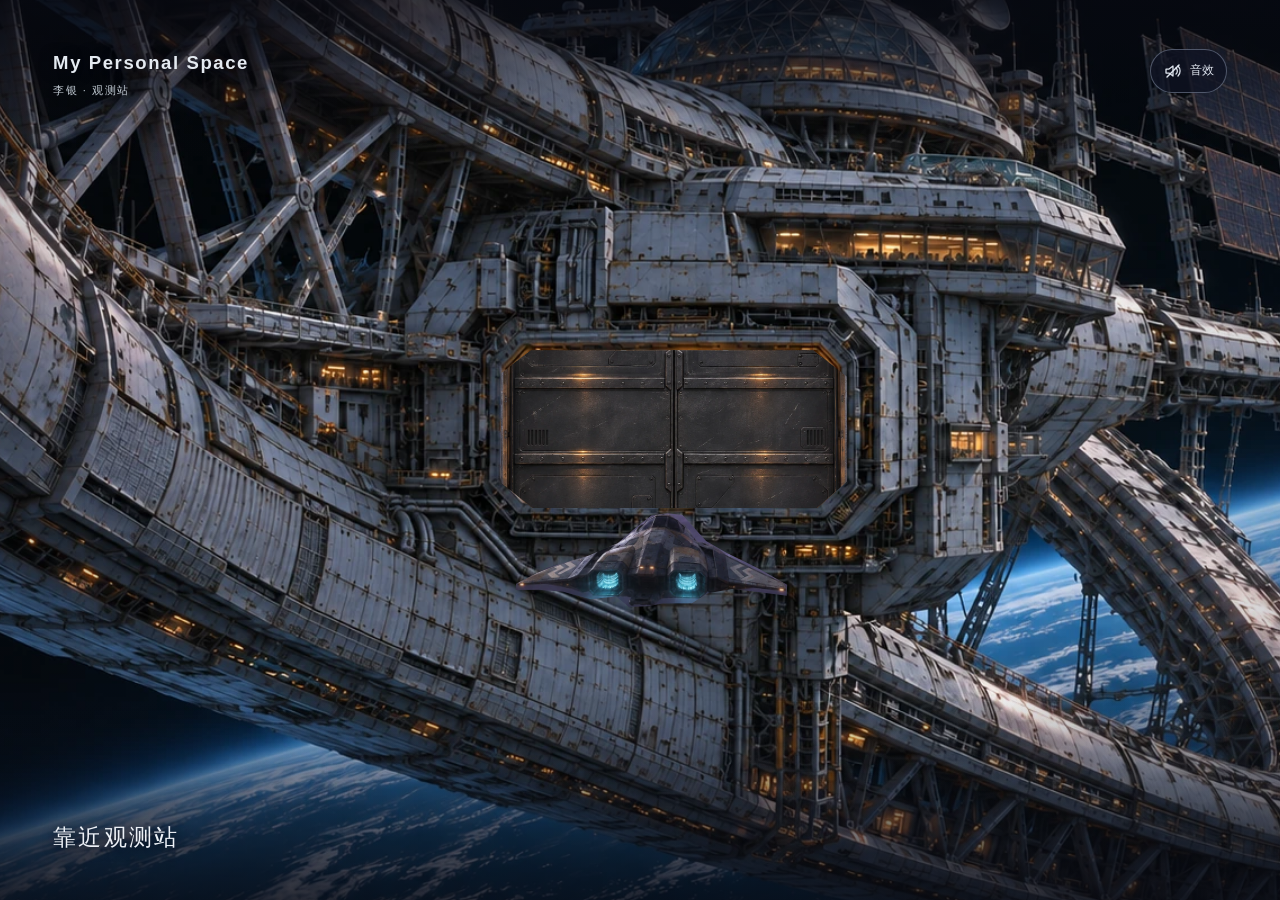
<file: index.html>
<!doctype html>
<html lang="zh-CN">
<head>
  <meta charset="utf-8">
  <meta name="viewport" content="width=device-width, initial-scale=1">
  <title>My Personal Space</title>
  <meta name="description" content="李银的个人空间。由工作台进入研究室、项目库和自叙帖。">
  <script>
    const rooms = ["#desk", "#story", "#research", "#projects", "#collection", "#coast", "#harbor", "#ridge"];
    const archived = ["#research/field", "#research/robotics"].includes(location.hash);
    const relay = location.hash.startsWith("#relay-");
    const entry = relay ? "nearshore.html" : archived ? "workroom.html" : "experience.html";
    const hash = relay || archived || rooms.includes(location.hash) ? location.hash : "";
    location.replace(entry + location.search + hash);
  </script>
</head>
<body>
  <main><a href="experience.html">进入个人空间</a></main>
</body>
</html>
</file>
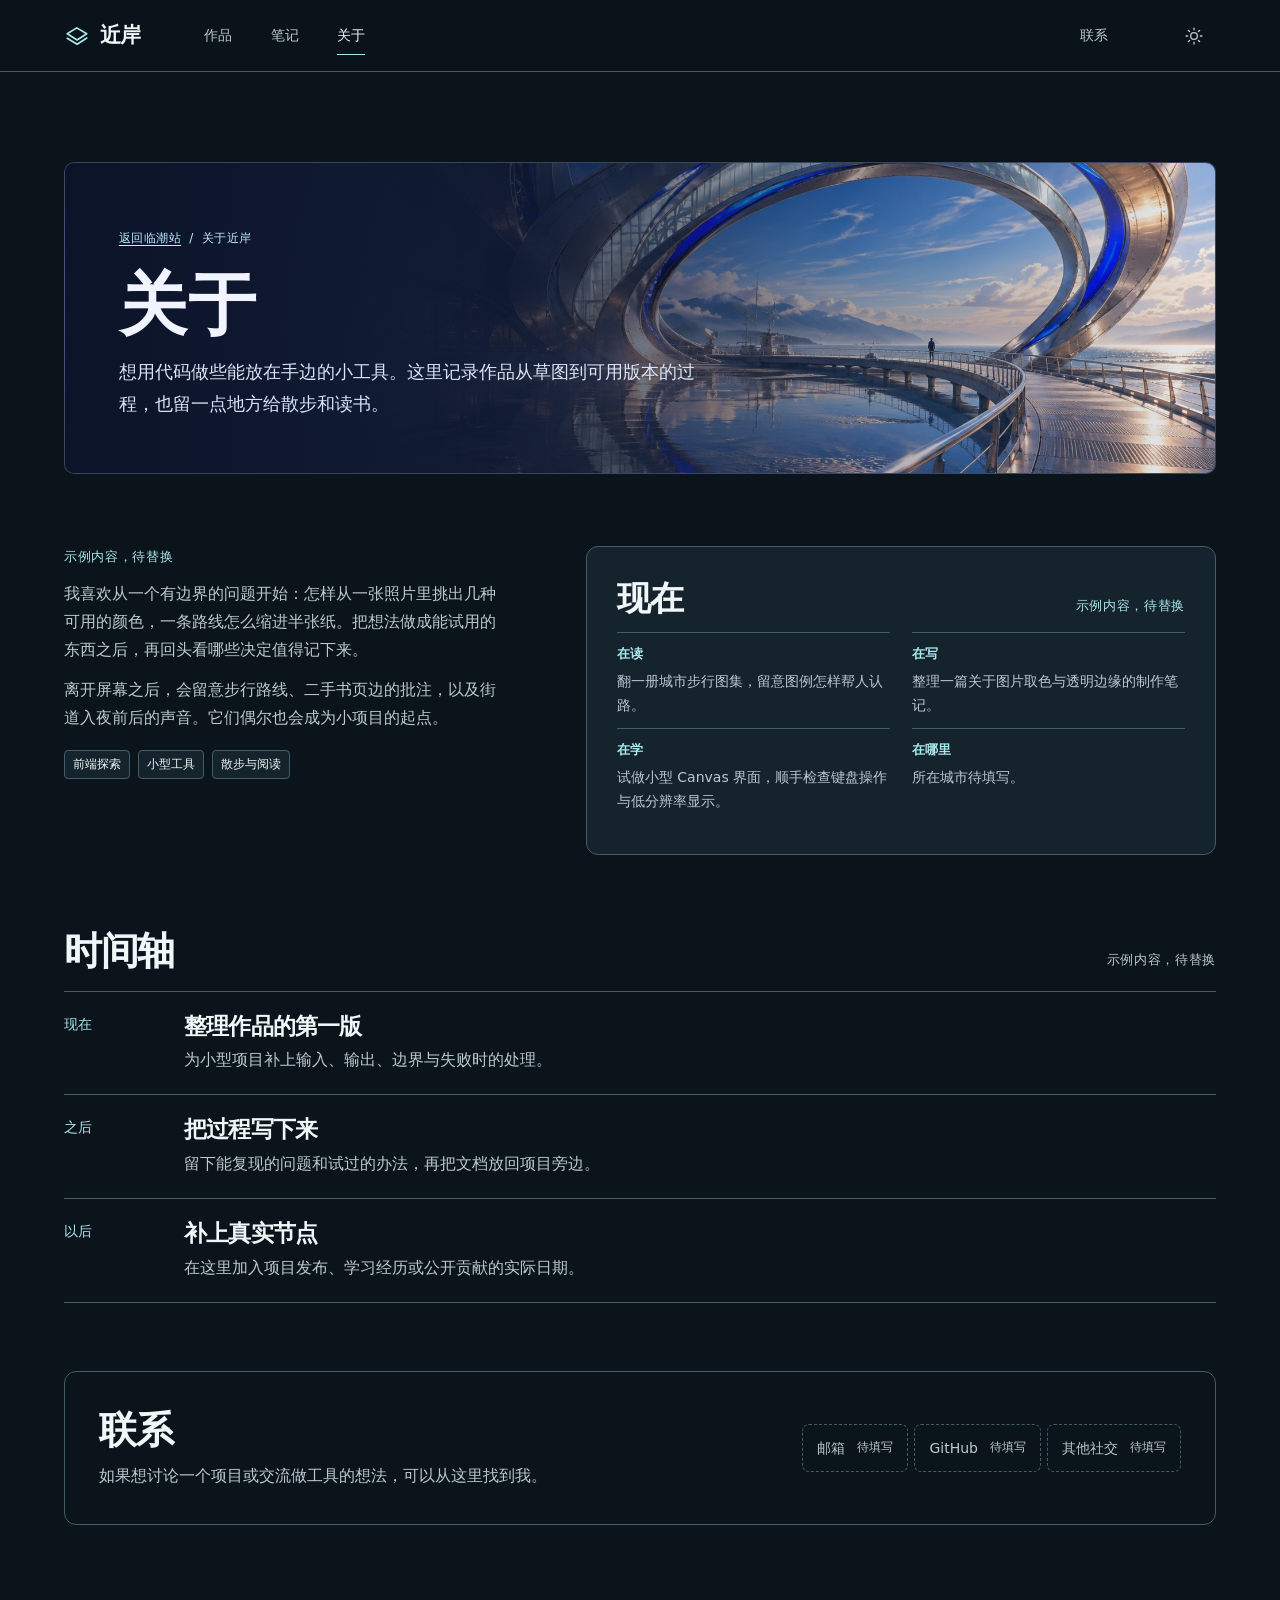
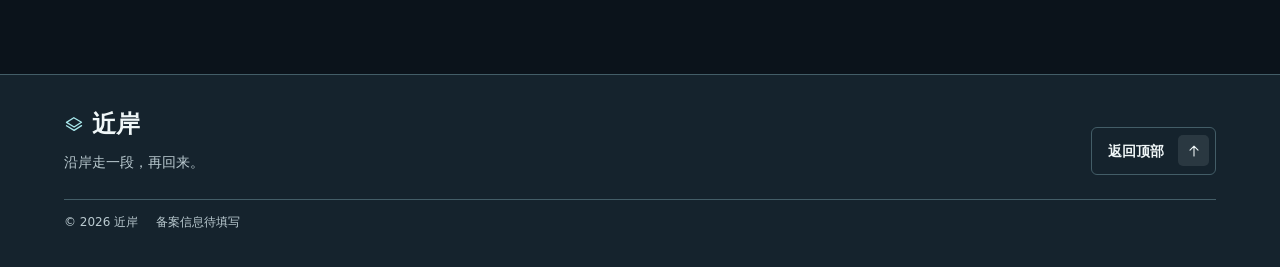
<file: about.html>
<!doctype html>
<html lang="zh-CN" data-theme="dark">
<head>
  <meta charset="utf-8">
  <meta name="viewport" content="width=device-width, initial-scale=1">
  <meta name="description" content="了解近岸的站点介绍、兴趣、近况与联系入口。">
  <meta name="color-scheme" content="dark light">
  <title>关于｜近岸</title>
  <link rel="icon" href="assets/img/favicon.svg" type="image/svg+xml">
  <script src="assets/js/site.js"></script>
  <link rel="stylesheet" href="assets/css/site.css">
  <script defer src="content/site.js"></script>
  <script defer src="content/projects.js"></script>
  <script defer src="content/notes.js"></script>
  <script defer src="assets/js/views.js"></script>
</head>
<body data-page="about">
  <div data-shell-header></div>
  <main id="main" tabindex="-1" data-view></main>
  <div data-shell-footer></div>
</body>
</html>
</file>
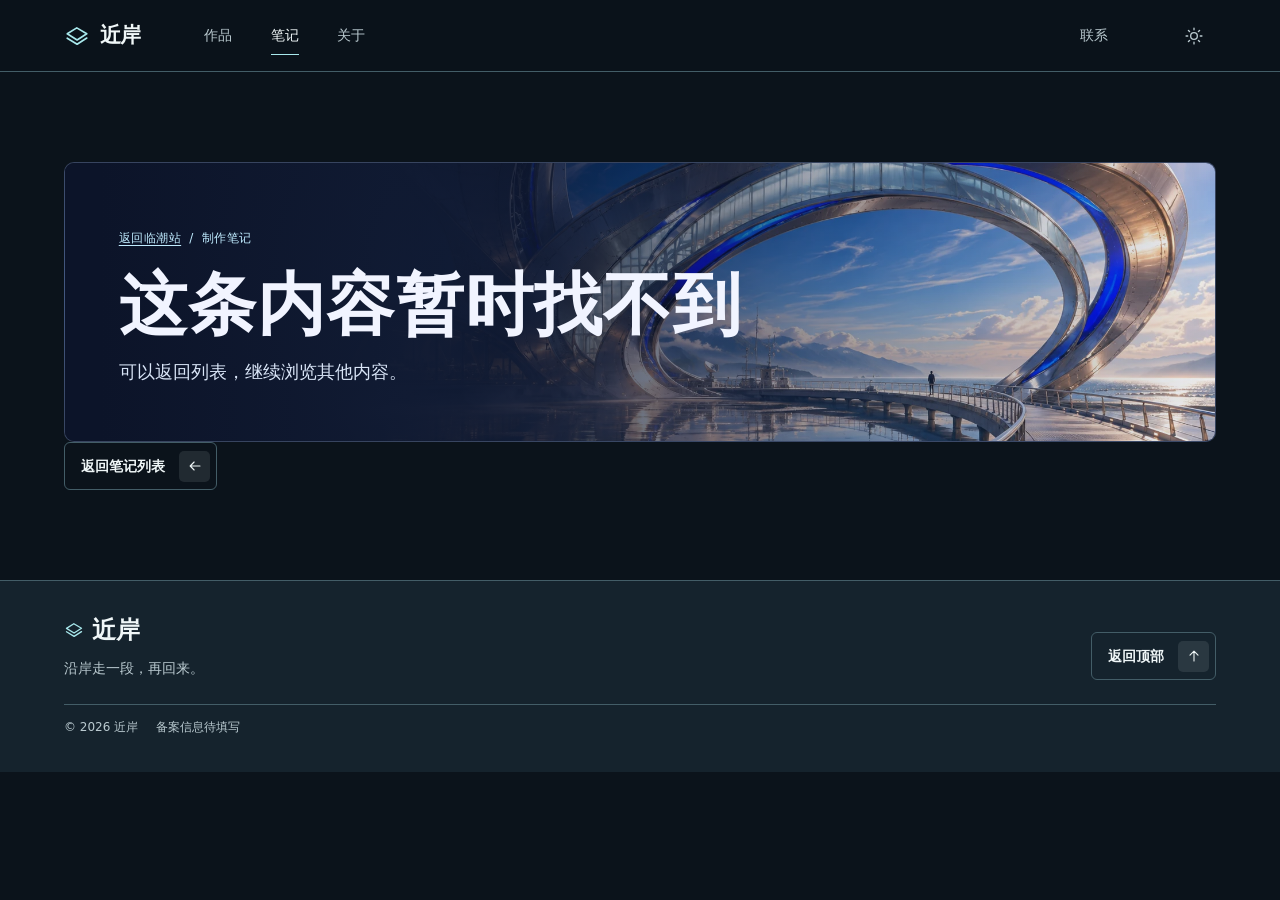
<file: article.html>
<!doctype html>
<html lang="zh-CN" data-theme="dark">
<head>
  <meta charset="utf-8">
  <meta name="viewport" content="width=device-width, initial-scale=1">
  <meta name="description" content="阅读近岸的技术笔记与随笔正文。">
  <meta name="color-scheme" content="dark light">
  <title>文章｜近岸</title>
  <link rel="icon" href="assets/img/favicon.svg" type="image/svg+xml">
  <script src="assets/js/site.js"></script>
  <link rel="stylesheet" href="assets/css/site.css">
  <script defer src="content/site.js"></script>
  <script defer src="content/projects.js"></script>
  <script defer src="content/notes.js"></script>
  <script defer src="assets/js/views.js"></script>
</head>
<body data-page="article">
  <div data-shell-header></div>
  <main id="main" tabindex="-1" data-view></main>
  <div data-shell-footer></div>
</body>
</html>
</file>
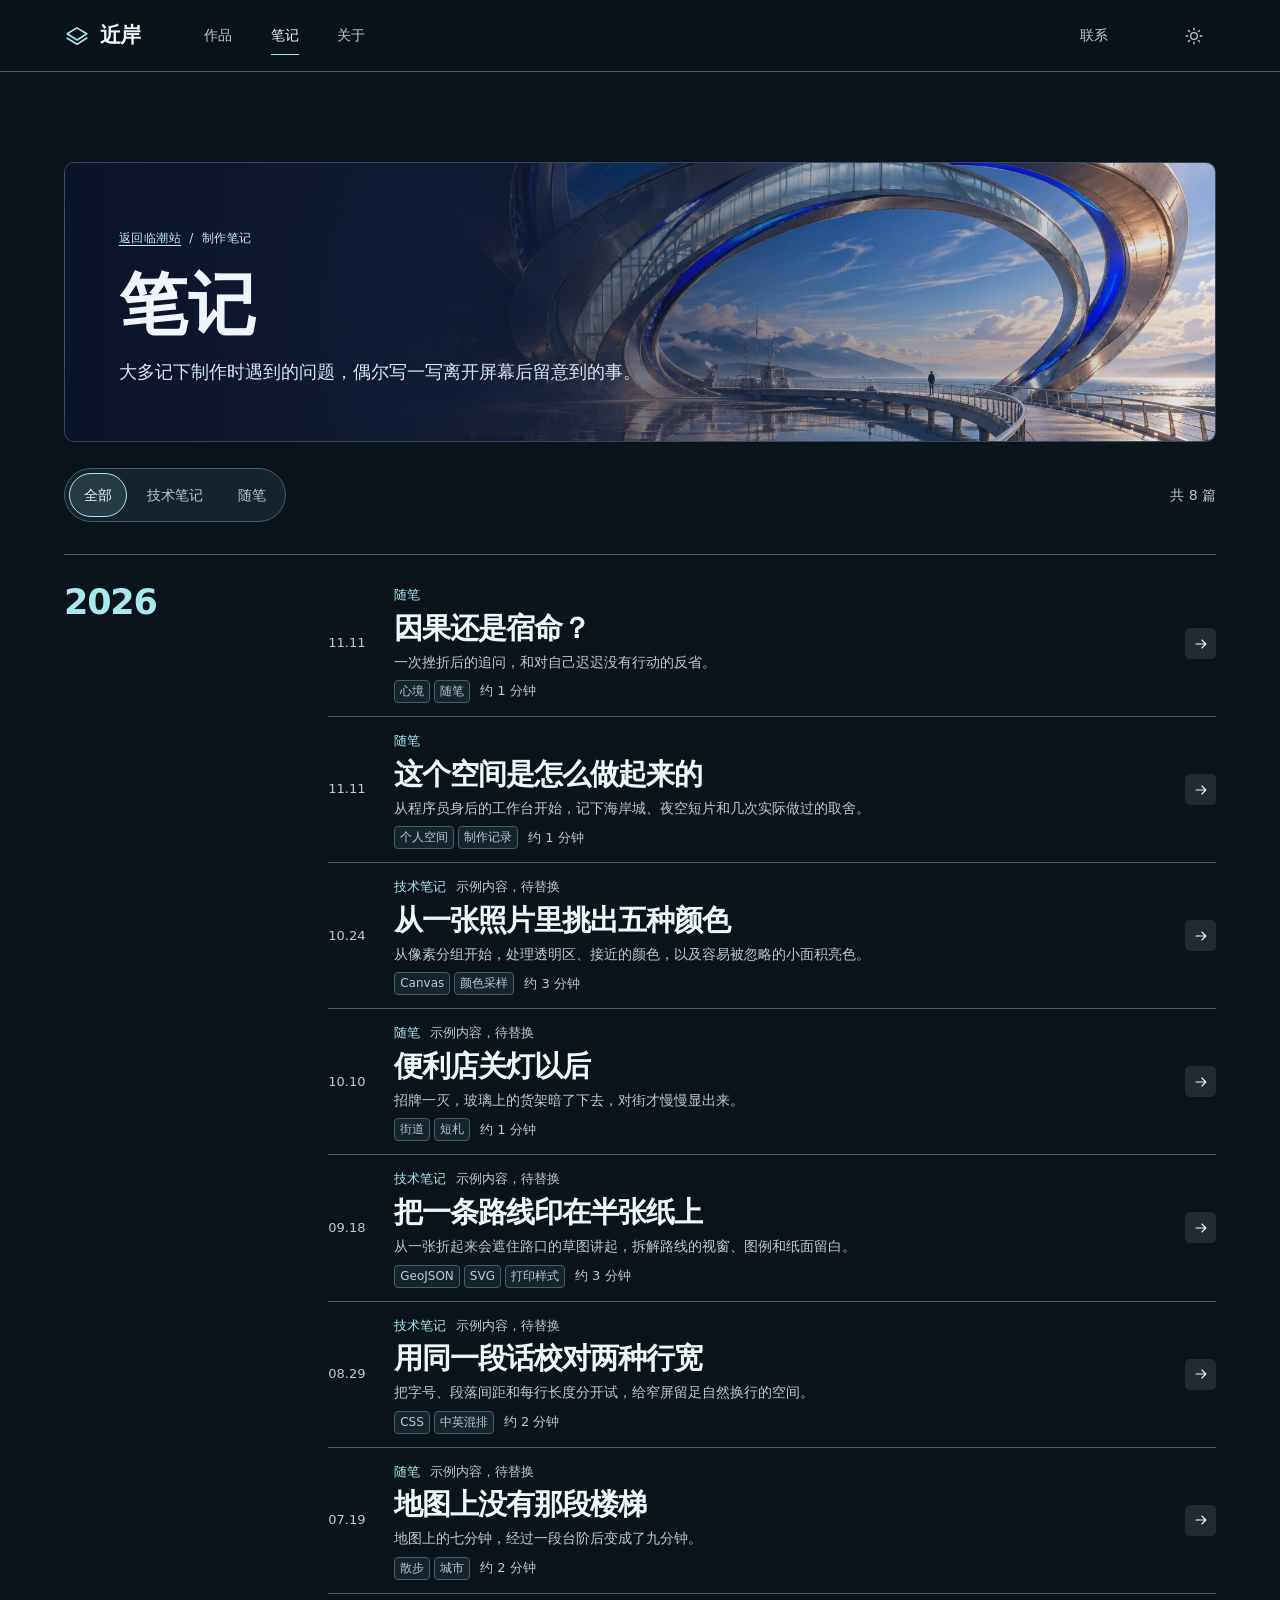
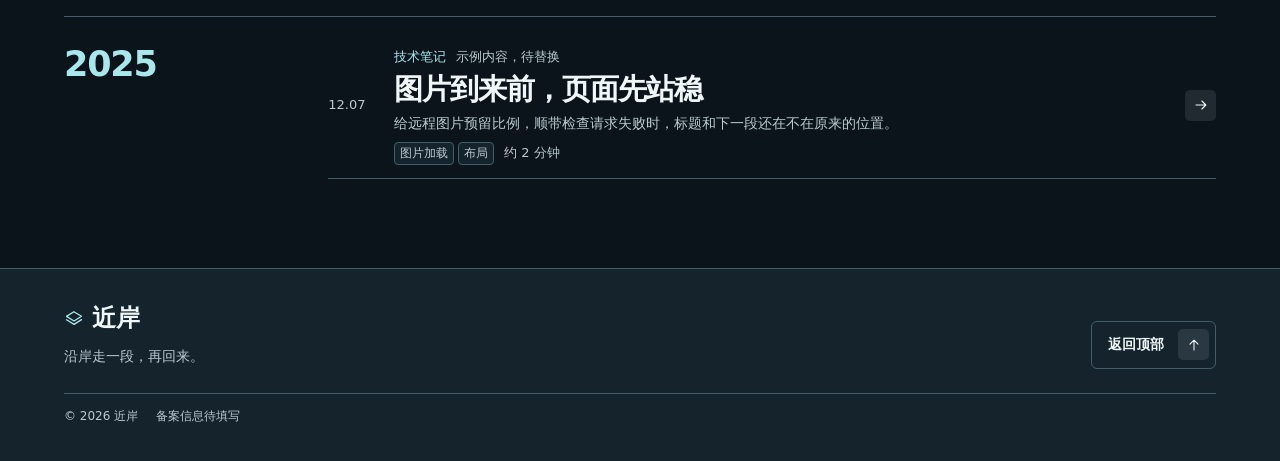
<file: blog.html>
<!doctype html>
<html lang="zh-CN" data-theme="dark">
<head>
  <meta charset="utf-8">
  <meta name="viewport" content="width=device-width, initial-scale=1">
  <meta name="description" content="近岸的技术笔记和日常随笔，按年份与体裁整理。">
  <meta name="color-scheme" content="dark light">
  <title>笔记｜近岸</title>
  <link rel="icon" href="assets/img/favicon.svg" type="image/svg+xml">
  <script src="assets/js/site.js"></script>
  <link rel="stylesheet" href="assets/css/site.css">
  <script defer src="content/site.js"></script>
  <script defer src="content/projects.js"></script>
  <script defer src="content/notes.js"></script>
  <script defer src="assets/js/views.js"></script>
</head>
<body data-page="notes">
  <div data-shell-header></div>
  <main id="main" tabindex="-1" data-view></main>
  <div data-shell-footer></div>
</body>
</html>
</file>
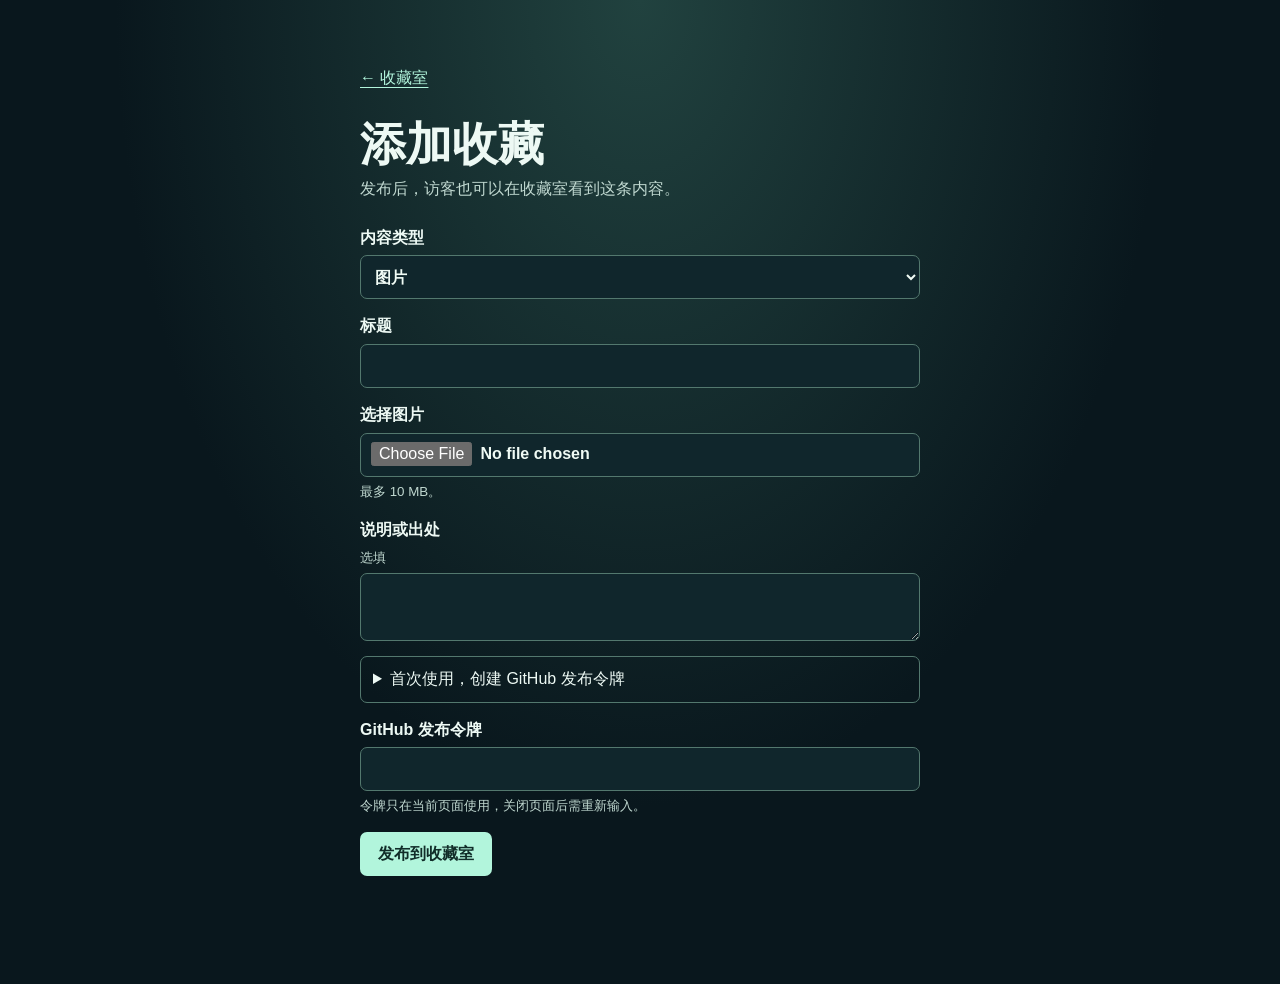
<file: collection-editor.html>
<!doctype html>
<html lang="zh-CN">
<head>
  <meta charset="utf-8">
  <meta name="viewport" content="width=device-width, initial-scale=1">
  <meta name="robots" content="noindex,nofollow">
  <meta http-equiv="Content-Security-Policy" content="default-src 'none'; script-src 'self'; style-src 'self'; connect-src https://api.github.com; img-src 'self' blob:; media-src blob:; base-uri 'none'; form-action 'none'; object-src 'none'">
  <title>添加收藏｜My Personal Space</title>
  <link rel="stylesheet" href="assets/css/collection-editor.css">
  <script defer src="assets/js/collection-editor.js"></script>
</head>
<body>
  <main>
    <a class="back" href="experience.html#collection">← 收藏室</a>
    <h1>添加收藏</h1>
    <p>发布后，访客也可以在收藏室看到这条内容。</p>
    <form id="collection-editor">
      <label>内容类型
        <select name="kind">
          <option value="image">图片</option>
          <option value="video">上传短视频</option>
          <option value="video-link">视频链接</option>
          <option value="quote">语录</option>
        </select>
      </label>
      <label>标题<input name="title" maxlength="60" required></label>
      <label id="editor-file-field">选择图片<input name="file" type="file" accept="image/jpeg,image/png,image/webp,image/gif,image/avif" required><small>最多 10 MB。</small></label>
      <label id="editor-url-field" hidden>视频链接<input name="url" type="url" placeholder="https://…" maxlength="2000" disabled><small>支持 HTTPS 分享链接，访客会在原平台打开。</small></label>
      <label id="editor-quote-field" hidden>语录正文<textarea name="quote" rows="4" maxlength="2000" disabled></textarea></label>
      <label>说明或出处 <small>选填</small><textarea name="description" rows="2" maxlength="300"></textarea></label>
      <div id="editor-preview" hidden></div>
      <details>
        <summary>首次使用，创建 GitHub 发布令牌</summary>
        <p>打开 <a href="https://github.com/settings/personal-access-tokens/new?name=Personal%20Space%20Publisher&amp;target_name=nanfengjunhuai&amp;contents=write" target="_blank" rel="noopener noreferrer">GitHub 令牌设置 ↗</a>，选择 <strong>Only select repositories → mysite</strong>，将 <strong>Contents</strong> 设为 <strong>Read and write</strong>，生成后粘贴到下方。</p>
      </details>
      <label>GitHub 发布令牌<input name="token" type="password" autocomplete="off" autocapitalize="off" spellcheck="false" required><small>令牌只在当前页面使用，关闭页面后需重新输入。</small></label>
      <button type="submit">发布到收藏室</button>
      <p id="editor-status" role="status" aria-live="polite"></p>
      <a id="editor-result" href="experience.html#collection" hidden>返回收藏室 →</a>
    </form>
  </main>
</body>
</html>
</file>
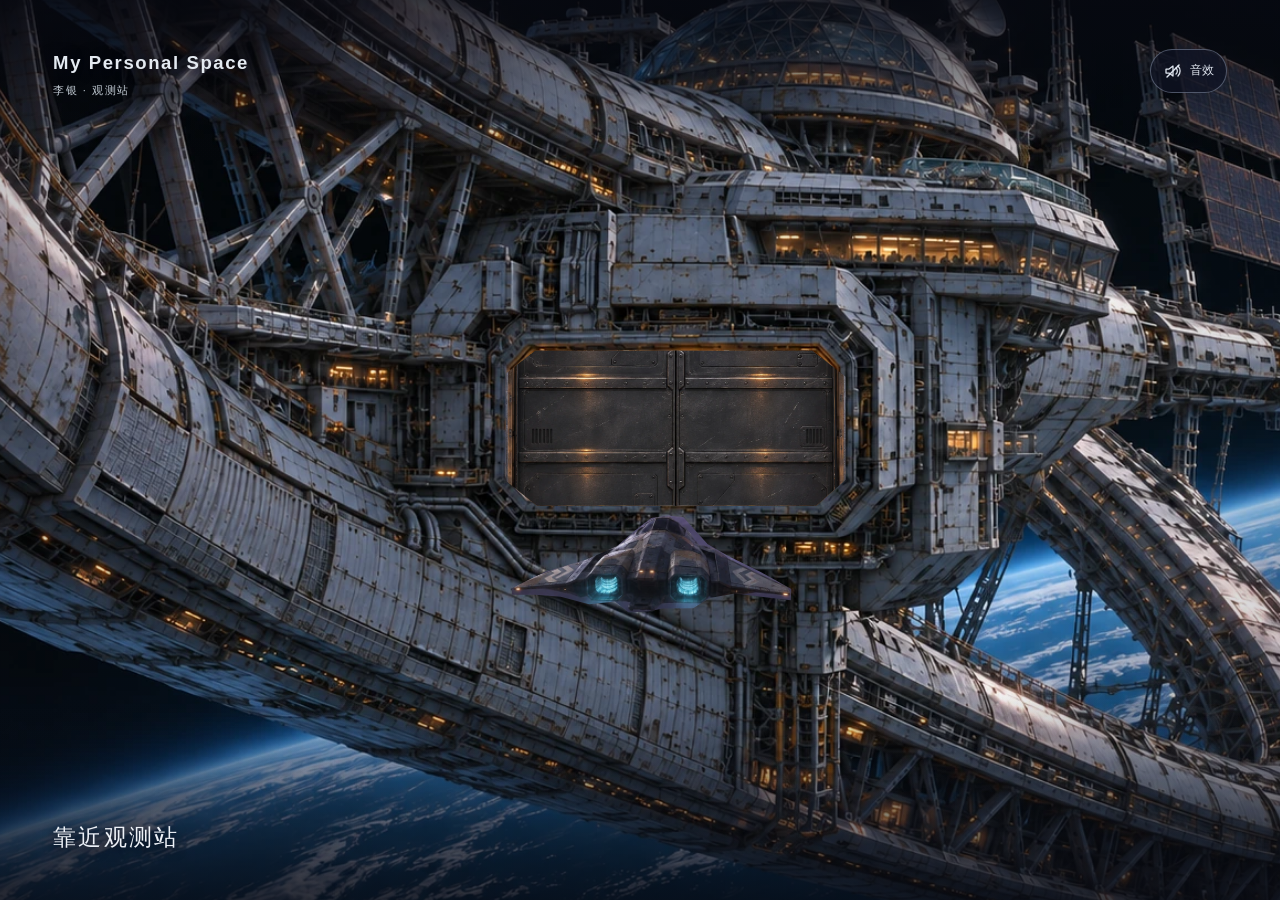
<file: experience.html>
<!doctype html>
<html lang="zh-CN">
<head>
  <meta charset="utf-8">
  <meta name="viewport" content="width=device-width,initial-scale=1">
  <meta name="theme-color" content="#101b22">
  <meta name="description" content="李银的个人空间。走进海边观测站，打开自叙帖，探索研究、项目和收藏。">
  <meta property="og:type" content="website">
  <meta property="og:title" content="李银 · My Personal Space">
  <meta property="og:description" content="走进海边观测站，打开自叙帖，探索研究、项目和收藏。">
  <meta property="og:image" content="https://nanfengjunhuai.github.io/mysite/assets/img/station-workshop.webp">
  <meta name="twitter:card" content="summary_large_image">
  <title>李银 · My Personal Space</title>
  <link rel="icon" href="assets/img/favicon.svg">
  <link rel="stylesheet" href="assets/css/experience.css?v=stable-scenes">
  <link rel="stylesheet" href="assets/css/arrival.css?v=stable-scenes">
  <link rel="stylesheet" href="assets/css/atlas.css">
  <link rel="preload" href="assets/img/station-workshop.webp" as="image" media="not all and (max-aspect-ratio: 4/5)">
  <link rel="preload" href="assets/img/station-workshop-portrait.webp" as="image" media="(max-aspect-ratio: 4/5)">
  <script defer src="content/site.js"></script>
  <script defer src="content/notes.js"></script>
  <script defer src="content/projects.js"></script>
  <script defer src="content/collection.js"></script>
  <script defer src="content/field-study.js"></script>
  <script defer src="content/world-models.js"></script>
  <script defer src="assets/js/atlas.js"></script>
  <script defer src="assets/js/experience.js?v=stable-scenes"></script>
  <script defer src="assets/js/arrival.js?v=stable-scenes"></script>
</head>
<body>
  <section id="arrival" aria-label="抵达观测站" hidden>
    <canvas class="arrival-film" width="1" height="1" aria-hidden="true"></canvas>
    <div class="arrival-grade" aria-hidden="true"></div>
    <div class="arrival-frame">
      <div class="arrival-heading"><strong lang="en">My Personal Space</strong><span>李银 · 观测站</span></div>
      <button id="arrival-sound" type="button" aria-pressed="false" aria-label="开启开场音效">
        <svg aria-hidden="true" width="20" height="20" viewBox="0 0 20 20" fill="none">
          <path d="M3 8h3l4-3v10l-4-3H3zM13 7a4 4 0 010 6m2-8a7 7 0 010 10" stroke="currentColor" stroke-width="1.25" stroke-linecap="round" stroke-linejoin="round"/>
          <path d="M4 16 16 4" class="mute-line" stroke="currentColor" stroke-width="1.4" stroke-linecap="round"/>
        </svg>
        <span>音效</span>
      </button>
      <button type="button" id="flight-access">进入工作台</button>
      <div class="flight-readout" role="status"><strong id="flight-status">靠近观测站</strong><span id="flight-caption"></span></div>
    </div>
  </section>
  <main id="experience" aria-label="李银的个人空间">
    <div id="scenes" class="scenes"></div>
    <div class="vignette" aria-hidden="true"></div>
    <div class="shutter" aria-hidden="true"><div class="passage"></div></div>
    <aside id="field-note" class="field-note" aria-labelledby="field-note-name" hidden>
      <div role="status"><h2 id="field-note-name"></h2><p></p></div>
      <button type="button" aria-label="收起观察记录">×</button>
    </aside>
    <a id="field-back" href="#research" hidden><span aria-hidden="true">‹</span> 返回研究室</a>
    <header class="signature">
      <a class="home" href="#desk" aria-label="李银的个人空间，回工作台"><span class="orbit-mark" aria-hidden="true"></span><span><strong lang="en">My Personal Space</strong><small id="owner">李银</small></span></a>
    </header>
    <footer class="scene-controls">
      <div class="scene-location" aria-live="polite"><span id="location-kicker">观测站</span><strong id="location-name" tabindex="-1">工作台</strong></div>
      <p id="scene-message" role="status" hidden></p>
      <div class="scene-buttons">
        <div class="view-track" aria-hidden="true"><i></i></div>
        <button type="button" id="look-left" class="look" aria-label="向左看">‹</button>
        <button type="button" id="atlas" aria-haspopup="dialog" aria-controls="station-atlas"><span aria-hidden="true">◇</span> 航图</button>
        <button type="button" id="look-right" class="look" aria-label="向右看">›</button>
      </div>
    </footer>
    <noscript><p class="no-script"><a href="workroom.html">打开工作台</a></p></noscript>
  </main>
  <dialog class="visor" id="visor" aria-labelledby="visor-title">
    <div class="visor-head">
      <h2 id="visor-title"></h2>
      <form method="dialog"><button type="submit" aria-label="关闭">×</button></form>
    </div>
    <div id="visor-content" class="visor-content"></div>
  </dialog>
  <dialog id="station-atlas" aria-labelledby="station-atlas-title">
    <header class="atlas-header">
      <div><span id="atlas-location"></span><h2 id="station-atlas-title">站内航图</h2></div>
      <form method="dialog"><button type="submit" aria-label="关闭航图">×</button></form>
    </header>
    <div class="atlas-layout">
      <div class="atlas-map" role="group" aria-label="观测站舱室"></div>
      <section class="atlas-preview" aria-labelledby="atlas-room-name">
        <div class="atlas-window"><img alt="" decoding="async"><span class="atlas-indicator" aria-hidden="true"></span></div>
        <div class="atlas-room-info"><div><h3 id="atlas-room-name"></h3><p></p></div><button type="button" id="atlas-enter">进入</button></div>
        <a class="atlas-orbit" href="world.html">观察站体外部 <span aria-hidden="true">↗</span></a>
      </section>
    </div>
  </dialog>
</body>
</html>
</file>
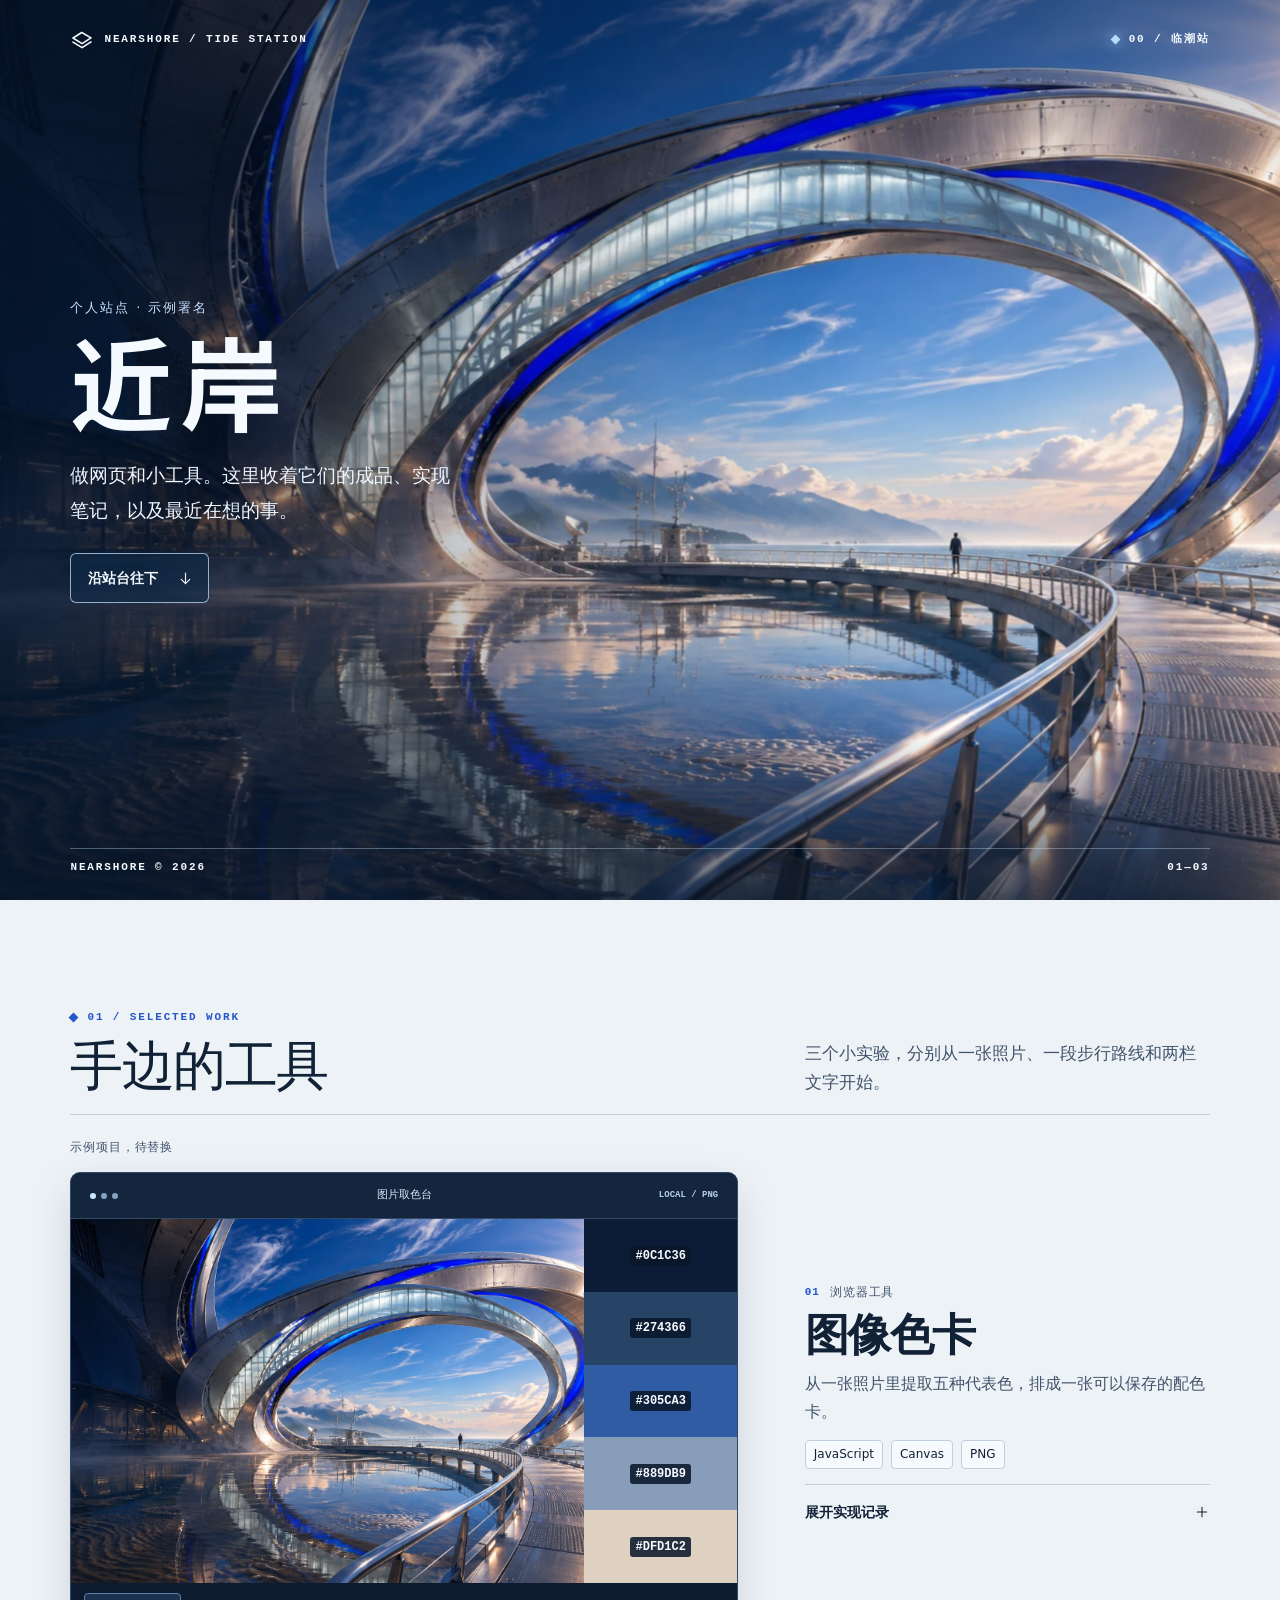
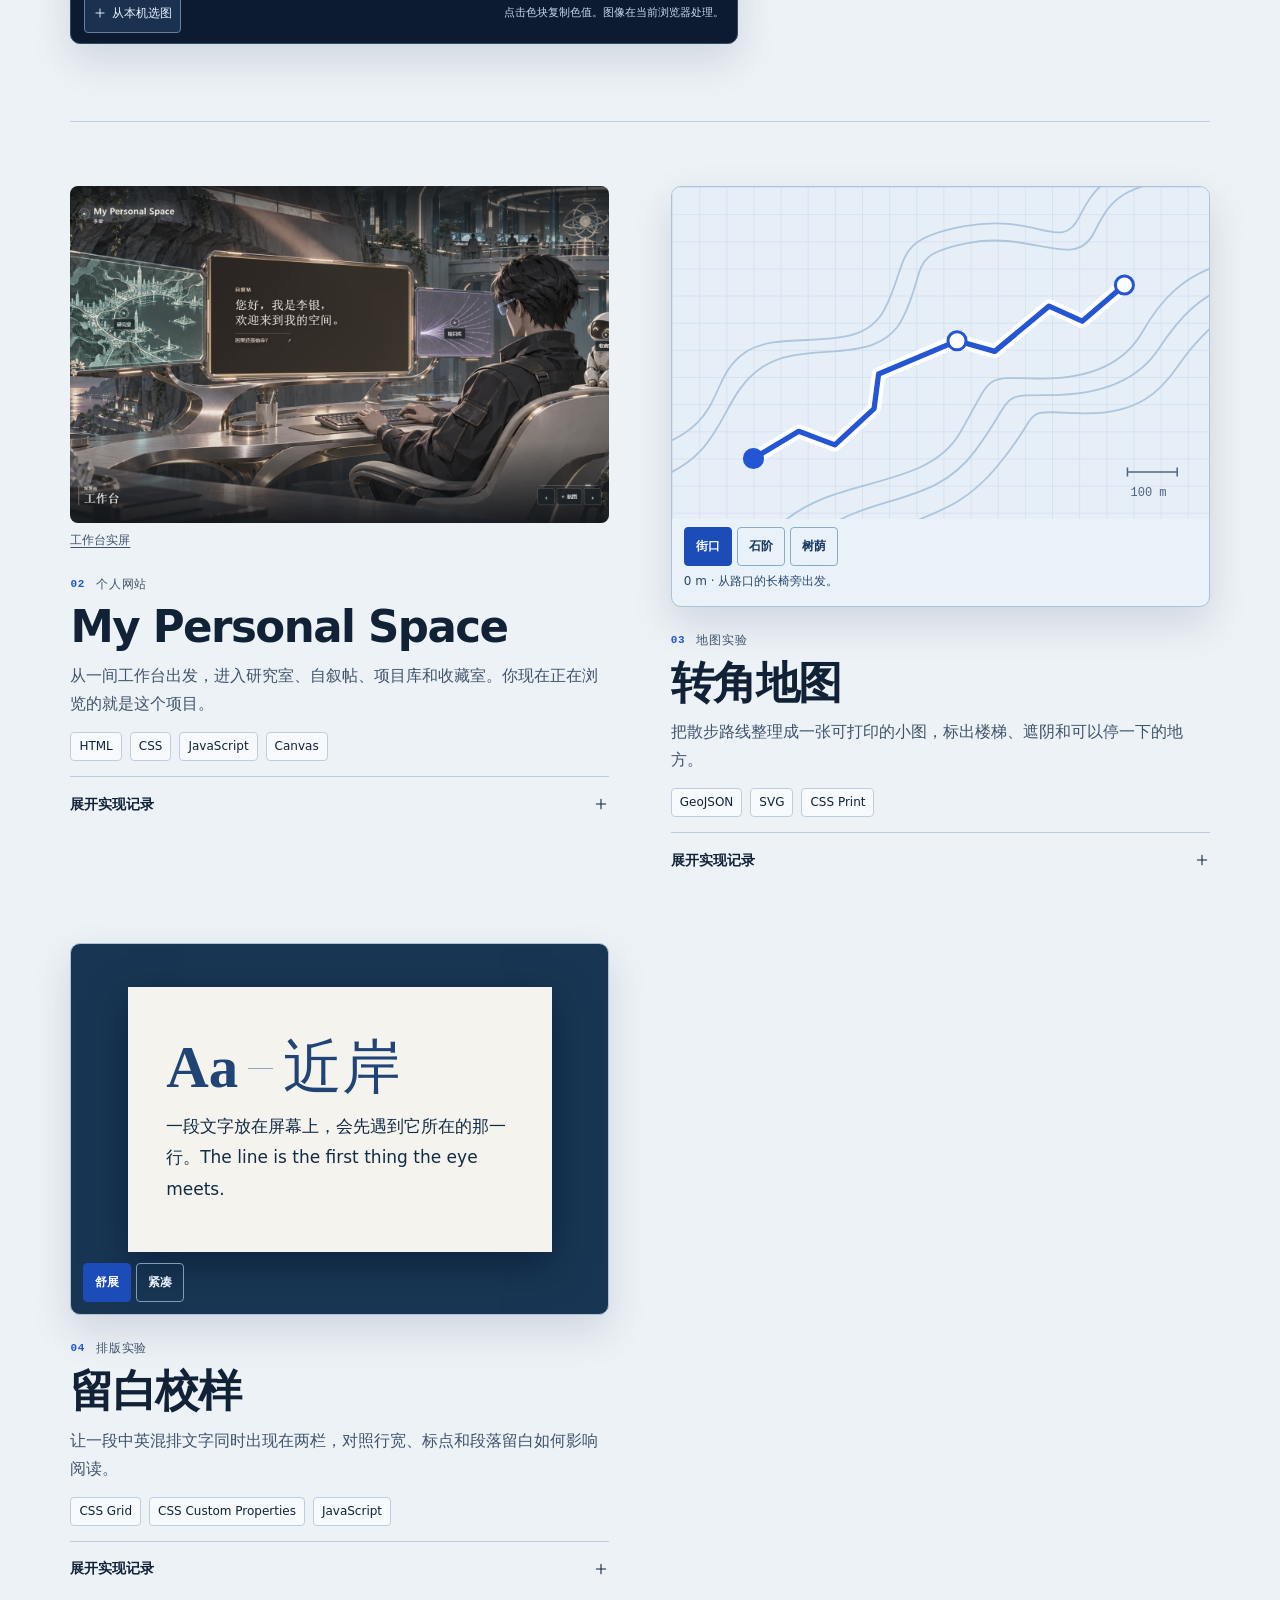
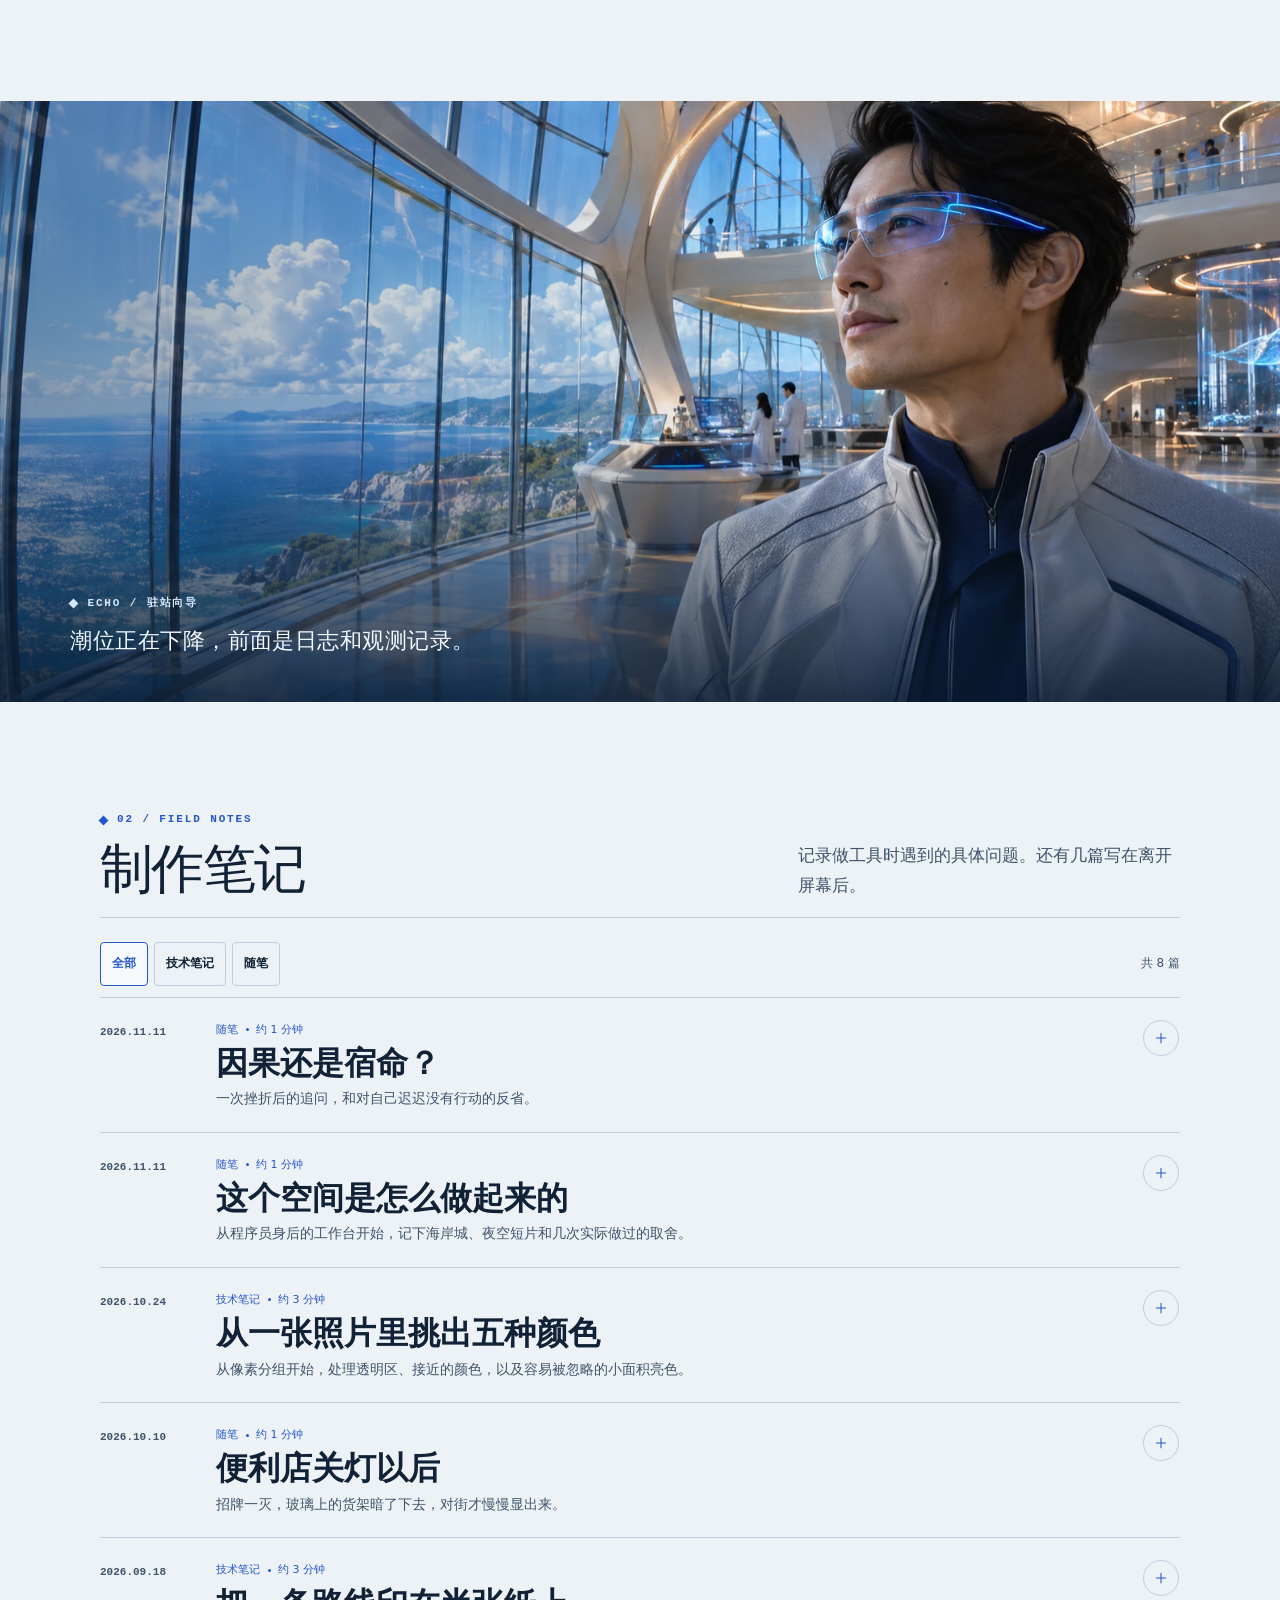
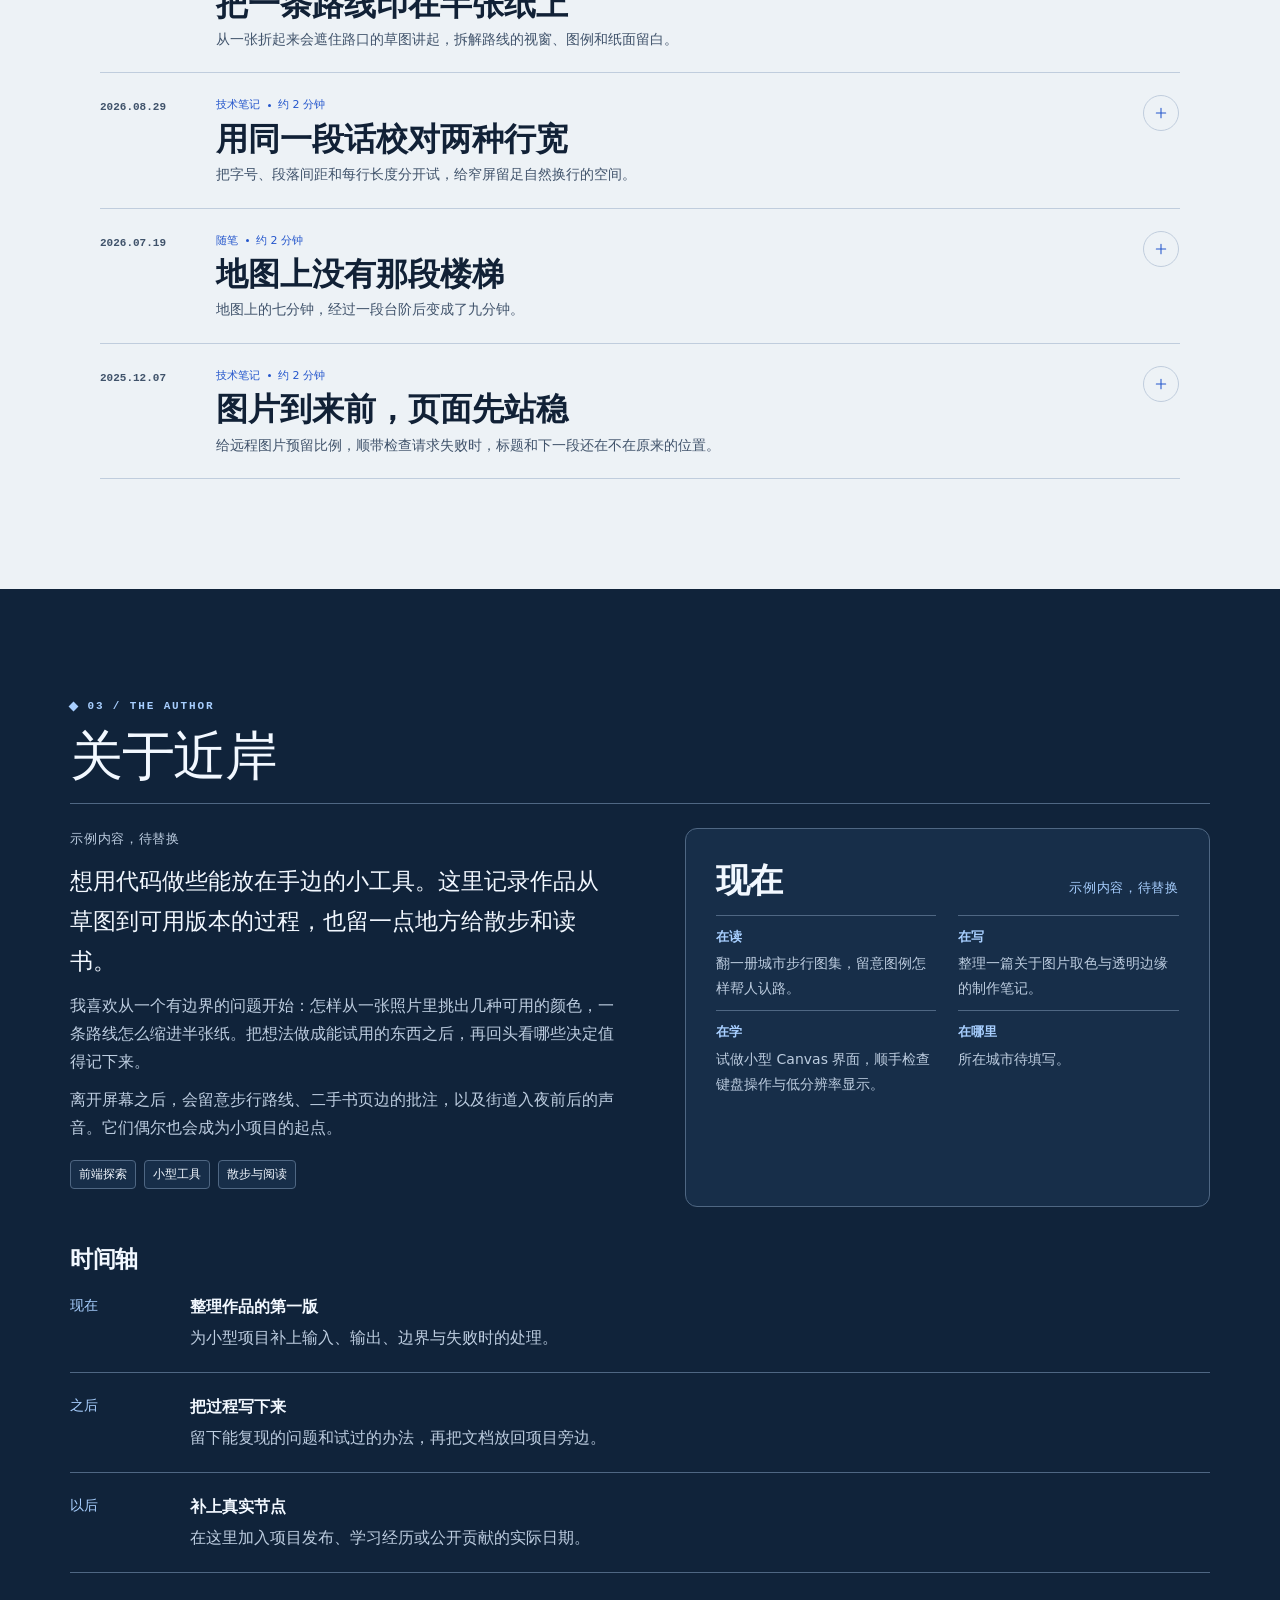
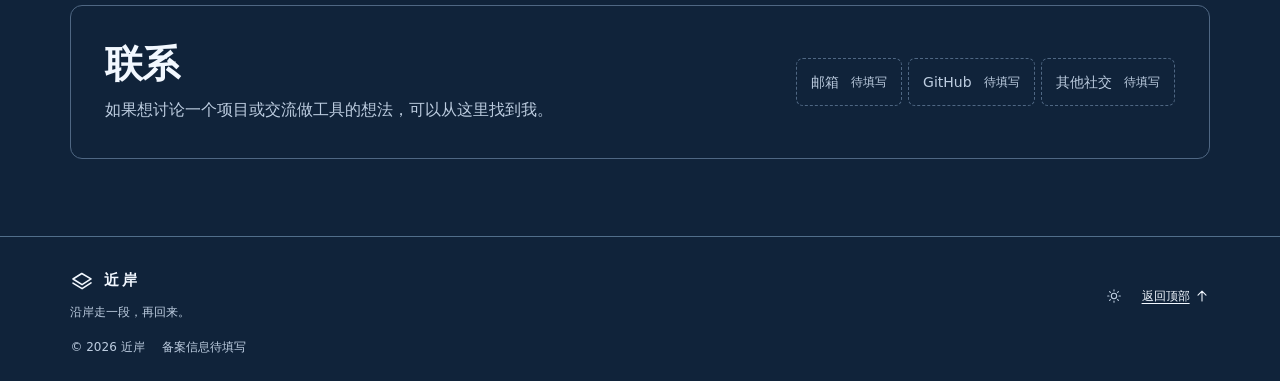
<file: nearshore.html>
<!doctype html>
<html lang="zh-CN" data-theme="light">
<head>
  <meta charset="utf-8">
  <meta name="viewport" content="width=device-width, initial-scale=1">
  <meta name="description" content="从临潮站走进近岸的网页工具、技术笔记和个人近况。">
  <meta name="color-scheme" content="dark light">
  <title>临潮站｜近岸</title>
  <link rel="icon" href="assets/img/favicon.svg" type="image/svg+xml">
  <script src="assets/js/site.js"></script>
  <link rel="stylesheet" href="assets/css/site.css">
  <script defer src="content/site.js"></script>
  <script defer src="content/projects.js"></script>
  <script defer src="content/notes.js"></script>
  <script defer src="assets/js/views.js"></script>
  <link rel="stylesheet" href="assets/css/home.css">
  <script defer src="assets/js/coast.js"></script>
</head>
<body data-page="home">
  <div data-shell-header></div>
  <main id="main" tabindex="-1" data-view></main>
  <div data-shell-footer></div>
</body>
</html>
</file>
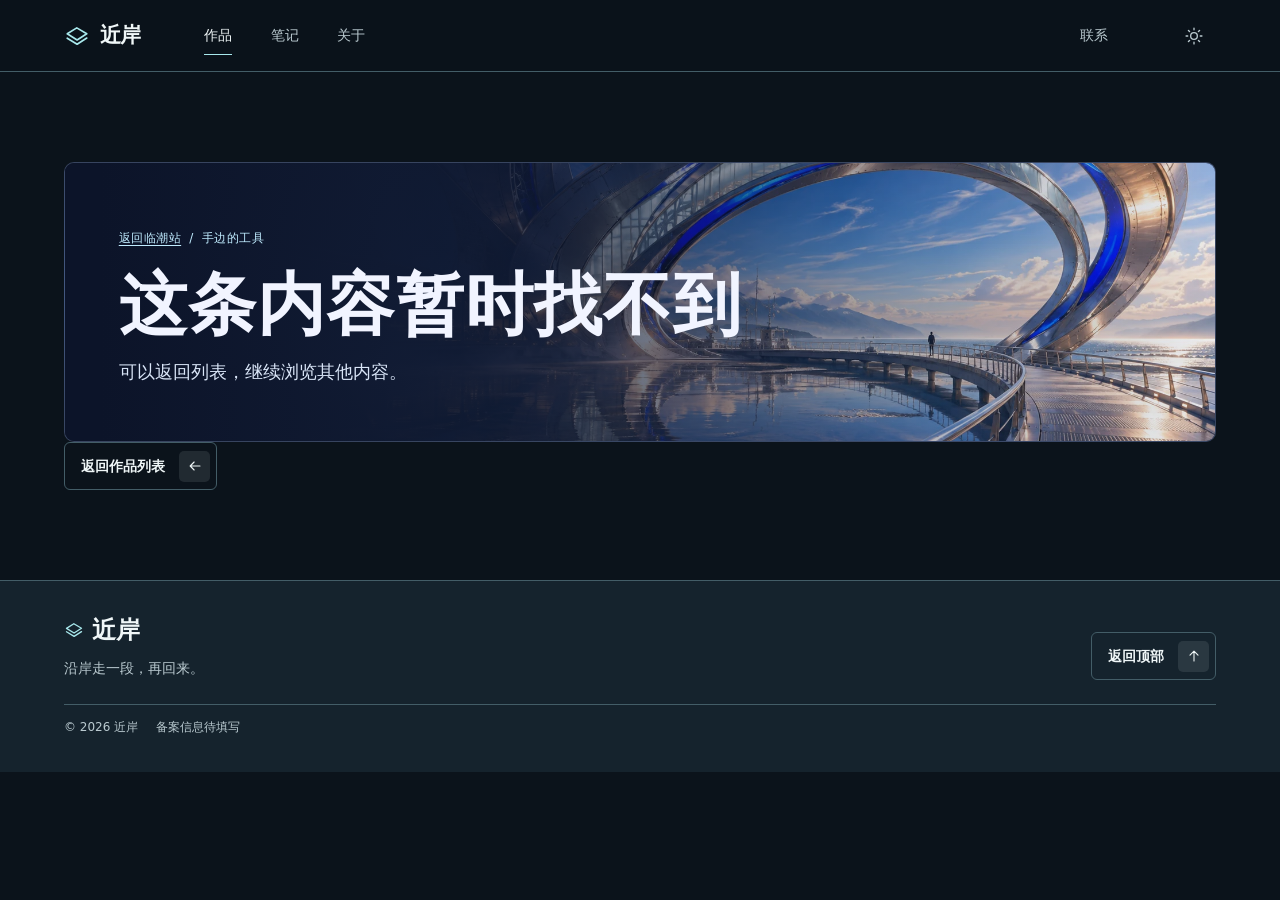
<file: project.html>
<!doctype html>
<html lang="zh-CN" data-theme="dark">
<head>
  <meta charset="utf-8">
  <meta name="viewport" content="width=device-width, initial-scale=1">
  <meta name="description" content="查看近岸示例作品的使用场景、技术栈与实现取舍。">
  <meta name="color-scheme" content="dark light">
  <title>项目详情｜近岸</title>
  <link rel="icon" href="assets/img/favicon.svg" type="image/svg+xml">
  <script src="assets/js/site.js"></script>
  <link rel="stylesheet" href="assets/css/site.css">
  <script defer src="content/site.js"></script>
  <script defer src="content/projects.js"></script>
  <script defer src="content/notes.js"></script>
  <script defer src="assets/js/views.js"></script>
</head>
<body data-page="project">
  <div data-shell-header></div>
  <main id="main" tabindex="-1" data-view></main>
  <div data-shell-footer></div>
</body>
</html>
</file>
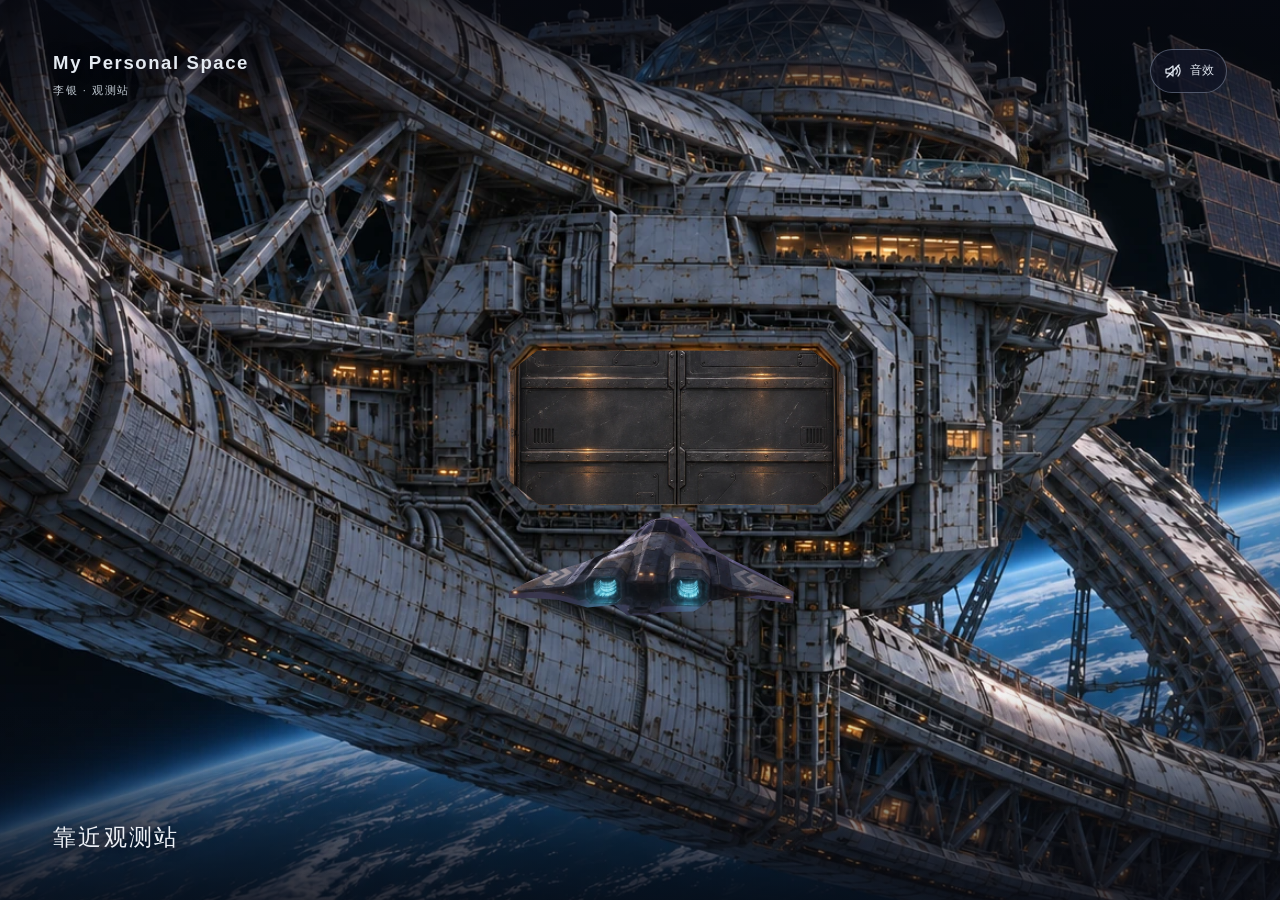
<file: workroom.html>
<!doctype html>
<html lang="zh-CN">
<head>
  <meta charset="utf-8">
  <meta name="viewport" content="width=device-width, initial-scale=1">
  <meta name="color-scheme" content="dark">
  <title>My Personal Space</title>
  <meta name="description" content="李银的个人空间。由工作台进入研究室、项目库和自叙帖。">
  <script>
    if (!["#research/field", "#research/robotics"].includes(location.hash)) {
      const rooms = ["#desk", "#story", "#research", "#projects", "#collection", "#coast", "#harbor", "#ridge"];
      const hash = rooms.includes(location.hash) ? location.hash : "";
      location.replace("experience.html" + location.search + hash);
    }
  </script>
  <link rel="icon" href="assets/img/favicon.svg" type="image/svg+xml">
  <link rel="stylesheet" href="assets/css/workroom.css?v=archive">
  <link rel="stylesheet" href="assets/css/field-study.css">
  <link rel="stylesheet" href="assets/css/project-bay.css">
  <link rel="stylesheet" href="assets/css/story-room.css">
  <link rel="stylesheet" href="assets/css/robotics-study.css">
  <link rel="stylesheet" href="assets/css/collection-room.css">
  <link rel="stylesheet" href="assets/css/spatial-scenes.css?v=research-screen">
  <link rel="stylesheet" href="assets/css/workroom-layout.css?v=research-screen">
  <link rel="stylesheet" href="assets/css/scene-motion.css">
  <script defer src="content/site.js"></script>
  <script defer src="content/projects.js"></script>
  <script defer src="content/notes.js"></script>
  <script defer src="content/field-study.js"></script>
  <script defer src="content/robotics-study.js"></script>
  <script defer src="content/collection.js"></script>
  <script defer src="assets/js/robotics-study.js"></script>
  <script defer src="assets/js/project-bay.js"></script>
  <script defer src="assets/js/workroom.js?v=archive"></script>
  <script defer src="assets/js/scene-motion.js"></script>
</head>
<body>
  <button class="sound-dial" type="button" id="sound" aria-pressed="false" aria-label="环境音" title="开启环境音">
    <span class="sound-meter" aria-hidden="true"><i></i><i></i><i></i><i></i><i></i></span>
    <span class="sound-copy" aria-hidden="true">环境音 <small id="sound-state">静音</small></span>
  </button>
  <main>
    <section class="workroom" id="desk" aria-label="工作台">
      <div class="workroom-scene" id="scene" data-phase="loading">
        <h1 class="workroom-signature" lang="en"><span id="desk-title">My Personal Space</span></h1>
        <div class="workroom-stage">
          <img class="workroom-poster" src="assets/img/workroom-settled.webp" width="1248" height="704" alt="傍晚的动漫工作室。程序员坐在悬臂桌前打字，三块显示器亮着，右侧有一个小机器人。" fetchpriority="high">
          <div class="workroom-practicals" aria-hidden="true">
            <span class="workroom-robot-light"></span>
            <svg class="desk-projection" viewBox="0 0 1248 704" preserveAspectRatio="none">
              <defs>
                <linearGradient id="desk-data-light" x2="0" y2="1">
                  <stop stop-color="#aefbff" stop-opacity="0"/>
                  <stop offset=".47" stop-color="#84edff"/>
                  <stop offset="1" stop-color="#2c9dff" stop-opacity="0"/>
                </linearGradient>
                <radialGradient id="desk-pool-light">
                  <stop stop-color="#a2f8ff" stop-opacity=".68"/>
                  <stop offset="1" stop-color="#35a7ff" stop-opacity="0"/>
                </radialGradient>
                <clipPath id="desk-projection-volume">
                  <path d="M700 513H858L855 618 801 643 713 620Z M883 354H983V447L945 469 877 452Z"/>
                </clipPath>
              </defs>
              <g class="desk-data" clip-path="url(#desk-projection-volume)">
                <path class="desk-data-flow" d="M725 516v116m17-122v119m29-120v120m22-121v119m22-121v112m22-115v110m60-265v107m19-120v128m23-125v120m25-122v123"/>
                <path class="desk-data-pulse" d="M707 606L754 588 849 604 801 623Z M890 438l33-12 49 10-31 13z"/>
              </g>
              <g class="desk-receiving-light" fill="url(#desk-pool-light)">
                <ellipse cx="780" cy="611" rx="80" ry="27"/>
                <ellipse cx="924" cy="449" rx="60" ry="15"/>
                <ellipse cx="998" cy="545" rx="164" ry="5" transform="rotate(14 998 545)"/>
              </g>
            </svg>
          </div>
          <div class="workroom-refractions" aria-hidden="true"></div>
          <div class="room-ports" id="ports" inert>
            <button class="monitor monitor--research" type="button" data-target="research">
              <span class="desk-screen-art" aria-hidden="true"><img src="assets/img/workroom-worlds.webp" width="1672" height="941" alt="" decoding="async" fetchpriority="low"></span>
              <span class="desk-screen-copy">
                <span class="desk-screen-label">研究室 <span aria-hidden="true">↗</span></span>
                <strong>海岸城</strong>
                <span class="desk-screen-caption">探索世界模型</span>
              </span>
              <span class="screen-signal" aria-hidden="true"></span>
            </button>
            <button class="monitor monitor--story" type="button" data-target="story">
              <span class="desk-journal">
                <span class="desk-screen-label">自叙帖 <span aria-hidden="true">↗</span></span>
                <strong id="desk-author"></strong>
                <span class="desk-journal-note" id="desk-journal-note"></span>
              </span>
              <span class="screen-signal" aria-hidden="true"></span>
            </button>
            <button class="monitor monitor--projects" type="button" data-target="projects">
              <span class="desk-screen-art desk-project-art" aria-hidden="true" hidden><img id="desk-project-image" width="1248" height="704" alt="" decoding="async" fetchpriority="low"></span>
              <span class="desk-screen-copy">
                <span class="desk-screen-label">项目库 <span aria-hidden="true">↗</span></span>
                <strong id="desk-project-title"></strong>
                <span class="desk-screen-caption" id="desk-project-category"></span>
              </span>
              <span class="screen-signal" aria-hidden="true"></span>
            </button>
            <button class="monitor monitor--collection" type="button" data-target="collection">
              <span class="monitor-tag">收藏室<b aria-hidden="true">↗</b></span>
              <span class="screen-signal" aria-hidden="true"></span>
            </button>
          </div>
        </div>
        <div class="view-controls" id="view-controls" role="group" aria-label="切换工作台视角" hidden>
          <div class="view-panorama" id="view-panorama" aria-hidden="true">
            <img src="assets/img/workroom-settled.webp" width="1248" height="704" alt="" draggable="false">
            <span class="view-lens"></span>
          </div>
          <div class="view-shortcuts">
            <button type="button" data-view="0" aria-label="看向研究室显示器">研究室</button>
            <button type="button" data-view="1" aria-label="看向自叙帖主屏">自叙帖</button>
            <button type="button" data-view="2" aria-label="看向项目库显示器">项目库</button>
            <button type="button" data-view="3" aria-label="看向收藏室入口">收藏室</button>
          </div>
        </div>
      </div>
    </section>

    <section class="room room--research" id="research" aria-labelledby="research-title" hidden>
      <div class="room-environment" aria-hidden="true">
        <img src="assets/img/universe-research.webp" width="1672" height="941" alt="" decoding="async" fetchpriority="low">
        <div class="research-lighting">
          <div class="research-ring"></div>
          <div class="research-reflection"></div>
        </div>
      </div>
      <header class="room-header">
        <button class="back-button" type="button" data-desk>← 工作台</button>
        <h1 id="research-title" tabindex="-1"><small lang="en">Research Lab</small><span>研究室</span></h1>
      </header>
      <div class="room-content research-console">
        <button class="research-screen" id="open-topic" type="button" aria-haspopup="dialog">
          <span class="research-screen-art"><img src="assets/img/workroom-worlds.webp" width="1672" height="941" alt="" loading="lazy" decoding="async"></span>
          <svg class="coast-route-light" aria-hidden="true" viewBox="0 0 1672 941" preserveAspectRatio="xMinYMid slice">
            <path class="coast-route-trail" pathLength="100" d="M670 839Q650 806 569 785T415 737Q372 712 394 678T437 646"/>
            <circle class="coast-route-beacon" cx="547" cy="500" r="12"/>
          </svg>
          <span class="research-screen-copy">
            <small>开放世界游戏</small>
            <strong>世界模型与未来产业</strong>
            <span>走到哪里，世界就延伸到哪里。</span>
            <b>进入海岸城 <span aria-hidden="true">↗</span></b>
          </span>
        </button>
        <button class="research-screen" id="open-robot-lab" type="button" aria-haspopup="dialog" hidden>
          <span class="research-screen-art"><img src="assets/img/robotics-training-bay.webp" width="1672" height="941" alt="" loading="lazy" decoding="async"></span>
          <span class="research-screen-copy">
            <small>机器人训练 · 仓库物流</small>
            <strong>机器人的练习场</strong>
            <span>同一座仓库，换一种通道条件。</span>
            <b>打开训练场 <span aria-hidden="true">↗</span></b>
          </span>
        </button>
        <div class="research-topics" role="group" aria-label="切换研究主题">
          <button type="button" data-research-topic="field" aria-controls="open-topic" aria-pressed="true">开放世界</button>
          <button type="button" data-research-topic="robot" aria-controls="open-robot-lab" aria-pressed="false">机器人训练</button>
        </div>
      </div>
    </section>

    <section class="room room--projects" id="projects" aria-labelledby="projects-title" hidden>
      <div class="room-environment" aria-hidden="true">
        <img src="assets/img/universe-projects.webp" width="1672" height="941" alt="" decoding="async" fetchpriority="low">
        <svg class="project-rack-lights" viewBox="0 0 1672 941" preserveAspectRatio="xMidYMin slice">
          <g><path d="M86 329l22 9m-19 468 44-20m148-32 47-20 M1640 257l-14 6m7 510-14-7m-176-138-18-8"/></g>
          <g><path d="M293 209l22 15m-28 289 5 1m93 148 28-9 M1419 216l-28 18m57 276-15-2m-150 161-27-12"/></g>
          <g><path d="M444 651l20-8m36 4 17-5m32-30 13-3 M1231 646l-18-7m-35 4-18-5m-47-30-12-4"/></g>
          <g><path d="M563 606l15-5m42-5 8-3m19 57 17-7 M1118 603l-12-5m-48-4-12-4m-18 59-18-7"/></g>
        </svg>
      </div>
      <header class="room-header">
        <button class="back-button" type="button" data-desk>← 工作台</button>
        <h1 id="projects-title" tabindex="-1"><small lang="en">Project Archive</small><span>项目库</span></h1>
      </header>
      <div class="project-console">
        <div class="project-screens" id="project-screens" role="region" aria-label="项目显示器"></div>
        <nav class="project-controls" id="project-controls" aria-label="选择项目" hidden>
          <button class="project-step" type="button" id="previous-project" aria-label="上一个项目">‹</button>
          <div class="project-index" id="project-index"></div>
          <button class="project-step" type="button" id="next-project" aria-label="下一个项目">›</button>
        </nav>
        <p class="visually-hidden" id="project-position" aria-live="polite"></p>
      </div>
    </section>

    <section class="room room--story" id="story" aria-labelledby="story-title" hidden>
      <div class="room-environment" aria-hidden="true"><img src="assets/img/universe-story.webp" width="1672" height="941" alt="" decoding="async" fetchpriority="low"></div>
      <header class="room-header">
        <button class="back-button" type="button" data-desk>← 工作台</button>
        <h1 id="story-title" tabindex="-1"><small lang="en">Personal Journal</small><span>自叙帖</span></h1>
      </header>
      <div class="room-content story-content">
        <div class="story-monitor" id="story-monitor">
          <div class="story-display">
            <div class="story-intro">
              <p class="typed-intro" id="typed-intro" aria-hidden="true"></p>
              <p class="visually-hidden" id="accessible-intro"></p>
              <button class="story-reveal" id="show-intro" type="button">显示完整介绍</button>
              <a class="story-feature" id="story-feature" aria-haspopup="dialog" hidden>
                <span class="story-feature-meta"><span>随笔</span><time></time></span>
                <strong></strong>
                <span class="story-feature-excerpt"></span>
                <span class="story-feature-open">读全文 <span aria-hidden="true">↗</span></span>
              </a>
            </div>
            <button class="story-reel" id="open-story-film" type="button" aria-haspopup="dialog">
              <img src="assets/img/story-night-poster.webp" width="1920" height="870" alt="" loading="lazy" decoding="async">
              <video class="story-reel-preview" width="1920" height="870" muted playsinline preload="none" aria-hidden="true"></video>
              <span class="story-reel-caption">
                <span class="story-play" aria-hidden="true"></span>
                <span>夜空短片<small>星轨、银河与极光</small></span>
              </span>
            </button>
          </div>
          <div class="story-drawers">
            <button class="story-archive-entry" id="open-story-archive" type="button" aria-haspopup="dialog">
              <span>生活记录</span><small id="story-archive-count"></small><span aria-hidden="true">↗</span>
            </button>
            <button class="story-archive-entry story-collection-entry" id="open-collection-from-story" type="button">
              <span>收藏室</span><span aria-hidden="true">↗</span>
            </button>
          </div>
        </div>
      </div>
    </section>

    <section class="room room--collection" id="collection" aria-labelledby="collection-title" hidden>
      <div class="room-environment" aria-hidden="true">
        <img src="assets/img/universe-collection.webp" width="1672" height="941" alt="" loading="lazy" decoding="async" fetchpriority="low">
      </div>
      <header class="room-header">
        <button class="back-button" type="button" data-desk>← 工作台</button>
        <h1 id="collection-title" tabindex="-1"><small lang="en">Collection</small><span>收藏室</span></h1>
        <a class="back-button collection-edit" href="collection-editor.html">＋ 添加收藏</a>
      </header>
      <ul class="collection-shelf" id="collection-shelf" aria-label="收藏室陈列"></ul>
    </section>
  </main>

  <dialog class="collection-view" id="collection-view" aria-labelledby="collection-view-title">
    <form method="dialog"><button class="quiet-button" type="submit">关闭</button></form>
    <h2 id="collection-view-title"></h2>
    <div id="collection-view-content"></div>
  </dialog>

  <div class="tunnel" id="tunnel" aria-hidden="true" hidden>
    <img data-passage="research" src="assets/img/universe-tunnel.webp" width="1672" height="941" alt="" decoding="async" fetchpriority="low">
    <img data-passage="projects" src="assets/img/universe-tunnel-projects.webp" width="1672" height="941" alt="" decoding="async" fetchpriority="low" hidden>
    <img data-passage="story" src="assets/img/universe-tunnel-story.webp" width="1672" height="941" alt="" decoding="async" fetchpriority="low" hidden>
    <canvas id="tunnel-light"></canvas>
    <span class="passage-title" id="passage-title"></span>
  </div>

  <dialog class="field-study" id="field-study" aria-labelledby="field-title">
    <div class="field-views" id="field-views"></div>
    <div class="field-marker" id="field-marker" aria-hidden="true" hidden></div>
    <div class="field-interface">
      <header class="field-header">
        <button class="field-button" id="field-exit" type="button" autofocus><span aria-hidden="true">‹</span> 研究室</button>
        <h2 id="field-title">海岸城 <span>世界模型路线演示</span></h2>
      </header>
      <div class="field-waypoints" id="field-waypoints" aria-label="选择一条路线"></div>
      <div class="field-landmarks" id="field-landmarks" role="group" aria-label="核对地标" hidden></div>
      <footer class="field-observation">
        <div class="field-caption">
          <h3 id="field-location" tabindex="-1"></h3>
          <p id="field-description" aria-live="polite"></p>
        </div>
        <div class="field-tools">
          <button class="field-button field-return" id="field-return" type="button" hidden>← 回到岔路口</button>
          <button class="field-button field-return" id="field-inspect" type="button" aria-expanded="false" aria-controls="field-landmarks" hidden>核对地标</button>
          <button class="field-button" id="field-source" type="button" aria-haspopup="dialog">观察说明</button>
        </div>
      </footer>
    </div>
  </dialog>

  <dialog class="robot-lab" id="robot-lab" aria-labelledby="robot-lab-title">
    <div class="robot-lab-layout">
      <header>
        <button class="field-button" id="robot-lab-exit" type="button" autofocus>← 研究室</button>
        <div>
          <h2 id="robot-lab-title">机器人的练习场</h2>
          <p>仓库路线演示</p>
        </div>
      </header>
      <section class="robot-console" aria-labelledby="robot-console-title">
        <h3 id="robot-console-title">改变通道条件</h3>
        <div class="robot-conditions" id="robot-conditions" role="group" aria-label="选择通道条件"></div>
        <canvas id="robot-map" width="720" height="400" role="img" aria-label="仓库路线图"></canvas>
        <p class="robot-result" id="robot-result" aria-live="polite"></p>
        <p class="robot-note" id="robot-note"></p>
        <details class="robot-source">
          <summary>它和训练有什么关系</summary>
          <p>这张网格用最短路径计算演示如何改变场景条件。实际仿真还会改变摩擦、物体与传感器等条件，再到真实环境验证机器人能否适应。</p>
          <a href="https://isaac-sim.github.io/IsaacLab/v3.0.0/source/isaaclab/tutorial.html" target="_blank" rel="noopener noreferrer">Isaac Lab 的仿真迁移示例 ↗</a>
        </details>
      </section>
    </div>
  </dialog>

  <dialog class="topic-dialog" id="topic" aria-labelledby="topic-title">
    <form method="dialog"><button class="quiet-button" type="submit" autofocus>关闭</button></form>
    <div class="topic-art"><img src="assets/img/workroom-worlds.webp" width="1672" height="941" alt="从一处街角向远方延伸的海岸街区，画面远处叠着浅苔色的线框。" loading="lazy"></div>
    <div class="topic-body">
      <h2 id="topic-title">世界模型与未来产业</h2>
      <p class="topic-lead">走到哪里，世界就延伸到哪里。</p>
      <p>沿两条路线看到不同的地方，回到岔路口再认出同一组地标。这里用预制画面演示这两件事。检验一个交互式世界模型时，可以沿陌生路线继续走，再回到刚才的街角，观察重新呈现的地标和道路是否接得上。</p>
      <p><a href="https://deepmind.google/blog/genie-4-a-new-generation-of-world-simulation/" target="_blank" rel="noopener noreferrer">观看 Google DeepMind 的交互世界演示 ↗</a></p>
      <aside><strong>实时生成空间待打造</strong><p>可以先在本页走完两条路线，再对照官方演示里的移动与回访。</p></aside>
    </div>
  </dialog>
  <dialog class="record-dialog" id="record" aria-labelledby="record-title">
    <form method="dialog"><button class="quiet-button" type="submit" autofocus>关闭</button></form>
    <div class="record-body">
      <p id="record-kind"></p>
      <h2 id="record-title"></h2>
      <ul class="project-tags" id="record-project-tags" aria-label="技术" hidden></ul>
      <div class="record-project-links" id="record-project-links" hidden></div>
      <div id="record-text"></div>
    </div>
  </dialog>
  <dialog class="story-archive-dialog" id="story-archive" aria-labelledby="story-archive-title">
    <header class="story-dialog-header">
      <h2 id="story-archive-title">生活记录</h2>
      <form method="dialog"><button class="quiet-button" type="submit" autofocus>关闭</button></form>
    </header>
    <div class="story-archive-body">
      <ul id="story-entries"></ul>
      <p id="story-empty" hidden>生活记录待补充。</p>
    </div>
  </dialog>
  <dialog class="story-film-dialog" id="story-film" aria-labelledby="story-film-title">
    <header class="story-dialog-header">
      <div>
        <p>收藏影像</p>
        <h2 id="story-film-title">夜空短片</h2>
      </div>
      <form method="dialog"><button class="quiet-button" type="submit" autofocus>关闭</button></form>
    </header>
    <video id="story-film-player" width="1920" height="870" controls playsinline preload="none"
      poster="assets/img/story-night-poster.webp" src="assets/video/story-night-sky.mp4" aria-label="星轨、银河与极光的短片"></video>
    <nav class="story-film-chapters" id="story-film-chapters" aria-label="跳转到片段" hidden></nav>
  </dialog>
</body>
</html>
</file>
<file: assets/css/site.css>
@font-face {
  font-family: "Nearshore Title";
  src: url("../fonts/nearshore-title.woff2") format("woff2");
  font-weight: 650;
  font-display: swap;
  unicode-range: U+5CB8, U+8FD1;
}

:root {
  color-scheme: dark;
  --night: #0b131b;
  --night-surface: #15232d;
  --night-text: #f0f7f8;
  --night-muted: #bacad0;
  --night-line: #435d67;
  --night-accent: #a8e8ec;
  --background: var(--night);
  --surface: var(--night-surface);
  --text: var(--night-text);
  --muted: var(--night-muted);
  --accent: var(--night-accent);
  --line: var(--night-line);
  --display: "PingFang SC", "Microsoft YaHei UI", "Noto Sans CJK SC", system-ui, sans-serif;
  --sans: system-ui, "PingFang SC", "Microsoft YaHei", sans-serif;
  --ease: cubic-bezier(.22, .61, .36, 1);
  --header-height: 72px;
  --page-gutter: clamp(20px, 5vw, 76px);
}

:root[data-theme="light"] {
  color-scheme: light;
  --background: #edf4f3;
  --surface: #dde9e8;
  --text: #182830;
  --muted: #445b64;
  --accent: #265860;
  --line: #a4b9bd;
}

*, *::before, *::after { box-sizing: border-box; }
html { scroll-behavior: smooth; scroll-padding-top: calc(var(--header-height) + 18px); }

body {
  margin: 0;
  background: var(--background);
  color: var(--text);
  font: 16px/1.75 var(--sans);
  -webkit-font-smoothing: antialiased;
}

body, .site-header, .site-nav, .site-footer, .tags li {
  transition: background-color 220ms var(--ease), color 220ms var(--ease), border-color 220ms var(--ease);
}

h1, h2, h3, p, figure { margin: 0; }
a { color: inherit; text-underline-offset: .25em; }
button { font: inherit; color: inherit; }
a, button, summary { -webkit-tap-highlight-color: transparent; }
button, summary { cursor: pointer; }
a:focus-visible, button:focus-visible, summary:focus-visible, input:focus-visible {
  outline: 2px solid var(--accent);
  outline-offset: 4px;
}
:where(main, section, footer)[tabindex="-1"]:focus { outline: none; }

.frame {
  width: min(1160px, 100% - var(--page-gutter) * 2);
  margin-inline: auto;
}

.icons { position: absolute; width: 0; height: 0; overflow: hidden; }
.top-marker { position: absolute; inset: 0 auto auto 0; width: 1px; height: 1px; }
.icon {
  width: 20px;
  height: 20px;
  display: block;
  flex: none;
  fill: none;
  stroke: currentColor;
  stroke-width: 1.6;
  stroke-linecap: round;
  stroke-linejoin: round;
}

.arrow-down { rotate: 90deg; }
.arrow-up { rotate: -90deg; }
.arrow-back { rotate: 180deg; }

.skip-link {
  position: fixed;
  z-index: 5;
  top: 10px;
  left: 16px;
  padding: 9px 14px;
  background: var(--surface);
  transform: translateY(-160%);
}

.skip-link:focus { transform: none; }

.site-header {
  position: sticky;
  z-index: 3;
  top: 0;
  background: color-mix(in srgb, var(--background) 92%, transparent);
  backdrop-filter: blur(12px);
  border-bottom: 1px solid var(--line);
}

.header-inner {
  min-height: calc(var(--header-height) - 1px);
  display: grid;
  grid-template-columns: auto minmax(0, 1fr) auto;
  align-items: center;
  gap: clamp(26px, 5vw, 74px);
}

.brand {
  display: inline-flex;
  align-items: center;
  justify-self: start;
  gap: 10px;
  min-height: 44px;
  color: var(--text);
  font: 750 21px/1 var(--display);
  letter-spacing: -.04em;
  text-decoration: none;
  white-space: nowrap;
}

.brand-mark { width: 26px; height: 26px; color: var(--accent); }

.site-nav {
  display: flex;
  align-items: center;
  gap: clamp(18px, 3vw, 40px);
}

.site-nav a {
  position: relative;
  display: grid;
  place-items: center;
  min-height: 44px;
  color: var(--muted);
  font-size: 14px;
  text-decoration: none;
  white-space: nowrap;
  transition: color 220ms var(--ease);
}

.site-nav a:hover, .site-nav a[aria-current] { color: var(--text); }
.site-nav a[data-page="contact"] { margin-left: auto; }
.site-nav a::after {
  position: absolute;
  inset: auto 0 3px;
  height: 1px;
  background: var(--accent);
  content: "";
  transform: scaleX(0);
  transform-origin: left;
  transition: transform 220ms var(--ease);
}

.site-nav a:is(:hover, :focus-visible, [aria-current])::after { transform: scaleX(1); }

.header-actions {
  display: flex;
  justify-self: end;
  align-items: center;
  gap: 6px;
}

.appearance { position: relative; }
.appearance summary { list-style: none; }
.appearance summary::-webkit-details-marker { display: none; }
.appearance[open] summary { color: var(--text); background: var(--surface); }

.preference-actions {
  position: absolute;
  top: calc(100% + 9px);
  right: 0;
  z-index: 2;
  display: grid;
  width: max-content;
  min-width: 154px;
  padding: 5px;
  background: var(--surface);
  border: 1px solid var(--line);
  border-radius: 8px;
}

.preference-actions .icon-button {
  justify-content: start;
  border-radius: 4px;
  color: var(--text);
}

.preference-actions .icon-button:hover { background: color-mix(in srgb, var(--text) 8%, var(--surface)); }
.preference-actions .icon-button:disabled { color: var(--muted); }

.icon-button {
  display: inline-flex;
  justify-content: center;
  align-items: center;
  gap: 7px;
  min-width: 44px;
  min-height: 44px;
  padding: 0 11px;
  background: transparent;
  border: 1px solid transparent;
  border-radius: 6px;
  color: var(--muted);
  white-space: nowrap;
  font-size: 13px;
  transition: background-color 220ms var(--ease), color 220ms var(--ease), transform 220ms var(--ease);
}

.icon-button:hover { color: var(--text); background: var(--surface); }
.icon-button:active { transform: scale(.94); }
.icon-button[aria-expanded="true"] { color: var(--accent); background: var(--surface); }
.motion-button[aria-pressed="false"] .icon { opacity: .58; }
.icon-button:disabled { cursor: default; }
.menu-button { display: none; }

.sample-label {
  color: var(--accent);
  font-size: 13px;
  font-weight: 550;
  letter-spacing: .05em;
}

.action {
  --action-background: transparent;
  --action-foreground: var(--text);
  --action-border: var(--line);
  display: inline-flex;
  width: fit-content;
  max-width: 100%;
  align-items: center;
  justify-content: space-between;
  gap: 14px;
  min-height: 48px;
  padding: 5px 6px 5px 16px;
  border: 1px solid var(--action-border);
  border-radius: 6px;
  color: var(--action-foreground);
  background: var(--action-background);
  text-decoration: none;
  font-size: 14px;
  font-weight: 600;
  line-height: 1.35;
  transition: border-color 220ms var(--ease), background-color 220ms var(--ease), transform 220ms var(--ease);
}

.action-icon, .row-arrow {
  display: grid;
  flex: none;
  place-items: center;
  width: 31px;
  height: 31px;
  border-radius: 5px;
  background: color-mix(in srgb, currentColor 10%, transparent);
  transition: background-color 220ms var(--ease), transform 220ms var(--ease);
}

.action-icon .icon, .row-arrow .icon { width: 16px; height: 16px; }

.action--accent {
  --action-background: var(--accent);
  --action-border: var(--accent);
  --action-foreground: #182639;
}

:root[data-theme="light"] .action--accent { --action-foreground: #fff; }
.action > span:first-child { overflow-wrap: anywhere; }
.action:active { transform: translateY(1px); }

@media (hover: hover) {
  .action:hover { border-color: var(--accent); }
  .action:hover .action-icon { transform: translateX(2px); }
  .action:hover .action-icon:has(.arrow-back) { transform: translateX(-2px); }
  .action:hover .action-icon:has(.arrow-down) { transform: translateY(2px); }
  .action:hover .action-icon:has(.arrow-up) { transform: translateY(-2px); }
  .action--accent:hover { background: color-mix(in srgb, var(--accent) 87%, #f2f6ff); }
  .action:not(.action--accent):hover .action-icon { background: color-mix(in srgb, var(--accent) 24%, transparent); }
}

.section-heading {
  display: flex;
  align-items: baseline;
  justify-content: space-between;
  flex-wrap: wrap;
  gap: 6px 28px;
  padding-bottom: 16px;
  border-bottom: 1px solid var(--line);
}

h2, h3 { font-family: var(--display); font-weight: 700; line-height: 1.25; letter-spacing: -.035em; }
.section-heading h2 { font-size: clamp(28px, 3vw, 44px); }
.section-heading p, .site-footer p { color: var(--muted); }

.featured {
  display: grid;
  grid-template-columns: 1.12fr 1fr;
  align-items: center;
  gap: clamp(24px, 5vw, 76px);
  padding-top: 25px;
}

.featured--palette {
  grid-template-columns: minmax(0, .84fr) minmax(0, 1.16fr);
  padding-top: clamp(22px, 5vw, 56px);
}

.palette-figure {
  position: relative;
  isolation: isolate;
  width: 100%;
  min-width: 0;
  min-height: 243px;
  aspect-ratio: 1.44;
}

.palette-orbit {
  position: absolute;
  inset: 12% 1% 18% 4%;
  border: 1px solid #a4c6ff64;
  border-radius: 50%;
  rotate: -15deg;
  background: radial-gradient(ellipse, #7b9ec83b, transparent 68%);
}

.palette-image {
  position: absolute;
  inset: 5% 32% 14% 8%;
  overflow: hidden;
  rotate: -8deg;
  border: 1px solid #a1bad67c;
  border-radius: 14px;
  background: #111b2d;
  box-shadow: 0 20px 52px #05091488;
}

.palette-image img {
  display: block;
  width: 100%;
  height: 100%;
  object-fit: cover;
  transform: scale(1.08);
  filter: saturate(.68) contrast(1.08);
  opacity: 0;
  transition: opacity 360ms var(--ease);
}

.palette-image img.is-loaded { opacity: 1; }

.palette-samples {
  position: absolute;
  inset: 20% 6% 14% 56%;
  display: grid;
  grid-auto-rows: 1fr;
  overflow: hidden;
  margin: 0;
  padding: 0;
  rotate: 9deg;
  border: 1px solid #acbfd979;
  border-radius: 12px;
  box-shadow: 0 20px 46px #05091491;
  list-style: none;
}

.palette-samples li {
  display: flex;
  align-items: center;
  justify-content: end;
  min-height: 0;
  padding-inline: 7%;
  background: var(--paint);
}

.palette-samples span {
  padding: 3px 6px;
  border-radius: 4px;
  color: #fff;
  background: #0a1020dc;
  font: 12px/1.12 Consolas, monospace;
}

.palette-figure figcaption {
  position: absolute;
  inset: auto 2% 0;
  display: flex;
  flex-wrap: wrap;
  justify-content: space-between;
  gap: 0 10px;
}

.project-media {
  aspect-ratio: 16 / 10;
  border-radius: 8px;
  overflow: hidden;
  background: linear-gradient(155deg, var(--surface), var(--line));
}

.project-media img {
  display: block;
  width: 100%;
  height: 100%;
  object-fit: cover;
  object-position: center 52%;
  opacity: 0;
  filter: saturate(.43) contrast(.95);
  transition: opacity 320ms var(--ease), transform 260ms var(--ease);
}

.project-media img.is-loaded { opacity: 1; }

@media (hover: hover) {
  .project-figure:hover img { transform: scale(1.025); }
}

.featured:focus-within .project-media img { transform: scale(1.025); }

figcaption { padding-top: 7px; color: var(--muted); font-size: 12px; }
.project-copy h3 { margin-block: 8px 10px; font-size: clamp(27px, 3.25vw, 45px); }
.project-description { max-width: 30em; color: var(--muted); line-height: 1.8; }

.tags {
  display: flex;
  flex-wrap: wrap;
  gap: 8px;
  margin: 18px 0;
  padding: 0;
  list-style: none;
}

.tags li {
  padding: 3px 8px;
  background: var(--surface);
  border: 1px solid var(--line);
  border-radius: 4px;
  font-size: 12px;
}

.project-actions { display: flex; flex-wrap: wrap; gap: 8px; margin-block: 16px 15px; }

.site-footer { background: var(--surface); border-top: 1px solid var(--line); }
.footer-inner {
  display: flex;
  align-items: end;
  justify-content: space-between;
  flex-wrap: wrap;
  gap: 10px 24px;
  padding-block: 34px;
}

:root[data-motion="on"] .is-revealed {
  animation: feature-in 320ms var(--ease) both;
}

@keyframes feature-in {
  from { opacity: .76; transform: translateY(6px); }
  to { opacity: 1; transform: none; }
}

@media (max-width: 768px) {
  .featured, .featured--palette { grid-template-columns: 1fr; }
}

@media (max-width: 760px) {
  :root { --header-height: 64px; }

  .header-inner { grid-template-columns: 1fr auto; gap: 8px; }
  .header-actions { gap: 2px; }
  .icon-button { padding-inline: 8px; }
  .menu-button { display: inline-flex; margin-left: 3px; }
  .header-label { display: none; }
  .appearance .preference-actions { right: -30px; }

  .site-nav {
    position: absolute;
    inset: 100% 0 auto;
    display: grid;
    gap: 0;
    padding: 8px var(--page-gutter) 12px;
    background: var(--background);
    border-bottom: 1px solid var(--line);
    opacity: 0;
    visibility: hidden;
    transform: translateY(-6px);
    transition: opacity 240ms var(--ease), transform 240ms var(--ease), visibility 0s linear 240ms;
  }

  .site-nav.is-open { opacity: 1; visibility: visible; transform: none; transition-delay: 0s; }
  .site-nav a { justify-content: start; padding-inline: 9px; }
  .site-nav a[data-page="contact"] { margin-left: 0; }
  .site-nav a::after { inset: 50% auto auto 0; width: 4px; height: 4px; border-radius: 50%; }


}

.inner-page {
  min-height: 55vh;
  padding-block: clamp(44px, 7vw, 96px);
}

.page-intro {
  display: grid;
  grid-template-columns: minmax(0, 1.05fr) minmax(0, .95fr);
  align-items: end;
  gap: 14px 38px;
  padding-block: 8px clamp(34px, 5vw, 66px);
  border-bottom: 1px solid var(--line);
}

.page-intro h1, .detail-heading h1, .article-heading h1 {
  font: 600 clamp(38px, 6.1vw, 86px)/1.13 var(--display);
  letter-spacing: .018em;
  overflow-wrap: anywhere;
}

.page-intro p, .lead-summary {
  max-width: 33em;
  color: var(--muted);
  font-size: clamp(16px, 1.5vw, 20px);
  line-height: 1.75;
}

.page-intro--world {
  position: relative;
  display: block;
  min-height: 246px;
  isolation: isolate;
  overflow: hidden;
  padding: clamp(22px, 4.2vw, 56px);
  border: 1px solid #8da8d34f;
  border-radius: 10px;
  color: #f1f4ff;
  background: radial-gradient(ellipse at 80% 45%, #263b68, #10172b 73%);
}

.chapter-art {
  position: absolute;
  z-index: -2;
  inset: 0 0 0 auto;
  width: 72%;
  height: 100%;
  object-fit: cover;
  object-position: var(--chapter-x) var(--chapter-y);
  transform: scale(1.16);
  transform-origin: right var(--chapter-y);
  mask-image: linear-gradient(90deg, transparent, #000 37%);
}

.page-intro--world::after {
  position: absolute;
  z-index: -1;
  inset: 0;
  background: linear-gradient(90deg, #0c1429 3%, #101a32ed 28%, #111c3866 65%, #10192a12);
  content: "";
}

.chapter-copy { max-width: min(100%, 39rem); }
.chapter-copy h1 { margin-block: 7px 12px; font-size: clamp(36px, 5.5vw, 68px); }
.chapter-copy > p { color: #d9e5f7; font-size: clamp(14px, 1.4vw, 18px); }
.chapter-copy .chapter-locator {
  display: flex;
  align-items: center;
  gap: 8px;
  color: #c0ecff;
  font-size: 12px;
  letter-spacing: .04em;
}
.chapter-locator a { display: inline-flex; align-items: center; min-height: 44px; }
.chapter-locator a:focus-visible { outline-color: #d3f4ff; }

@media (max-width: 540px) {
  .page-intro--world { min-height: 204px; }
  .chapter-art { width: 100%; }
  .page-intro--world::after {
    background: linear-gradient(90deg, #0c1429f4, #101a32c4 65%, #10192a65);
  }
}

.project-catalog { padding-top: clamp(32px, 5vw, 62px); }
.project-catalog > .featured { padding-bottom: clamp(34px, 6vw, 66px); }

.project-grid {
  display: grid;
  grid-template-columns: repeat(2, minmax(0, 1fr));
  gap: clamp(18px, 3vw, 34px);
}

.project-card {
  min-width: 0;
  padding: clamp(10px, 1.7vw, 17px);
  border: 1px solid var(--line);
  border-radius: 12px;
  background: var(--surface);
}

.project-card-copy { padding: 13px 6px 8px; }
.project-card h3 { margin-block: 6px 8px; font-size: clamp(26px, 3vw, 38px); }
.project-card:focus-within .project-media img { transform: scale(1.025); }

.project-lead {
  display: grid;
  grid-template-columns: minmax(0, 1fr) minmax(0, 1fr);
  align-items: center;
  gap: clamp(26px, 6vw, 74px);
  margin-block: clamp(28px, 5vw, 60px) clamp(32px, 6vw, 78px);
}

.detail-heading h1 { margin-block: 10px 16px; font-size: clamp(38px, 5.5vw, 72px); }
.project-links { display: flex; flex-wrap: wrap; gap: 9px; }

.pending-link {
  display: inline-flex;
  min-height: 48px;
  align-items: center;
  justify-content: space-between;
  gap: 12px;
  padding: 8px 14px;
  border: 1px dashed var(--line);
  border-radius: 7px;
  color: var(--muted);
  font-size: 14px;
}
.pending-link span:last-child { font-size: 12px; }

.project-sections {
  display: grid;
  grid-template-columns: repeat(3, minmax(0, 1fr));
  gap: 18px 30px;
}
.project-sections section { padding-block: 20px; border-top: 1px solid var(--line); }
.project-sections h2 { margin-bottom: 10px; font-size: 25px; }
.project-sections p { color: var(--muted); }

.home-about {
  display: grid;
  grid-template-columns: minmax(0, .82fr) minmax(0, 1.18fr);
  gap: clamp(26px, 7vw, 84px);
  align-items: start;
  padding-block: clamp(33px, 6vw, 72px);
  border-top: 1px solid var(--line);
}
.about-page .home-about { border-top: 0; }

.about-summary h2 { margin-block: 7px 12px; font-size: clamp(32px, 4vw, 50px); }
.about-summary p + p { margin-top: 12px; }
.about-summary p:not(.sample-label) { max-width: 31em; color: var(--muted); }
.about-summary .action { margin-top: 18px; }

.now-card {
  padding: clamp(18px, 3vw, 30px);
  border: 1px solid var(--line);
  border-radius: 12px;
  background: var(--surface);
}
.now-heading { display: flex; flex-wrap: wrap; justify-content: space-between; align-items: baseline; gap: 5px 15px; }
.now-heading h2 { font-size: clamp(25px, 3vw, 34px); }
.now-list { display: grid; grid-template-columns: 1fr 1fr; gap: 0 22px; margin: 13px 0 0; }
.now-list div { padding-block: 10px; border-top: 1px solid var(--line); }
.now-list dt { color: var(--accent); font-size: 13px; font-weight: 650; }
.now-list dd { margin: 3px 0 0; color: var(--muted); font-size: 14px; }

.timeline-section { margin-bottom: clamp(34px, 6vw, 68px); }
.timeline { margin: 0; padding: 0; list-style: none; }
.timeline li {
  display: grid;
  grid-template-columns: 94px minmax(0, 1fr);
  gap: 10px 26px;
  padding-block: 20px;
  border-bottom: 1px solid var(--line);
}
.timeline li > span { color: var(--accent); font-size: 14px; }
.timeline h3 { margin-bottom: 6px; font-size: 23px; }
.timeline p { color: var(--muted); }

.home-notes { padding-block: 18px clamp(36px, 6vw, 74px); }
.home-notes-grid {
  display: grid;
  grid-template-columns: minmax(0, 1.4fr) minmax(0, .8fr);
  align-items: start;
  gap: 22px clamp(22px, 8vw, 112px);
  margin-top: 21px;
}
.personal-note {
  margin-top: 35px;
  padding: 18px 0 18px 20px;
  border-left: 1px solid var(--line);
}
.personal-note h3 { margin-block: 8px; font-size: 26px; }
.personal-note blockquote { margin: 14px 0; color: var(--muted); font-family: var(--display); }
.personal-note h3 a { text-decoration-thickness: 1px; }

.archive-controls {
  display: flex;
  flex-wrap: wrap;
  justify-content: space-between;
  align-items: center;
  gap: 10px 18px;
  margin-block: 26px 32px;
}

.filters {
  display: flex;
  flex-wrap: wrap;
  gap: 5px;
  padding: 4px;
  border: 1px solid var(--line);
  border-radius: 30px;
  background: var(--surface);
}
.filters button {
  min-height: 44px;
  padding-inline: 14px;
  border: 1px solid transparent;
  border-radius: 999px;
  background: transparent;
  color: var(--muted);
  white-space: nowrap;
  font-size: 14px;
  transition: color 220ms var(--ease), background-color 220ms var(--ease), border-color 220ms var(--ease);
}
.filters button[aria-pressed="true"] {
  border-color: var(--accent);
  background: color-mix(in srgb, var(--accent) 12%, var(--surface));
  color: var(--text);
}
.filters button:is(:hover, :focus-visible) { color: var(--text); }
.archive-count, .archive-empty { color: var(--muted); font-size: 14px; }

:root[data-motion="on"] [data-note-list][data-updated] .archive-year {
  animation: archive-in 240ms var(--ease) both;
}

@keyframes archive-in {
  from { opacity: .78; }
  to { opacity: 1; }
}

.archive-year {
  display: grid;
  grid-template-columns: minmax(85px, .24fr) minmax(0, 1fr);
  gap: clamp(18px, 4vw, 52px);
  padding-top: 16px;
  border-top: 1px solid var(--line);
}
.archive-year + .archive-year { margin-top: 22px; }
.archive-year h2 { padding-top: 10px; color: var(--accent); font-size: 35px; font-variant-numeric: lining-nums; }

.note-row {
  position: relative;
  display: grid;
  grid-template-columns: 50px minmax(0, 1fr) auto;
  align-items: center;
  gap: 10px 16px;
  min-height: 110px;
  padding-block: 13px;
  border-bottom: 1px solid var(--line);
}
.note-row:focus-within, .note-row:target { background: color-mix(in srgb, var(--surface) 68%, transparent); }
.note-row-date, .note-row-label, .note-row-foot, .note-meta { color: var(--muted); font-size: 13px; }
.note-row-date { font-variant-numeric: tabular-nums; }
.note-row-label, .note-row-foot, .note-meta { display: flex; flex-wrap: wrap; align-items: center; gap: 3px 10px; }
.note-row-label span:first-child { color: var(--accent); }
.note-row h3 { margin-block: 3px; font-size: clamp(22px, 2.3vw, 30px); }
.note-row h3 a { text-decoration: none; }
.note-row h3 a::after { position: absolute; inset: 0; content: ""; }
.note-row h3 a:focus-visible { outline: none; }
.note-row h3 a:focus-visible::after { outline: 2px solid var(--accent); outline-offset: 2px; border-radius: 4px; }
.note-row p { color: var(--muted); font-size: 14px; }
.note-row-foot .tags { margin: 6px 0 0; gap: 4px; }
.note-row-foot .tags li { padding: 0 5px; }
.note-row-foot > span { margin-top: 6px; }
.note-row:is(:hover, :focus-within) .row-arrow {
  color: var(--accent);
  transform: translateX(2px);
}

.article-heading { max-width: 52rem; margin: clamp(26px, 6vw, 66px) auto 34px; }
.article-heading h1 { margin-block: 8px 14px; font-size: clamp(36px, 5vw, 67px); }
.article-heading .lead-summary { margin-top: 14px; }
.article-heading .tags { margin-bottom: 0; }

.reading-grid { display: grid; grid-template-columns: minmax(0, 41rem); justify-content: center; gap: 24px 52px; }
.reading-grid:has(.reading-aside) { grid-template-columns: minmax(9rem, 11rem) minmax(0, 41rem); }
.reading-aside { position: sticky; top: calc(var(--header-height) + 32px); align-self: start; }
.toc {
  padding: 7px 13px;
  border: 1px solid var(--line);
  border-radius: 8px;
  background: var(--surface);
  font-size: 14px;
}
.toc summary {
  display: flex;
  align-items: center;
  justify-content: space-between;
  min-height: 44px;
  gap: 10px;
  list-style: none;
}
.toc summary::-webkit-details-marker { display: none; }
.toc summary .icon { width: 17px; height: 17px; transition: rotate 220ms var(--ease); }
.toc[open] summary .icon { rotate: 45deg; }
.toc a {
  display: block;
  padding: 7px 8px;
  border-left: 2px solid transparent;
  color: var(--muted);
  text-decoration: none;
  transition: color 200ms var(--ease), border-color 200ms var(--ease);
}
.toc a:is(:hover, [aria-current]) { border-color: var(--accent); color: var(--text); }

.prose { min-width: 0; font-size: clamp(16px, 1.6vw, 18px); line-height: 1.9; overflow-wrap: anywhere; }
.prose section + section { margin-top: 36px; }
.prose h2 { margin-bottom: 12px; font-size: clamp(25px, 3vw, 34px); }
.prose p + p { margin-top: 1em; }
.prose blockquote { margin: 22px 0; padding: 4px 0 4px 18px; border-left: 2px solid var(--accent); color: var(--muted); font-family: var(--display); }
.prose figure { margin-block: 22px; }
.prose figcaption { line-height: 1.6; }
.code-sample { min-width: 0; border: 1px solid var(--line); border-radius: 8px; background: var(--surface); }
.code-sample figcaption { padding: 7px 12px; border-bottom: 1px solid var(--line); }
.code-sample pre { overflow-x: auto; margin: 0; padding: 12px; font: 14px/1.65 Consolas, monospace; }
.code-sample pre:focus-visible { outline: 2px solid var(--accent); outline-offset: 2px; }

.reading-progress {
  position: absolute;
  inset: auto 0 -1px;
  height: 2px;
  background: var(--accent);
  transform: scaleX(var(--progress, 0));
  transform-origin: left center;
}

.article-end { max-width: 41rem; margin: 34px auto 0; }
.related-link { margin-top: 23px; padding-top: 15px; border-top: 1px solid var(--line); }
.related-link .sample-label { margin-bottom: 8px; }

.contact-panel {
  display: flex;
  flex-wrap: wrap;
  align-items: center;
  justify-content: space-between;
  gap: 12px 25px;
  margin-bottom: clamp(24px, 5vw, 60px);
  padding: clamp(16px, 3.2vw, 34px);
  border: 1px solid var(--line);
  border-radius: 12px;
}
.contact-panel h2 { margin-bottom: 8px; font-size: clamp(27px, 3vw, 40px); }
.contact-panel p { color: var(--muted); }
.contact-links { display: flex; flex-wrap: wrap; gap: 6px; margin: 0; padding: 0; list-style: none; }

.footer-brand { display: inline-flex; align-items: center; gap: 8px; font: 600 24px/1.25 var(--display); text-decoration: none; }
.footer-brand .icon { color: var(--accent); }
.footer-signoff { margin-top: 7px; font-size: 14px; }
.footer-meta {
  display: flex;
  flex-wrap: wrap;
  gap: 2px 18px;
  width: 100%;
  margin-top: 14px;
  padding-top: 12px;
  border-top: 1px solid var(--line);
  color: var(--muted);
  font-size: 12px;
}

@media (max-width: 768px) {
  .page-intro, .project-lead, .home-about, .home-notes-grid { grid-template-columns: 1fr; }
  .project-sections { grid-template-columns: repeat(2, minmax(0, 1fr)); }
  .reading-grid:has(.reading-aside) { grid-template-columns: minmax(0, 41rem); }
  .reading-aside { position: static; }
}

@media (max-width: 540px) {
  .action { gap: 9px; padding-left: 12px; }
  .palette-orbit { inset: 13% 7% 19% 8%; }
  .project-grid, .project-sections, .archive-year { grid-template-columns: 1fr; }
  .archive-year { gap: 0; }
  .note-row { grid-template-columns: minmax(0, 1fr) auto; gap: 4px 10px; }
  .note-row-date { grid-column: 1 / -1; }
  .note-row .row-arrow { width: 25px; height: 25px; }
  .timeline li { grid-template-columns: 59px minmax(0, 1fr); gap: 12px; }
  .now-list { gap: 0 12px; }
  .personal-note { margin-top: 0; }
}

:root[data-motion="off"] :is(.action, .action-icon, .row-arrow, .icon-button, .project-media img) { transform: none; }

:root[data-motion="off"] { scroll-behavior: auto; }
:root[data-motion="off"] *, :root[data-motion="off"] *::before, :root[data-motion="off"] *::after {
  animation: none !important;
  transition: none !important;
}
:root[data-motion="off"] .project-media img { transform: none; }

@media (prefers-reduced-motion: reduce) {
  html { scroll-behavior: auto; }
  *, *::before, *::after { animation: none !important; transition: none !important; }
  .project-media img { transform: none !important; }
}
</file>
<file: assets/css/collection-editor.css>
:root { color-scheme: dark; font: 16px/1.55 "Segoe UI","PingFang SC","Microsoft YaHei",sans-serif; color: #edf9f4; background: #09171d; }
* { box-sizing: border-box; }
[hidden] { display: none !important; }
body { margin: 0; background: radial-gradient(ellipse at top,#21423f,transparent 58%); min-height: 100dvh; }
main { width: min(100% - 32px,560px); margin: auto; padding: clamp(22px,6vw,56px) 0; }
h1 { margin: 18px 0 4px; font-size: clamp(28px,7vw,46px); line-height: 1.15; }
p { margin: 6px 0; }
main > p, small { color: #c0d8d0; }
a { color: #b2f5dc; text-underline-offset: 4px; }
.back { display: inline-flex; min-height: 44px; align-items: center; }
form { display: grid; gap: 15px; margin-top: 24px; }
label { display: grid; gap: 5px; font-weight: 600; }
small { font-weight: 400; }
input, textarea, select, button { font: inherit; }
input, textarea, select {
  width: 100%; min-width: 0; min-height: 44px; padding: 8px 10px; border: 1px solid #53786e;
  border-radius: 7px; background: #10262c; color: #f0fbf5;
}
textarea { resize: vertical; }
input[type="file"]::file-selector-button { margin-inline-end: 8px; }
details { padding: 10px 12px; border: 1px solid #53786e; border-radius: 7px; }
summary { cursor: pointer; }
button { justify-self: start; min-height: 44px; padding: 8px 18px; border: 0; border-radius: 7px; font-weight: 700; color: #112d29; background: #b2f5dc; cursor: pointer; }
button:disabled { opacity: .6; cursor: wait; }
:focus-visible { outline: 2px solid #f2c8a1; outline-offset: 3px; }
#editor-preview :is(img,video) { display: block; width: auto; max-width: 100%; max-height: 280px; border-radius: 8px; }
#editor-status { min-height: 1.55em; color: #d5ecdf; overflow-wrap: anywhere; }
</file>
<file: assets/css/experience.css>
:root {
  color-scheme: dark; color: #f4f1e9; background: #101b22;
  font: 16px/1.55 "Geist","Segoe UI","PingFang SC","Microsoft YaHei",sans-serif;
  --ease: cubic-bezier(.19,.75,.25,1);
  --edge: clamp(14px,3.2vw,48px);
}
*,*::before,*::after { box-sizing: border-box; }
body { margin: 0; }
button,a { color: inherit; font: inherit; }
a { text-underline-offset: 4px; }
button { cursor: pointer; }
[hidden] { display: none !important; }
:focus-visible { outline: 2px solid #ffdaa7; outline-offset: 4px; }
#experience {
  position: relative; height: 100vh; height: 100dvh; overflow: hidden; isolation: isolate;
  --accent: #ffdaa7; background: #101b22;
}
.scenes,.scene,.vignette,.shutter { position: absolute; inset: 0; }
.scene {
  overflow: hidden; isolation: isolate; pointer-events: none;
  opacity: 0; touch-action: pan-y pinch-zoom;
}
.scene[data-active] { z-index: 1; opacity: 1; pointer-events: auto; }
.plate {
  position: absolute; left: 50%; top: 50%;
  width: max(103vw,183.02dvh); height: max(103dvh,57.97vw);
  translate: calc(-50% + var(--look-x,0px)) calc(-50% + var(--look-y,0px));
  transform: scale(1); transform-origin: var(--focus-x,50%) var(--focus-y,50%);
}
.scene[data-panning]:not([data-dragging]) .plate { transition: translate 510ms var(--ease); }
.scene[data-arriving] .plate { animation: arrive 388ms var(--ease) both; }
.scene[data-departing] .plate {
  transform-origin: var(--departure-x,var(--focus-x,50%)) var(--departure-y,var(--focus-y,50%));
  animation: depart 490ms cubic-bezier(.35,.03,.9,.42) both;
}
#experience[data-boot] .scene[data-active] .plate { animation: arrival-shot 2.25s cubic-bezier(.19,.68,.23,1) both; }
#experience[data-flight-landing] .scene[data-active] .plate { animation: flight-settle 570ms var(--ease) both; }
#experience[data-cut] .scene[data-active] { pointer-events: none; }
@keyframes arrive { from { transform: scale(1.045); } to { transform: scale(1); } }
@keyframes depart { from { transform: scale(1); } to { transform: scale(1.3); } }
@keyframes arrival-shot { from { transform: scale(1.12); filter: brightness(.68); } to { transform: scale(1); filter: brightness(1); } }
@keyframes flight-settle { from { transform: scale(1.038); } to { transform: scale(1); } }
.plate > img,.plate > picture,.plate > picture > img { position: absolute; width: 100%; height: 100%; inset: 0; object-fit: fill; pointer-events: none; user-select: none; }
@media (max-aspect-ratio: 4/5) {
  .scene[data-portrait] .plate { width: max(109vw,61.35dvh); height: max(109dvh,193.68vw); }
  .scene[data-portrait] .focus-point { left: var(--portrait-x,var(--x)); top: var(--portrait-y,var(--y)); }
}
.reading-reel {
  position: absolute; left: 66.3%; top: 38.4%; width: 19%; height: 22%;
  object-fit: cover; clip-path: polygon(0 0,100% 0,99% 100%,0 92%);
  border-radius: 7px; background: #112429; visibility: hidden; pointer-events: none;
  filter: brightness(.8) saturate(.9);
}
.reading-reel[data-playing] { visibility: visible; }
.desk-projection {
  position: absolute; pointer-events: none; background: var(--projection) center / cover;
  opacity: 0; transition: opacity 290ms ease;
}
.desk-projection[data-screen="research"] {
  left: 7.1%; top: 19.8%; width: 23.2%; height: 32.7%;
  clip-path: polygon(0 0,100% 11%,100% 88%,0 100%); filter: saturate(.64) sepia(.13) brightness(.84);
}
.desk-projection[data-screen="projects"] {
  left: 65.6%; top: 30.3%; width: 11.5%; height: 18.3%;
  clip-path: polygon(0 0,100% 8%,100% 100%,0 93%); filter: saturate(.74) brightness(.76);
}
.desk-projection[data-ready][data-lit] { opacity: .91; }
.practical {
  position: absolute; inset: 0; pointer-events: none; mix-blend-mode: screen;
  background: radial-gradient(ellipse 11% 7% at var(--light-x) var(--light-y),var(--light-color),transparent 78%);
  animation: practical 5.6s ease-in-out infinite alternate;
}
@keyframes practical { from { opacity: .16; } to { opacity: .63; } }
.scene[data-room="desk"] .practical {
  clip-path: var(--cockpit-glass,polygon(32.1% 20.2%,64.1% 24.0%,64.1% 53.4%,32.1% 54.2%));
  z-index: 1;
  background: linear-gradient(108deg,transparent 39%,#ffead82b 49%,transparent 57%) 100% 0 / 200% 100% no-repeat;
  animation: glass-sweep 9s ease-in-out infinite;
}
.scene[data-room="desk"] .plate::after {
  content: ""; position: absolute; inset: 0; pointer-events: none;
  clip-path: var(--cockpit-glass,polygon(32.1% 20.2%,64.1% 24.0%,64.1% 53.4%,32.1% 54.2%));
  background: linear-gradient(108deg,#261a16f8 21%,#302419ed 56%,#50341cbb 100%);
}
.scene[data-room="projects"] .practical {
  clip-path: polygon(27% 36%,75% 35%,76% 54%,27% 55%);
  background: linear-gradient(103deg,transparent 0 44%,#e9d6ff96 50%,transparent 56%) 100% 0 / 220% 100% no-repeat;
  animation: glass-sweep 6.8s ease-in-out infinite;
}
@keyframes glass-sweep {
  0%,35% { background-position-x: 100%; opacity: 0; }
  51% { opacity: .6; }
  70%,100% { background-position-x: 0; opacity: 0; }
}
.scene[data-room="research"] .practical {
  clip-path: ellipse(23.4% 3.9% at 43% 61.5%);
  background: radial-gradient(ellipse 24% 4% at 43% 61.3%,#69e9f857,transparent 98%);
}
.scene[inert] .practical { animation-play-state: paused; }
.scene[data-active]:has(.focus-point:is(:focus-visible,:hover)) .practical { filter: brightness(1.32); }
.practical { transition: filter 280ms ease; }
.focus-point {
  position: absolute; left: var(--x); top: var(--y); translate: -50% -50%; z-index: 2;
  width: clamp(46px,5.4dvh,62px); height: clamp(46px,5.4dvh,62px);
  display: grid; place-items: center; padding: 0; border: 0; background: transparent;
  color: var(--point-color,var(--accent)); border-radius: 50%; text-decoration: none;
  -webkit-tap-highlight-color: transparent;
}
.focus-point::before,.focus-point::after { content: ""; position: absolute; border-radius: 50%; }
.focus-point::before {
  inset: 31%; border: 1px solid currentColor; background: #11202b84;
  box-shadow: 0 0 14px #0b1016,0 0 9px currentColor; transition: inset 260ms var(--ease),background-color 260ms;
}
.focus-point::after { width: 5px; height: 5px; background: currentColor; box-shadow: 0 0 8px currentColor; }
.focus-point:is(:hover,:focus-visible,[data-primary])::before { inset: 23%; }
.focus-point:is(:hover,:focus-visible)::before { background: #183041cf; }
.focus-point[data-primary]::after { width: 7px; height: 7px; }
.focus-point[data-desk-screen] { border-radius: 5px; }
.focus-point[data-desk-screen="research"] { width: 22%; height: 27%; top: 36.7%; }
.focus-point[data-desk-screen="projects"] { width: 11%; height: 15.5%; }
.focus-point[data-desk-screen]::before { width: 23px; height: 23px; inset: auto; }
.focus-point[data-desk-screen] .point-title,.focus-point[data-style="companion"] .point-title {
  top: calc(50% + 14px); background: #142228e8; color: var(--point-color);
  border: 1px solid color-mix(in srgb,var(--point-color) 38%,transparent);
  font-size: 12px; opacity: 1;
}
.focus-point[data-style="companion"] .point-title { left: auto; right: 0; transform: translateX(8%); }
.point-title {
  position: absolute; left: 50%; top: calc(100% - 3px); transform: translateX(-50%);
  padding: 4px 9px; border-radius: 3px; background: #111a23ef;
  font-size: 12px; font-weight: 580; color: #f7f0e2; white-space: nowrap;
  box-shadow: 0 4px 14px #080f1862; pointer-events: none;
  opacity: 0; transition: opacity 200ms ease;
}
.focus-point:is(:hover,:focus-visible,[data-primary]) .point-title { opacity: 1; }
.focus-point[data-style="landmark"] { color: #fbecd5; }
.focus-point[data-style="landmark"]::before { border-color: #fff0d8; background: #17293294; }
.focus-point[data-style="landmark"] .point-title { background: #10222be9; }
.focus-point[data-style="research-console"] {
  width: min(440px,74vw); min-height: 84px; height: auto;
  gap: 6px; padding: 14px 24px;
  border: 1px solid #8edbdaad; border-radius: 4px 12px 4px 12px;
  background: linear-gradient(165deg,#14343ded,#0b1f2bea);
  box-shadow: 0 9px 45px #04131ca3,inset 0 -1px #79d9e088;
  transition: border-color 230ms,box-shadow 230ms;
}
.focus-point[data-style="research-console"]:is(:hover,:focus-visible) {
  border-color: #d8f7ef;
  box-shadow: 0 9px 45px #04131ca3,0 0 20px #74d1dd55;
}
.focus-point[data-style="research-console"]::before,.focus-point[data-style="research-console"]::after { content: none; }
.focus-point[data-style="research-console"] .point-title {
  position: static; padding: 0; transform: none; background: none; box-shadow: none;
  color: #e4fbf7; font: 580 clamp(22px,3.3dvh,34px)/1.2 "Songti SC",SimSun,serif;
}
.research-console-question { color: #c6e6e0; font-size: clamp(12px,1.55dvh,16px); }
.focus-point[data-style="trail"] { color: #ffdc9f; }
.focus-point[data-style="trail"]::after {
  width: 9px; height: 9px; translate: 1px 0; border-radius: 0; border-top: 2px solid #ffdfaa;
  border-right: 2px solid #ffdfaa; background: none; box-shadow: none; rotate: 45deg;
}
.focus-point[data-style="trail"][data-direction="left"]::after { rotate: -135deg; translate: -1px 0; }
.focus-point[data-style="trail"] .point-title { color: #ffead0; background: #24211cf2; border: 1px solid #ebbd7c67; }
.focus-point[data-style="paper"] {
  width: clamp(132px,18dvh,210px); height: clamp(54px,9dvh,102px);
  border-radius: 4px;
}
.focus-point[data-style="paper"]::before,.focus-point[data-style="paper"]::after,
.focus-point[data-style="display"]::before,.focus-point[data-style="display"]::after { content: none; }
.focus-point[data-style="paper"] .point-title,.focus-point[data-style="display"] .point-title {
  position: static; padding: 0; transform: none; box-shadow: none; background: transparent;
}
.focus-point[data-style="paper"] .point-title {
  color: #432820; font: 650 clamp(15px,2.1dvh,26px)/1.2 "Songti SC",SimSun,serif;
  transform: rotate(-5deg) skew(-8deg);
  border-bottom: 1px solid #72493285; padding-bottom: .38em;
}
.focus-point[data-style="paper"]:hover .point-title { border-bottom-color: #512b23; }
.focus-point[data-style="console"] {
  width: var(--console-width,28%); height: var(--console-height,23%); min-height: 72px;
  grid-template-rows: auto auto auto; align-content: center; justify-items: start;
  gap: clamp(7px,1.6dvh,20px); padding: 0 clamp(7px,1.9dvw,33px); border-radius: 3px;
  color: #fff0d7; text-shadow: 0 2px 12px #1b120d; background: transparent;
}
.focus-point[data-style="console"]::before,.focus-point[data-style="console"]::after { content: none; }
.focus-point[data-style="console"] .point-title {
  position: static; padding: 0; transform: none; box-shadow: none; background: none;
  color: #f0be8b; font-size: clamp(11px,1.4dvh,16px); font-weight: 600;
  line-height: 1.12; letter-spacing: .17em;
}
.console-intro {
  display: block; max-width: 16em; color: #fff1df; text-wrap: balance;
  font: 550 clamp(19px,3.6dvh,42px)/1.24 "Songti SC",SimSun,serif;
}
.console-intro span { display: block; width: fit-content; }
#experience:not([inert]) .scene[data-active] .console-intro span {
  animation: write-monitor 460ms steps(9,end) both;
}
#experience:not([inert]) .scene[data-active] .console-intro span + span { animation-delay: 460ms; }
@keyframes write-monitor { from { clip-path: inset(0 100% 0 0); } to { clip-path: inset(0); } }
.console-prompt {
  display: flex; align-items: center; gap: 12px; min-width: min(144px,100%); padding-block-start: 7px;
  justify-content: space-between; border-top: 1px solid #f3af736c;
  color: #f6d4b3; font-size: clamp(12px,1.48dvh,16px);
}
.console-prompt span:last-child { transition: translate 260ms var(--ease),color 260ms; }
.focus-point[data-style="console"]:is(:hover,:focus-visible) .console-prompt span:last-child {
  translate: 3px -3px; color: #fff7e8;
}
.focus-point[data-style="display"] {
  width: min(260px,72vw); height: auto; min-height: 65px; padding: 10px; gap: 4px;
  border-radius: 4px; background: radial-gradient(ellipse,#21162def 18%,#21162d78 60%,transparent 78%);
  text-shadow: 0 0 17px #e9bbffae,0 2px 8px #171323;
}
.focus-point[data-style="display"] .point-title {
  font-size: 13px; color: #eddcf6; letter-spacing: .13em;
}
.display-title { color: #fcf0ff; font-size: clamp(19px,3dvh,30px); font-weight: 580; }
.focus-point[data-style="display"]:hover .display-title { text-shadow: 0 0 22px #f1d9ff; }
.exhibit[data-style="frame"] {
  width: max(44px,13.3%); height: max(44px,20.7%); border-radius: 4px;
  isolation: isolate;
}
.exhibit[data-style="frame"] img {
  position: absolute; z-index: -1; inset: 0; width: 100%; height: 100%;
  object-fit: cover; pointer-events: none;
  clip-path: polygon(1% 0,99% 13%,99% 88%,1% 100%);
  filter: sepia(.16) saturate(.88) brightness(.9);
  transition: filter 250ms;
}
.exhibit[data-style="frame"]:is(:hover,:focus-visible) img { filter: brightness(1.15); }
.exhibit[data-style="frame"]::before { inset: calc(50% - 10px); }
.vignette {
  z-index: 2; pointer-events: none;
  background: linear-gradient(0deg,#08111be8 0,transparent 24%),linear-gradient(180deg,#08131bb8 0,transparent 20%);
}
.signature,.scene-controls { position: absolute; z-index: 4; left: var(--edge); right: var(--edge); }
.signature { top: max(var(--edge),env(safe-area-inset-top)); pointer-events: none; }
.home { display: inline-flex; align-items: center; gap: 10px; min-height: 44px; pointer-events: auto; text-decoration: none; text-shadow: 0 2px 8px #071321; }
.home strong {
  display: block; font-size: clamp(15px,1.7vw,23px); font-weight: 560; letter-spacing: .035em;
  color: #faf0da; text-shadow: 0 1px 8px #1a232e,0 0 15px #d8f3ff68;
  animation: signature-light 6s ease-in-out infinite;
}
.home small { display: block; font-size: 11px; letter-spacing: .16em; color: #dce9ef; }
@keyframes signature-light { 0%,25%,100% { text-shadow: 0 1px 8px #1a232e,0 0 15px #d8f3ff68; } 48% { text-shadow: 0 1px 8px #1a232e,0 0 23px #eadfff; } }
.orbit-mark {
  width: 28px; height: 28px; border: 1px solid #bfd5e1a8; border-radius: 50%;
  background: radial-gradient(circle,var(--accent) 0 13%,transparent 17% 33%,#f1d9ba7a 35%,transparent 41%);
}
.scene-controls { display: flex; justify-content: space-between; align-items: end; bottom: max(var(--edge),env(safe-area-inset-bottom)); pointer-events: none; }
.scene-location { display: grid; gap: 1px; padding-inline-start: 12px; border-inline-start: 1px solid var(--accent); text-shadow: 0 2px 7px #050a10; }
.scene-location span { font-size: 10px; color: #dbe3e5; letter-spacing: .18em; }
.scene-location strong { font-size: clamp(18px,2.5vw,30px); font-family: "Songti SC",SimSun,serif; line-height: 1.15; }
.scene-buttons { position: relative; display: flex; align-items: center; gap: 5px; pointer-events: auto; }
.view-track {
  position: absolute; right: 6px; left: 6px; top: -8px; height: 1px;
  background: #d1e5eb63; opacity: 0; pointer-events: none; transition: opacity 250ms;
}
#experience[data-view-travel]:not([data-cut]) .view-track { opacity: 1; }
.view-track i {
  position: absolute; left: clamp(7px,var(--view-travel,50%),calc(100% - 7px)); top: 0;
  width: 14px; height: 2px; translate: -50% -25%; background: var(--accent);
  box-shadow: 0 0 8px var(--accent); transition: left 380ms var(--ease);
}
#experience:has(.scene[data-dragging]) .view-track i { transition: none; }
.scene-buttons button, .visor-head button {
  display: inline-flex; align-items: center; justify-content: center; gap: 6px;
  min-height: 44px; min-width: 44px; padding: 4px 12px;
  border: 1px solid #a9c4d26e; border-radius: 4px 9px 4px 9px; background: #111e28eb;
  color: #f6ebdd; font-size: 13px;
  transition: background-color 230ms,border-color 230ms;
}
.scene-buttons button:hover,.visor-head button:hover { background: #334956; border-color: var(--accent,#ffdaa7); }
.scene-buttons .look { font-size: 22px; }
.scene-buttons button:disabled { opacity: .42; cursor: default; }
.shutter {
  z-index: 3; pointer-events: none; opacity: 0; overflow: hidden;
  background: #182831;
}
#scene-message {
  position: absolute; left: 0; bottom: calc(100% + 10px); margin: 0;
  max-width: min(290px,100%); padding: 8px 12px; border: 1px solid #87a8a7;
  border-radius: 5px; background: #132630f5; color: #f4fff9; font-size: 13px;
}
.field-note {
  position: absolute; z-index: 4; left: var(--edge); bottom: max(77px,calc(var(--edge) + 52px));
  width: min(340px,calc(100% - var(--edge)*2)); padding: 12px 47px 13px 14px;
  color: #fff6e0; border: 1px solid #bba7808f; border-left: 2px solid #f3cd89;
  border-radius: 4px 10px 4px 10px; background: linear-gradient(135deg,#1c302fe9,#15242fec);
  box-shadow: 0 9px 28px #0611198c;
  animation: field-note-arrive 260ms ease-out both;
}
.field-note h2 { margin: 1px 0 4px; font: 620 19px/1.35 "Songti SC",SimSun,serif; }
.field-note p { margin: 0; font-size: 13px; line-height: 1.65; color: #f4eddc; }
.field-note button {
  position: absolute; top: 0; right: 0; min-height: 44px; min-width: 44px; padding: 0;
  border: 0; border-radius: 5px 9px 0 5px; background: transparent; font-size: 20px;
}
.field-note button:hover { background: #5a625866; }
@media (max-height: 520px) and (orientation: landscape) {
  .field-note { left: auto; right: var(--edge); width: min(290px,43vw); }
  #experience[data-scene="coast"] .field-note { left: var(--edge); right: auto; width: min(215px,27vw); }
}
@keyframes field-note-arrive { from { opacity: 0; transform: translateY(5px); } to { opacity: 1; transform: translateY(0); } }
#field-back {
  position: absolute; z-index: 4; right: var(--edge); top: max(12px,var(--edge),env(safe-area-inset-top));
  display: inline-flex; align-items: center; gap: 6px; min-height: 44px; padding-inline: 11px;
  color: #f5e7d0; border: 1px solid #d9bd8c6b; border-radius: 4px 9px 4px 9px;
  background: #1e2929df; text-decoration: none; font-size: 12px;
}
#field-back:hover { background: #39403a; }
#field-back span { font-size: 20px; line-height: 1; }
.passage {
  position: absolute; inset: 0;
  background: linear-gradient(0deg,var(--transit-shadow,#1021346b),transparent 48%),var(--passage-image) var(--passage-focus,50% 50%) / cover no-repeat;
  transform-origin: var(--passage-origin,50% 50%);
}
#experience[data-transit="collection"] { --transit-shadow: #26161972; }
#experience[data-transit="research"] { --transit-shadow: #0c2a3272; }
#experience[data-cut] .passage { animation: passage-flight 665ms var(--ease) both; }
@keyframes passage-flight { from { transform: scale(1); } to { transform: scale(1.23); } }
#experience[data-cut][data-walk] .shutter { background: #3a3733; }
#experience[data-cut][data-walk] .passage { animation: walk-depth 860ms var(--ease) both; }
#experience[data-cut][data-walk="left"] { --step-x: -3.6%; }
#experience[data-cut][data-walk="right"] { --step-x: 3.6%; }
#experience[data-cut][data-walk] .scene[data-departing] .plate { animation: walk-depart 400ms ease-in-out both; }
#experience[data-cut][data-walk] .scene[data-arriving] .plate { animation: walk-arrive 460ms var(--ease) both; }
@keyframes walk-depart { from { transform: scale(1); } to { transform: translateX(var(--step-x)) scale(1.15); } }
@keyframes walk-arrive { from { transform: translateX(calc(var(--step-x) * -.7)) scale(1.09); } to { transform: scale(1); } }
@keyframes walk-depth { from { transform: translateX(calc(var(--step-x) * -.42)) scale(1.08); } to { transform: translateX(var(--step-x)) scale(1.24); } }
.visor {
  width: min(710px,calc(100% - 26px)); max-height: 86dvh; overflow: auto;
  padding: clamp(16px,3.8vw,36px); color: #f6eee2;
  border: 1px solid #b7cbd87a; border-radius: 5px 18px 5px 18px;
  background: linear-gradient(155deg,#23343ded,#111c26 58%);
  box-shadow: 0 24px 85px #020913b5;
}
.visor::backdrop { background: #07111bd0; backdrop-filter: blur(6px); }
.visor[open] {
  transform-origin: var(--read-origin,50% 50%);
  animation: read-artifact 320ms var(--ease) both;
}
@keyframes read-artifact {
  from { opacity: 0; transform: translateY(8px) scale(.974); }
  to { opacity: 1; transform: translateY(0) scale(1); }
}
.visor-head { display: flex; align-items: center; justify-content: space-between; gap: 14px; }
.visor h2 { margin: 0; font: 620 clamp(24px,5vw,38px)/1.2 "Songti SC",SimSun,serif; }
.visor-head button { font-size: 23px; }
.visor-content { margin-top: 15px; overflow-wrap: anywhere; }
.visor-content h3 { margin-block: 1.2em .4em; }
.visor-content p,.visor-content blockquote { margin-block: .6em 1em; line-height: 1.85; }
.visor-content pre { white-space: pre-wrap; }
.visor-content time { color: #dfc19e; font-size: 13px; }
.visor-content img,.visor-content video { display: block; width: 100%; max-height: 54dvh; object-fit: contain; background: #0c1721; border-radius: 5px; }
.visor-content :is(a,.visor-choice) { display: inline-flex; align-items: center; min-height: 44px; }
.visor-choice {
  width: 100%; justify-content: space-between; gap: 14px; text-align: left;
  padding: 8px 11px; border: 0; border-bottom: 1px solid #a9c4d243; background: transparent;
}
.visor-choice:hover { background: #3b525770; }
.visor[data-surface="paper"] {
  color: #33261d; width: min(660px,calc(100% - 22px));
  border: 1px solid #f6ddbd; border-top: 5px solid #d9b18b;
  border-radius: 4px 15px 10px 4px;
  background: radial-gradient(ellipse at 93% 6%,#fff5e6,transparent 55%),linear-gradient(105deg,#dcc0a1 0,#f3e1c8 3%,#f7ead7 68%,#eddbbf);
  box-shadow: 0 24px 70px #1d0d0dcc,inset 3px 0 0 #b696765e,inset -3px 0 #caa7815e;
}
.visor[data-surface="paper"]::backdrop { background: #261a20aa; backdrop-filter: blur(4px); }
.visor[data-surface="paper"] .visor-content { margin-top: 18px; }
.visor[data-surface="paper"] :is(p,blockquote) { line-height: 1.95; }
.visor[data-surface="paper"] time { color: #684c38; }
.paper-signature {
  display: flex; gap: 12px; align-items: baseline; padding-block-end: 10px;
  border-bottom: 1px solid #96735469; color: #684c38; font-size: 13px;
}
.paper-text { max-width: 36em; margin-block: clamp(17px,4dvh,32px) 24px; font: 500 clamp(16px,2.15dvh,20px)/1.8 "Songti SC",SimSun,serif; }
.paper-text p + p { margin-top: 1.3em; }
.visor[data-surface="paper"] .visor-head button {
  color: #432a20; border-color: #93775d7b; background: #e9d4b78c;
}
.visor[data-surface="paper"] .visor-choice { border-color: #94765b68; padding-inline-start: 0; }
.visor[data-surface="paper"] .visor-choice:hover { background: #d8ab8055; }
.visor[data-surface="paper"] :focus-visible { outline-color: #674239; }
.visor[data-surface="reel"],.visor[data-surface="projection"] {
  width: min(880px,calc(100% - 24px)); border-top-color: #b4b7db;
  background: linear-gradient(145deg,#27283f,#101724 58%);
}
.visor[data-surface="reel"]::backdrop,.visor[data-surface="projection"]::backdrop { background: #111321ba; backdrop-filter: blur(4px); }
.visor[data-surface="reel"] video,.visor[data-surface="projection"] img { border: 1px solid #c4b5e154; box-shadow: 0 10px 45px #0a0912a3; }
.project-screen { margin: 0; padding: 5px; border: 1px solid #a38cb680; border-radius: 7px; background: #10101b; }
.project-screen img { aspect-ratio: 16/10; object-fit: contain; }
.visor[data-surface="cabinet"] {
  width: min(900px,calc(100% - 24px)); border-color: #ad916baf;
  background: radial-gradient(ellipse at 36% -16%,#594333,#211b1a 55%,#161717);
}
.visor[data-surface="cabinet"]::backdrop { background: #201b16a3; }
.collection-shelf {
  display: grid; grid-template-columns: repeat(auto-fit,minmax(min(168px,100%),1fr)); gap: 12px;
  margin: 20px 0 10px; padding: 10px 10px 18px; border-bottom: 5px solid #6f5440;
  background: #120f0d8c; box-shadow: inset 0 8px 27px #0e0b09c9,0 9px 12px #100c0d73;
}
.collection-shelf .visor-choice {
  min-height: 74px; display: grid; grid-template-rows: auto 1fr; align-content: end; align-items: end;
  gap: 0; padding: 0; overflow: hidden; border: 1px solid #b28d625e; border-radius: 4px; background: #2f251e;
}
.collection-shelf .visor-choice:hover { border-color: #e7bd8d; background: #453326; }
.collection-shelf img { aspect-ratio: 16/9; object-fit: cover; border-radius: 0; background: #201913; }
.shelf-label { display: grid; gap: 4px; padding: 12px 10px; }
.shelf-label small { color: #e2c5a5; font-size: 11px; }
.reel-chapters {
  display: grid; grid-template-columns: repeat(auto-fit,minmax(min(120px,45%),1fr)); gap: 7px; margin-top: 13px;
}
.reel-chapters .reel-chapter {
  display: grid; gap: 0; padding: 0; border: 1px solid #777b9b99; border-radius: 4px 9px 4px 9px;
  overflow: hidden; background: #141d2d; color: #edf0fa;
}
.reel-chapter[aria-pressed="true"] { border-color: #f2cb93; background: #333047; }
.reel-chapters .reel-chapter img { height: 52px; width: 100%; object-fit: cover; border: 0; border-radius: 0; }
.chapter-label { display: flex; width: 100%; justify-content: space-between; align-items: center; gap: 5px; padding: 7px 9px; font-size: 12px; }
.chapter-label small { font: 11px/1.2 monospace; color: #d5bdd0; }
.project-stack { display: flex; flex-wrap: wrap; gap: 8px 18px; padding: 0; margin: 13px 0 14px; list-style: none; color: #d9cde6; font-size: 13px; }
.project-stack li { border-bottom: 1px solid #b9a0ce72; padding-bottom: 3px; }
.visor[data-surface="research"] {
  width: min(930px,calc(100% - 24px)); border-color: #80c4cb80;
  background: radial-gradient(ellipse at 12% -20%,#20404a,#111f28 62%,#101922);
}
.research-lead { max-width: 42em; color: #d3e6e4; }
.research-lead .research-question { margin-bottom: .2em; color: #a8ded3; font-size: clamp(16px,2.35vw,23px); }
.research-cases { display: grid; grid-template-columns: repeat(2,minmax(0,1fr)); gap: clamp(9px,2vw,24px); margin-top: 20px; }
.research-case { padding: 13px 14px 9px; border-top: 1px solid #a5d7dba3; background: #20343c75; }
.visor-content .research-case h3,.visor-content .research-next h3 { margin: 0; font-weight: 560; }
.research-case p,.research-next p { font-size: 14px; }
.research-focus { color: #beeee5; font-weight: 580; }
.research-observation { color: #ccdcdc; }
.research-case a { color: #d4f7f0; }
.research-next { margin-top: 21px; padding-top: 16px; border-top: 1px solid #92afb252; }
.research-status { color: #cbdad6; }
@media (max-width: 620px) { .research-cases { grid-template-columns: 1fr; } }
.no-script { position: absolute; z-index: 5; left: var(--edge); top: 35%; }
@media (any-pointer:fine) {
  .scene[data-active] { cursor: grab; }
  .scene[data-dragging] { cursor: grabbing; }
  .focus-point { cursor: url("../img/spatial-cursor-action.svg") 6 4,pointer; }
}
@media (any-hover:none) { .point-title { opacity: 1; } }
@media (max-aspect-ratio: 4/5) {
  .focus-point[data-style="research-console"] { left: 45.6%; padding-inline: 12px; }
  .scene[data-room="desk"] .plate {
    --console-width: 58%; --console-height: 12.5%;
    --cockpit-glass: polygon(21.7% 39.2%,80.6% 39.75%,82% 40.45%,82% 51.45%,80.5% 52.2%,21.3% 53.1%,20.1% 52.35%,20.1% 40.45%);
    width: max(101vw,56.85dvh); height: max(101dvh,179.46vw);
  }
  .scene[data-room="desk"] .focus-point[data-desk-screen] { top: var(--portrait-y); }
  .scene[data-room="desk"] .focus-point[data-desk-screen="research"] { width: 30%; height: 10.5%; }
  .scene[data-room="desk"] .focus-point[data-desk-screen="projects"] { width: 23%; height: 9%; }
  .scene[data-room="desk"] .desk-projection[data-screen="research"] {
    left: 12%; top: 25.8%; width: 30.2%; height: 10.5%;
    clip-path: polygon(2% 0,99% 8%,100% 94%,0 100%);
  }
  .scene[data-room="desk"] .desk-projection[data-screen="projects"] {
    left: 64.5%; top: 27.35%; width: 23.4%; height: 8.9%;
    clip-path: polygon(2% 5%,98% 0,100% 100%,0 98%);
  }
  .focus-point[data-style="console"] { gap: clamp(3px,1dvh,12px); padding-inline: clamp(12px,4vw,33px); }
  .console-intro { font-size: clamp(19px,5.5vw,35px); }
  .console-prompt { padding-block-start: 4px; }
  .scene[data-room="desk"] .focus-point[data-style="companion"] .point-title { left: 50%; right: auto; transform: translateX(-50%); }
}
@media (max-width: 620px) {
  .signature { top: max(12px,env(safe-area-inset-top)); }
  .point-title { opacity: 1; }
  .collection-shelf {
    grid-template-columns: none; grid-auto-flow: column; grid-auto-columns: 82%;
    overflow-x: auto; scroll-snap-type: x mandatory; scroll-padding-inline: 10px;
    scrollbar-width: thin; scrollbar-color: #ae8d6c #211913;
  }
  .collection-shelf .visor-choice { scroll-snap-align: start; }
}
@media (prefers-reduced-motion: reduce) {
  *,*::before,*::after { animation: none!important; transition: none!important; }
  .practical { display: none; }
}
</file>
<file: assets/css/arrival.css>
#arrival {
  position: fixed; inset: 0; z-index: 50; isolation: isolate;
  background: #070811; color: #e4eaf1; overflow: hidden; opacity: 1;
  --cinema-edge: clamp(20px,4.15vw,68px);
  --cinema-block: max(25px,5.4dvh,env(safe-area-inset-bottom));
}
#arrival[data-leaving] { opacity: 0; pointer-events: none; transition: opacity 500ms cubic-bezier(.23,.73,.3,1); }
.arrival-film,.arrival-grade,.arrival-frame {
  position: absolute; inset: 0; width: 100%; height: 100%; pointer-events: none;
}
.arrival-film { z-index: 0; }
.arrival-grade {
  z-index: 2;
  background: linear-gradient(180deg,#070911c9,transparent 18% 77%,#070911bc),
    radial-gradient(ellipse at center,transparent 48%,#04060c56);
}
#arrival[data-handoff] { background: transparent; }
#arrival[data-handoff] :is(.arrival-film,.arrival-grade) { opacity: var(--flight-opacity,1); }
#arrival[data-handoff] :is(.arrival-heading,.flight-readout) { visibility: hidden; }
#arrival[data-crossing] #arrival-sound:not(:focus-visible) { visibility: hidden; }
.arrival-frame {
  z-index: 4; display: grid; grid-template-columns: minmax(0,1fr) auto; grid-template-rows: min-content 1fr min-content;
  padding: max(25px,5.4dvh,env(safe-area-inset-top)) var(--cinema-edge) var(--cinema-block);
  opacity: 0; transition: opacity 340ms ease;
}
#arrival[data-initialized]:not([data-leaving],[data-crossing]) .arrival-frame { opacity: 1; }
.arrival-heading { display: grid; gap: 5px; align-self: center; }
.arrival-heading strong { font-size: clamp(15px,1.45vw,20px); font-weight: 560; letter-spacing: .085em; text-shadow: 0 1px 14px #070711; }
.arrival-heading span { font-size: 11px; color: #c1cad3; letter-spacing: .14em; }
#arrival-sound {
  display: inline-flex; align-items: center; justify-content: center; gap: 7px; align-self: start;
  min-height: 44px; padding: 5px 12px; border: 1px solid #c5d3ec58; border-radius: 25px;
  background: #101323be; color: #e0e6ef; font-size: 12px;
  pointer-events: auto; transition: color 240ms,border-color 240ms,background 240ms;
}
#arrival-sound:hover,#arrival-sound[aria-pressed="true"] { color: #ffe1ba; border-color: #f4c687; background: #1d1b28cb; }
#arrival-sound[aria-pressed="true"] .mute-line { opacity: 0; }
#flight-access {
  position: absolute; inset: 20px auto auto 50%; transform: translateX(-50%);
  min-height: 44px; padding: 5px 12px; border: 1px solid #c7cedc;
  color: #eef6ff; background: #182433; border-radius: 4px; pointer-events: auto;
}
#flight-access:not(:focus) { clip-path: inset(50%); }
.arrival-frame:has(:focus-visible) { opacity: 1; }
.flight-readout {
  grid-row: 3; display: grid; gap: 3px; align-self: end; width: fit-content;
  color: #edf1f7; text-shadow: 0 2px 12px #020613;
}
.flight-readout strong { font: 560 clamp(17px,1.8vw,26px)/1.25 "Geist","Microsoft YaHei",sans-serif; letter-spacing: .10em; }
.flight-readout span { font-size: 11px; letter-spacing: .10em; color: #e6d4ba; }
.flight-readout span:empty { display: none; }
#arrival[data-flight-stage="3"]:not([data-handoff]) .arrival-grade {
  background: linear-gradient(180deg,#070911a4,transparent 18% 77%,#070911a4),radial-gradient(ellipse at center,transparent 57%,#08090e5c);
}
@media (max-width:600px) {
  #arrival-sound { padding-inline: 9px; }
}
</file>
<file: assets/css/atlas.css>
#station-atlas {
  --atlas-light: #edc998;
  position: fixed; width: min(1100px,calc(100% - 28px)); max-width: none; max-height: calc(100dvh - 22px);
  padding: 0; overflow: auto; color: #edf7f3; background: #101b22;
  border: 1px solid #89a8ad97; border-radius: 5px 19px 5px 19px;
  box-shadow: 0 25px 105px #030811c9;
}
#station-atlas::backdrop { background: #081018bb; backdrop-filter: blur(8px); }
#station-atlas[open] { animation: atlas-arrival 300ms cubic-bezier(.23,.7,.3,1) both; }
@keyframes atlas-arrival {
  from { opacity: .55; transform: translateY(6px) scale(.992); }
  to { opacity: 1; transform: translateY(0) scale(1); }
}
.atlas-header {
  display: flex; justify-content: space-between; align-items: flex-start; gap: 12px;
  padding: clamp(15px,2.6vw,29px) clamp(16px,3vw,34px) clamp(12px,2vw,23px);
  background: linear-gradient(135deg,#273841,#111c22 63%); border-bottom: 1px solid #607b808f;
}
.atlas-header span { color: #c4ddda; font-size: 11px; letter-spacing: .11em; }
.atlas-header h2 { margin: 4px 0 0; font: 600 clamp(24px,3.25vw,42px)/1.12 "Songti SC",SimSun,serif; }
.atlas-header button,.atlas-room-info button {
  min-width: 44px; min-height: 44px; border: 1px solid #a4c3c38c; color: #edf7f2;
  border-radius: 4px 9px 4px 9px; background: #19272e; padding: 4px 11px;
}
.atlas-header button { font-size: 24px; }
.atlas-header button:hover { background: #34494f; }
.atlas-layout { display: grid; grid-template-columns: minmax(0,1.42fr) minmax(270px,1fr); min-height: clamp(260px,58dvh,475px); }
.atlas-map {
  position: relative; isolation: isolate; min-width: 0;
  background: radial-gradient(ellipse at 49% 54%,#173e4570,transparent 62%),#0c181e;
  border-inline-end: 1px solid #526c744a;
}
.atlas-map::before {
  content: ""; position: absolute; z-index: -1; inset: 0;
  background: radial-gradient(ellipse at center,transparent 20%,#0a171ded),url("../img/station-atlas.webp") center / cover;
  opacity: .93; pointer-events: none;
}
.atlas-map::after {
  content: ""; position: absolute; z-index: -1; inset: 0; pointer-events: none;
  background: linear-gradient(#c0f6e51a 1px,transparent 1px),linear-gradient(90deg,#c0f6e51a 1px,transparent 1px);
  background-size: 39px 39px; mask-image: radial-gradient(ellipse,transparent 8%,#000 66%,transparent 94%);
}
.atlas-link {
  position: absolute; left: min(var(--base-x),var(--pin-x)); top: min(var(--base-y),var(--pin-y));
  width: calc(max(var(--base-x),var(--pin-x)) - min(var(--base-x),var(--pin-x)));
  height: calc(max(var(--base-y),var(--pin-y)) - min(var(--base-y),var(--pin-y)));
  border: 0 solid #a6d2cd69; pointer-events: none;
}
.atlas-link[data-side="left"] { border-left-width: 1px; }
.atlas-link[data-side="right"] { border-right-width: 1px; }
.atlas-link[data-vertical="upper"] { border-bottom-width: 1px; }
.atlas-link[data-vertical="lower"] { border-top-width: 1px; }
.atlas-link[data-selected] { border-color: var(--atlas-light); filter: drop-shadow(0 0 5px var(--atlas-light)); }
.atlas-node {
  position: absolute; left: var(--pin-x); top: var(--pin-y); transform: translate(-50%,-50%);
  display: inline-flex; align-items: center; gap: 7px; min-height: 44px; padding: 5px 12px;
  border: 1px solid #7dadaa9b; border-radius: 3px 10px 3px 10px;
  color: #e8f9f0; background: #10222be7; white-space: nowrap; font-size: 13px;
  box-shadow: 0 4px 14px #03090c9e;
}
.atlas-node::before {
  content: ""; width: 7px; height: 7px; transform: rotate(45deg);
  border: 1px solid #b9e5df; background: #173d43;
}
.atlas-node[aria-current="location"]::before { border-color: #d3fae1; background: #bcf2d2; }
.atlas-node[aria-pressed="true"] {
  color: #f9f6e7; border-color: var(--atlas-light);
  background: linear-gradient(140deg,#30404a,#212626); box-shadow: 0 8px 20px #02090eb0,0 0 14px color-mix(in srgb,var(--atlas-light) 36%,transparent);
}
.atlas-node:hover { border-color: #e7eadd; }
.atlas-preview { padding: clamp(12px,2vw,25px); display: grid; align-content: center; gap: 15px; min-width: 0; background: linear-gradient(155deg,#212e35,#0d171e 64%); }
.atlas-window {
  position: relative; overflow: hidden; aspect-ratio: 16/10;
  border: 1px solid #79989aa3; border-radius: 3px 12px 3px 12px; background: #182a30;
}
.atlas-window img { display: block; width: 100%; height: 100%; object-fit: cover; }
.atlas-window::after {
  content:""; position: absolute; inset: 0; pointer-events: none;
  background: linear-gradient(0deg,#0b171c8c,transparent 30%); box-shadow: inset 0 0 18px #0a171a66;
}
.atlas-indicator {
  position: absolute; z-index: 1; bottom: 12px; left: 13px; width: 27px; height: 2px;
  background: var(--atlas-light); box-shadow: 0 0 11px var(--atlas-light);
}
.atlas-room-info { display: flex; justify-content: space-between; align-items: center; gap: 11px; }
.atlas-room-info h3 { margin: 0; color: var(--atlas-light); font: 620 clamp(21px,2.5vw,32px)/1.18 "Songti SC",SimSun,serif; }
.atlas-room-info p { margin: 5px 0 0; color: #d2dedf; font-size: 12px; line-height: 1.6; }
.atlas-room-info button { flex-shrink: 0; font-size: 13px; border-color: var(--atlas-light); background: #2a312d; }
.atlas-room-info button:hover { background: #484b39; }
.atlas-orbit {
  display: inline-flex; min-height: 44px; align-items: center; justify-self: start;
  gap: 12px; border-top: 1px solid #63807f5e; color: #c3dfdc; text-decoration: none; font-size: 13px;
}
.atlas-orbit:hover { color: #fff1d5; }
@media (max-width: 680px) and (orientation: portrait) {
  .atlas-layout { grid-template-columns: 1fr; min-height: 0; }
  .atlas-map { min-height: clamp(205px,34dvh,305px); border-inline-end: 0; border-bottom: 1px solid #526c7466; }
  .atlas-preview { gap: 9px; padding: 11px 15px 6px; }
  .atlas-window { aspect-ratio: 16/7; }
  .atlas-orbit { min-height: 44px; }
  .atlas-node { padding-inline: 9px; font-size: 12px; }
}
@media (max-height: 490px) and (orientation: landscape) {
  .atlas-header { padding: 9px 17px; }
  .atlas-header h2 { font-size: 24px; }
  .atlas-layout { grid-template-columns: minmax(0,1.48fr) minmax(220px,1fr); min-height: 230px; }
  .atlas-preview { gap: 7px; padding: 9px 15px 3px; }
  .atlas-window { aspect-ratio: 16/7; }
}
</file>
<file: assets/css/home.css>
:root:has(body[data-page="home"]) { scroll-padding-top: 0; }

body[data-page="home"] {
  --background: #edf2f6;
  --surface: #f7fafc;
  --text: #112136;
  --muted: #40536b;
  --accent: #2456cc;
  --line: #c0cddd;
  --coast-gutter: clamp(20px, 5.5vw, 94px);
  --coast-mono: ui-monospace, "Cascadia Mono", Consolas, monospace;
}

:root[data-theme="dark"] body[data-page="home"] {
  --background: #111c2a;
  --surface: #18283a;
  --text: #e9f2fe;
  --muted: #b9cbdf;
  --accent: #a8c8ff;
  --line: #49617c;
}

.coast-frame { width: min(1320px, 100% - 2 * var(--coast-gutter)); margin-inline: auto; }
.coast [hidden] { display: none; }
.coast img { display: block; }
.coast h2, .coast h3 { font-family: var(--display); }
.coast :is(button, summary, a, label):focus-visible,
.coast-upload:focus-within { outline: 2px solid var(--accent); outline-offset: 4px; }
.coast :is(a, button, summary) { touch-action: manipulation; }
.coast section[id], .coast article[id], .coast-note { scroll-margin-top: 26px; }

.coast-hero {
  position: relative;
  isolation: isolate;
  display: grid;
  align-items: center;
  min-height: max(650px, 100svh);
  overflow: clip;
  color: #f5faff;
  background: radial-gradient(ellipse at 82% 30%, #779fd7, #133765 53%, #091a32 82%);
}
.coast-hero-image, .coast-hero-shade {
  position: absolute;
  inset: 0;
  width: 100%;
  height: 100%;
  pointer-events: none;
}
.coast-hero-image {
  z-index: -2;
  object-fit: cover;
  object-position: 57% 50%;
  transform: translate3d(0, var(--coast-drift, 0px), 0) scale(1.035);
  filter: saturate(.91);
  color: transparent;
}
:root[data-motion="on"] .coast-hero-image { animation: coast-expose 580ms var(--ease) both; }
@keyframes coast-expose {
  from { filter: saturate(.8) brightness(.75); }
  to { filter: saturate(.91) brightness(1); }
}
.coast-hero-shade {
  z-index: -1;
  background: linear-gradient(90deg, #06162c9c, #06162c58 24%, #06162c12 50%, transparent 66%),
    linear-gradient(0deg, #06162cab, transparent 19%, transparent 78%, #06162c55);
}
.coast-hero-top, .coast-hero-bottom {
  position: absolute;
  inset: 28px 0 auto;
  display: flex;
  align-items: center;
  justify-content: space-between;
  gap: 8px;
}
.coast-hero-bottom { inset: auto 0 25px; border-top: 1px solid #c9e9ff59; padding-top: 11px; }
.coast-mark, .coast-position, .coast-hero-bottom, .coast-index {
  color: inherit;
  font: 600 11px/1.4 var(--coast-mono);
  letter-spacing: .17em;
}
.coast-mark, .coast-position, .coast-index { display: inline-flex; align-items: center; gap: 10px; }
.coast-mark .icon { width: 24px; height: 24px; }
.coast-position i, .coast-index i { width: 7px; height: 7px; rotate: 45deg; background: currentColor; }
.coast-position i { background: #b8dcff; box-shadow: 0 0 14px #aadfff; }

.coast-hero-inner { padding-block: 110px; }
:root[data-motion="on"] .coast-hero-inner { animation: coast-arrive 580ms var(--ease) both; }
@keyframes coast-arrive {
  from { opacity: .25; transform: translateY(15px); }
  to { opacity: 1; transform: none; }
}
.coast-hero-label { color: #c9e3ff; font-size: 13px; letter-spacing: .15em; }
.coast-hero h1 {
  margin-block: 16px 15px;
  font: 650 clamp(58px, 8vw, 120px)/1.05 "Nearshore Title", var(--display);
  letter-spacing: .075em;
}
.coast-hero-description { max-width: 20em; color: #edf5ff; font-size: clamp(15px, 1.5vw, 19px); line-height: 1.85; }
.coast-enter {
  display: inline-flex;
  align-items: center;
  gap: 19px;
  min-height: 50px;
  margin-top: 25px;
  padding: 0 14px 0 17px;
  border: 1px solid #c2e2ffba;
  border-radius: 6px;
  color: #f4faff;
  background: #102b48a1;
  font-size: 14px;
  font-weight: 640;
  text-decoration: none;
  transition: background-color 250ms ease, border-color 250ms ease;
}
.coast-enter .icon { width: 17px; height: 17px; transition: translate 250ms var(--ease); }
.coast-enter:hover { background: #224f83; border-color: #d2ecff; }
.coast-enter:hover .icon { translate: 0 2px; }
.coast-enter:focus-visible { outline-color: #fff !important; }

.coast-work, .coast-journal, .coast-profile { padding-block: clamp(67px, 8.6vw, 127px); }
.coast-heading {
  display: grid;
  grid-template-columns: minmax(0, 1.65fr) minmax(0, 1fr);
  column-gap: clamp(25px, 5.2vw, 76px);
  align-items: end;
  padding-bottom: 16px;
  border-bottom: 1px solid var(--line);
}
.coast-heading .coast-index { grid-column: 1 / -1; }
.coast-index { color: var(--accent); }
.coast-heading h2 { margin-top: 10px; font-size: clamp(37px, 4.15vw, 62px); line-height: 1.18; font-weight: 520; letter-spacing: -.03em; }
.coast-heading > p:last-child:not(.coast-index) { color: var(--muted); font-size: clamp(14px, 1.5vw, 17px); }
.coast-sample { margin-top: 22px; color: var(--muted); font-size: 12px; letter-spacing: .07em; }
.coast-feature {
  display: grid;
  grid-template-columns: minmax(0, 1.65fr) minmax(0, 1fr);
  align-items: center;
  gap: clamp(25px, 5.2vw, 76px);
  margin-top: 14px;
  padding-bottom: clamp(36px, 6vw, 78px);
  border-bottom: 1px solid var(--line);
}
.coast-project-copy { min-width: 0; overflow-wrap: anywhere; }
.coast-project-kind { display: flex; align-items: center; gap: 11px; color: var(--muted); font-size: 12px; letter-spacing: .06em; }
.coast-project-kind span { color: var(--accent); font: 650 11px/1 var(--coast-mono); }
.coast-project-copy h3 { margin-block: 5px 8px; font-size: clamp(27px, 3.4vw, 46px); line-height: 1.25; font-weight: 640; letter-spacing: -.035em; }
.coast-project-copy > p:not(.coast-project-kind) { color: var(--muted); }
.coast-project-copy .tags { margin-block: 14px; }
.coast-project-copy .tags li, .coast-note .tags li { border-radius: 4px; }
.coast-project-detail { margin-top: 15px; padding-top: 5px; border-top: 1px solid var(--line); }
.coast-project-detail summary { display: flex; align-items: center; justify-content: space-between; gap: 8px; min-height: 44px; font-size: 14px; font-weight: 630; }
.coast summary { list-style: none; }
.coast summary::-webkit-details-marker { display: none; }
.coast-project-detail summary:hover, .coast-inline { color: var(--accent); }
.coast-project-detail summary .icon { width: 16px; height: 16px; }
.coast-project-detail[open] summary .icon, .coast-note[open] .coast-note-icon .icon { rotate: 45deg; }
.coast-project-detail section { margin-top: 13px; }
.coast-project-detail h4, .coast-timeline h4 { margin: 0 0 3px; font-size: 16px; }
.coast-project-detail section p { color: var(--muted); font-size: 14px; }
.coast-inline { display: inline-flex; align-items: center; min-height: 42px; gap: 8px; font-size: 13px; }
.coast-inline .icon { width: 14px; height: 14px; }

.coast-palette, .coast-map, .coast-proof {
  min-width: 0;
  border: 1px solid #334969;
  border-radius: 10px;
  overflow: hidden;
  background: #0c1b30;
  color: #edf5ff;
  box-shadow: 0 16px 40px #122b4c24;
}
.coast-toolbar {
  display: grid;
  grid-template-columns: 1fr auto 1fr;
  align-items: center;
  gap: 7px;
  min-height: 46px;
  padding: 0 clamp(11px, 2vw, 19px);
  border-bottom: 1px solid #324968;
  background: #13263e;
  color: #dceaff;
  font: 550 11px/1.4 var(--coast-mono);
}
.coast-toolbar div { display: flex; gap: 5px; }
.coast-toolbar i { width: 6px; height: 6px; border-radius: 50%; background: #85a2c3; }
.coast-toolbar i:first-child { background: #cde6ff; }
.coast-local { justify-self: end; color: #bacfe8; font-size: 9px; white-space: nowrap; }
.coast-palette-work { display: grid; grid-template-columns: 1fr 23%; min-height: 180px; aspect-ratio: 1.83; }
.coast-palette-photo { overflow: hidden; background: linear-gradient(142deg, #213a60, #a0bcd9); }
.coast-palette-photo img { width: 100%; height: 100%; object-fit: cover; color: transparent; }
.coast-swatches { display: grid; grid-auto-rows: 1fr; }
.coast-swatches button { min-width: 0; min-height: 34px; padding: 0 5px; border: 0; background: var(--paint); color: #f7faff; font: 600 clamp(9px, 1.12vw, 12px)/1 var(--coast-mono); }
.coast-swatches button span { display: inline-block; padding: 4px 5px; border-radius: 3px; background: #0a172add; }
.coast-swatches button:hover span { background: #122f65; }
.coast-swatches button:focus-visible { outline-offset: -3px; outline-color: #fff; }
.coast-palette-controls { display: flex; align-items: center; flex-wrap: wrap; gap: 3px 10px; min-height: 60px; padding: 6px 13px; }
.coast-upload, .coast-reset {
  position: relative;
  display: inline-flex;
  align-items: center;
  justify-content: center;
  gap: 5px;
  min-height: 40px;
  padding: 0 8px;
  border: 1px solid #637fa3;
  border-radius: 4px;
  background: #1a3250;
  color: #edf5ff;
  font-size: 12px;
  cursor: pointer;
}
.coast-upload:hover, .coast-reset:hover { background: #264a78; }
.coast-upload input { position: absolute; width: 1px; height: 1px; opacity: 0; }
.coast-upload .icon { width: 14px; height: 14px; }
.coast-palette-controls p { margin-left: auto; color: #c4d8ef; font-size: 11px; }

.coast-experiments {
  display: grid;
  grid-template-columns: repeat(2, minmax(0, 1fr));
  align-items: start;
  gap: clamp(24px, 4.8vw, 70px);
  padding-top: clamp(32px, 5vw, 68px);
}
.coast-experiment .coast-project-copy { margin-top: 23px; }
.coast-map, .coast-proof { border-color: #adc1d7; background: #e9f1f9; color: #102a48; }
.coast-map svg { display: block; width: 100%; height: auto; }
.coast-map-controls, .coast-type-controls { display: flex; flex-wrap: wrap; gap: 5px; padding: 8px 12px 1px; }
.coast-map-controls button, .coast-type-controls button, .coast-filters button {
  min-height: 39px;
  padding: 0 11px;
  border: 1px solid #8da9c8;
  border-radius: 4px;
  background: transparent;
  color: #15375d;
  font-size: 12px;
  font-weight: 620;
}
.coast-map-controls button[aria-pressed="true"], .coast-type-controls button[aria-pressed="true"] { background: #1b4cb8; color: #fff; border-color: #1b4cb8; }
.coast-map-detail { padding: 4px 12px 10px; color: #284a6c; font-size: 12px; min-height: 39px; }
.coast-proof { background: #183653; color: #f2f7ff; }
.coast-proof-paper {
  display: grid;
  align-content: center;
  width: min(79%, 460px);
  min-height: clamp(180px, 20.7vw, 325px);
  margin: 8% auto 0;
  padding: clamp(15px, 3vw, 44px);
  background: #f5f3ee;
  color: #122b45;
  box-shadow: 0 12px 35px #081a34aa;
}
.coast-proof-paper > span { display: flex; align-items: center; gap: 10px; color: #204475; font: 550 clamp(26px, 4.6vw, 68px)/1.15 Georgia, "Noto Serif CJK SC", serif; }
.coast-proof-paper i { width: 25px; height: 1px; background: #90a5bf; }
.coast-proof-paper p { margin-top: 9px; max-width: 20em; font-size: clamp(12px, 1.5vw, 17px); line-height: 1.85; }
.coast-proof[data-density="tight"] .coast-proof-paper p { max-width: 16em; font-size: clamp(11px, 1.2vw, 15px); line-height: 1.35; }
.coast-type-controls { padding: 11px 12px 12px; }
.coast-type-controls button { color: #eaf3ff; border-color: #819cbb; }

.coast-observatory { position: relative; isolation: isolate; min-height: clamp(355px, 47vw, 680px); display: grid; align-items: end; overflow: hidden; color: #f1f8ff; background: #133151; }
.coast-observatory img { position: absolute; inset: 0; width: 100%; height: 100%; object-fit: cover; object-position: 67% 47%; z-index: -2; color: transparent; }
:root[data-motion="on"] .coast-observatory img { transform: translate3d(0, var(--coast-observe-shift, 0px), 0) scale(1.055); }
.coast-observatory::after { position: absolute; inset: 0; z-index: -1; content: ""; background: linear-gradient(0deg,#071a31d9,transparent 45%), linear-gradient(90deg,#071a3163,transparent 65%); }
.coast-observatory figcaption { padding-block: 35px 42px; }
.coast-observatory .coast-index { color: #d2e8ff; }
.coast-observatory figcaption p { margin-top: 7px; max-width: 21em; color: #f1f8ff; font-size: clamp(15px, 1.75vw, 24px); letter-spacing: .02em; }

.coast-journal { max-width: 1080px; }
.coast-filters { display: flex; align-items: center; flex-wrap: wrap; gap: 6px; margin-block: 24px 11px; }
.coast-filters button { min-height: 44px; color: var(--text); border-color: var(--line); }
.coast-filters button[aria-pressed="true"], .coast-filters button:hover { background: var(--surface); border-color: var(--accent); color: var(--accent); }
.coast-filters p { margin-left: auto; color: var(--muted); font-size: 12px; }
.coast-note { border-top: 1px solid var(--line); }
.coast-note:last-child { border-bottom: 1px solid var(--line); }
.coast-note summary { display: grid; grid-template-columns: 92px minmax(0, 1fr) 37px; align-items: start; gap: clamp(9px, 2vw, 24px); padding-block: 22px; }
.coast-note summary:hover .coast-note-icon { color: var(--surface); background: var(--accent); }
.coast-note-date { padding-top: 4px; color: var(--muted); font: 550 11px/1.5 var(--coast-mono); }
.coast-note-heading { display: grid; gap: 3px; }
.coast-note-heading > span { color: var(--accent); font-size: 11px; }
.coast-note-heading i { display: inline-block; width: 3px; height: 3px; margin-inline: 4px; background: currentColor; border-radius: 50%; vertical-align: middle; }
.coast-note-heading strong { font-size: clamp(18px, 2.5vw, 32px); font-weight: 630; line-height: 1.33; }
.coast-note-heading small { color: var(--muted); font-size: 14px; line-height: 1.6; }
.coast-note-icon { display: grid; place-items: center; width: 36px; height: 36px; border: 1px solid var(--line); border-radius: 50%; color: var(--accent); transition: background-color 240ms ease, color 240ms ease; }
.coast-note-icon .icon { width: 16px; height: 16px; }
.coast-note-body { margin: 0 0 27px clamp(0px, 8vw, 115px); max-width: 710px; padding: clamp(14px, 3vw, 31px); background: var(--surface); border-left: 2px solid var(--accent); }
.coast-note-body .prose { margin-top: 16px; }
.coast-note-body h3 { font-size: 1.16em; margin-bottom: 6px; }

.coast-profile-band, .coast-footer {
  --background: #10233a;
  --surface: #172e49;
  --text: #f2f8ff;
  --muted: #bdcde0;
  --accent: #a8cfff;
  --line: #4f6783;
  background: var(--background);
  color: var(--text);
  color-scheme: dark;
}
.coast-profile { padding-bottom: clamp(34px, 6vw, 84px); }
.coast-profile-grid { display: grid; grid-template-columns: 1.05fr 1fr; gap: clamp(20px, 5vw, 66px); margin-block: 24px 38px; }
.coast-profile-copy > p { margin-bottom: 10px; color: var(--muted); }
.coast-profile-copy .coast-profile-lead { color: var(--text); font-size: clamp(17px, 2vw, 23px); }
.coast-timeline { padding-bottom: 21px; }
.coast-timeline h3 { font-size: 23px; }
.coast-profile .contact-panel { margin-block: 11px 0; }
.coast-footer { border-top: 1px solid #516e8a; }
.coast-footer > div { display: grid; grid-template-columns: 1fr auto; gap: 14px; padding-block: 32px 23px; }
.coast-footer .coast-mark { margin-bottom: 5px; font-size: 15px; }
.coast-footer p:not(.coast-mark), .coast-footer-meta { color: var(--muted); font-size: 12px; }
.coast-footer-meta { display: flex; flex-wrap: wrap; gap: 7px 17px; grid-column: 1 / -1; }
.coast-footer-controls { display: flex; align-items: center; gap: 6px; }
.coast-footer-controls > a { display: inline-flex; align-items: center; gap: 4px; min-height: 44px; font-size: 12px; }
.coast-footer-controls .icon { width: 16px; height: 16px; }
.coast-footer-controls .preference-actions { top: auto; bottom: calc(100% + 7px); right: 0; }

@media (max-width: 760px) {
  .coast-hero-image { object-position: 60% 50%; }
  .coast-hero-shade { background: linear-gradient(0deg,#06162cf0 0%,#06162c95 42%,#06162c0a 71%), linear-gradient(180deg,#06162c60,transparent 20%); }
  .coast-hero { align-items: end; min-height: max(610px, 94svh); }
  .coast-hero-inner { padding-bottom: 104px; }
  .coast-hero h1 { font-size: clamp(55px, 13vw, 81px); }
  .coast-hero-top { top: 22px; }
  .coast-position { font-size: 9px; letter-spacing: .04em; }
  .coast-mark { gap: 6px; font-size: 9px; letter-spacing: .085em; }
  .coast-mark .icon { width: 19px; height: 19px; }
  .coast-feature, .coast-profile-grid { grid-template-columns: minmax(0, 1fr); }
  .coast-heading { grid-template-columns: minmax(0, 1fr); row-gap: 5px; }
  .coast-palette-controls p { flex-basis: 100%; margin: 3px 0; }
  .coast-experiments { grid-template-columns: minmax(0, 1fr); gap: 39px; }
  .coast-proof-paper { min-height: 185px; }
  .coast-observatory img { object-position: 71% 43%; }
  .coast-note summary { grid-template-columns: minmax(0, 1fr) 36px; gap: 6px 8px; }
  .coast-note-date { grid-column: 1 / -1; }
  .coast-note-body { margin-left: 0; }
}
@media (max-width: 370px) {
  .coast-hero-top .coast-position { display: none; }
  .coast-local { display: none; }
}
:root[data-motion="off"] .coast-hero-image { transform: none; }
</file>
<file: assets/css/workroom.css>
:root {
  color-scheme: dark;
  font-family: "Segoe UI", "PingFang SC", "Microsoft YaHei", sans-serif;
  color: #ebf5ff;
  background: #070d17;
  --edge: clamp(16px, 3vw, 48px);
  --bottom: max(17px, env(safe-area-inset-bottom));
  --icon-size: 44px;
  --sound-width: clamp(94px, 20vw, 112px);
  --ease: cubic-bezier(.2,.7,.25,1);
}
* { box-sizing: border-box; }
body { margin: 0; overflow: hidden; }
[hidden] { display: none !important; }
button, a { -webkit-tap-highlight-color: transparent; }
button { font: inherit; color: inherit; cursor: pointer; }
a { color: inherit; }
:focus-visible { outline: 2px solid #d9f4ff; outline-offset: 4px; }
h1, h2, p { margin: 0; }
.visually-hidden {
  position: absolute; width: 1px; height: 1px; padding: 0;
  overflow: hidden; clip-path: inset(50%); white-space: nowrap;
}

.workroom, .room {
  position: relative; isolation: isolate; width: 100%; height: 100vh; height: 100dvh;
  overflow: hidden;
}
.workroom { background: #142b4c; }
.workroom-scene { position: absolute; inset: 0; }
.workroom-signature {
  position: absolute; z-index: 2; top: max(23px,env(safe-area-inset-top)); left: max(var(--edge),env(safe-area-inset-left));
  isolation: isolate; max-width: calc(100% - 2 * var(--edge)); pointer-events: none;
  font: 650 clamp(17px,2.45vw,37px)/1.18 "Geist","Bahnschrift","Segoe UI",sans-serif;
  letter-spacing: .145em; text-transform: uppercase; color: #d6eeff;
  filter: drop-shadow(0 1px 4px #020711) drop-shadow(0 0 10px #76caff4d);
}
.workroom-signature::before {
  position: absolute; z-index: -1; inset: -16px -35px -19px -28px; content: "";
  background: radial-gradient(ellipse at 32% 49%,#091723d9,transparent 73%);
}
@supports (background-clip: text) {
  .workroom-signature span {
    display: inline-block; color: transparent; background-clip: text;
    background-image:
      linear-gradient(112deg,transparent 33%,#e5faff6b 43%,#fff 49%,#d3fbff 55%,transparent 66%),
      linear-gradient(180deg,#f8ffff 12%,#ccecff 54%,#9abdd7 100%);
    background-repeat: no-repeat; background-size: 42% 100%,100% 100%;
    background-position: -85% 0,0 0; animation: signature-sheen 6.4s ease-in-out infinite;
  }
}
.workroom-signature::after {
  position: absolute; top: 0; right: -.18em; width: .37em; height: .37em; content: "";
  background: #eeffff; clip-path: polygon(50% 0,60% 40%,100% 50%,60% 60%,50% 100%,40% 60%,0 50%,40% 40%);
  opacity: 0; animation: signature-spark 6.4s ease-in-out infinite;
}
@keyframes signature-sheen {
  0% { background-position: -85% 0,0 0; }
  8%,100% { background-position: 185% 0,0 0; }
}
@keyframes signature-spark {
  0%,5%,12%,100% { opacity: 0; scale: .42; }
  8% { opacity: .95; scale: 1; }
}
.workroom-stage {
  position: absolute; top: 0; left: 0; isolation: isolate;
  width: max(100vw,177.27dvh); height: max(100dvh,56.41vw);
  transform: translate3d(var(--camera-x,0px),var(--camera-y,0px),0);
  transition: transform 480ms var(--ease);
}
.workroom-scene[data-dragging] .workroom-stage { transition: none; }
.workroom-scene[data-pan] { touch-action: pan-y pinch-zoom; }
.workroom-scene[data-pan][data-phase="ready"] .workroom-stage { cursor: grab; }
.workroom-scene[data-dragging] .workroom-stage { cursor: grabbing; }
.workroom-poster, .room-ports { position: absolute; inset: 0; width: 100%; height: 100%; }
.workroom-poster { object-fit: fill; display: block; }
.workroom-practicals {
  position: absolute; inset: 0; pointer-events: none; display: none;
}
[data-phase="ready"] .workroom-practicals { display: block; }
.workroom-practicals span { position: absolute; }
/* Align the light to features in workroom-settled.webp, in stage coordinates. */
.workroom-robot-light {
  left: 97.25%; top: 60.7%; width: .35%; aspect-ratio: 1; border-radius: 50%;
  background: #b5edff; box-shadow: 0 0 8px 2px #5fbfff; mix-blend-mode: screen;
  animation: workroom-robot-light 7.6s ease-in-out infinite;
}
@keyframes workroom-robot-light {
  0%,71%,89%,100% { opacity: 0; }
  77%,83% { opacity: .75; }
}
@media (prefers-reduced-motion: reduce) {
  [data-phase="ready"] .workroom-practicals { display: none; }
}
.workroom::after {
  position: absolute; z-index: 1; inset: auto 0 0; height: 112px; content: "";
  background: linear-gradient(0deg,#060d19b0,transparent);
  pointer-events: none;
}
@keyframes practical-light { from { opacity: .25; } to { opacity: .85; } }
.room-ports { opacity: 0; visibility: hidden; pointer-events: none; }
[data-phase="ready"] .room-ports { opacity: 1; visibility: visible; transition: opacity 280ms ease; }
.room-ports::before {
  position: absolute; inset: 0; content: ""; opacity: 0;
  background: radial-gradient(ellipse 16% 7% at var(--reflect-x,50%) 60%,var(--reflect-color,transparent),transparent);
  clip-path: polygon(28% 56%,48% 53%,75% 54%,100% 61%,100% 73%,51% 68%,28% 63%);
  mix-blend-mode: screen; transition: opacity 240ms ease;
}
.room-ports:has(.monitor--story:is(:hover,:focus-visible)) { --reflect-x: 57%; --reflect-color: #ffd5a853; }
.room-ports:has(.monitor--projects:is(:hover,:focus-visible)) { --reflect-x: 84%; --reflect-color: #c5a9ff4f; }
.room-ports:has(.monitor:focus-visible)::before { opacity: 1; }
.monitor {
  position: absolute; inset: 0; padding: 0; border: 0; background: transparent; pointer-events: auto;
  clip-path: var(--polygon); color: #f5fcff; --active: 0;
}
.monitor::before {
  position: absolute; inset: 0; content: ""; pointer-events: none;
  clip-path: var(--frame); opacity: var(--active);
  background: linear-gradient(137deg,var(--halo),transparent 72%,var(--halo));
  transition: opacity 240ms ease;
}
.monitor-tag {
  position: absolute; left: var(--x); top: var(--y); translate: -50% -50%;
  display: inline-flex; align-items: center; gap: .59em; min-height: 34px; padding: .37em .59em;
  border: 1px solid color-mix(in srgb,var(--halo) calc(54% + var(--active) * 32%),transparent);
  border-radius: 6px; white-space: nowrap; background: linear-gradient(153deg,var(--glass),#071321f7);
  box-shadow: inset 0 1px #fff2,0 4px 15px #050c17a0,0 0 18px color-mix(in srgb,var(--halo) calc(var(--active) * 29%),transparent);
  font-size: clamp(14px,1.1dvh + .52vw,18px); font-weight: 650; letter-spacing: .065em;
  transition: border-color 240ms ease,box-shadow 240ms ease;
}
.monitor-tag::before {
  content: ""; width: .39em; height: .39em; border-radius: 50%;
  background: var(--halo); box-shadow: 0 0 7px var(--halo);
}
.monitor-tag b {
  padding-left: .48em; border-left: 1px solid #c8deef48;
  color: var(--halo); font-size: .87em; font-weight: 600; line-height: 1.16;
}
.monitor:focus-visible { --active: 1; outline: none; }
.monitor:focus-visible .monitor-tag { outline: 2px solid #f4ffff; outline-offset: 3px; }
@media (hover: hover) {
  .monitor:hover { --active: 1; }
  .room-ports:has(.monitor:hover)::before { opacity: 1; }
}
.monitor--research {
  /* Keep the interactive preview inside the portion unobstructed by the character. */
  --polygon: inset(23.5% 57.2% 53.5% 28.4%);
  --x: 34.5%; --y: 36%; --glass: #113236f4; --halo: #a2f4dc;
}
.monitor--research::before { content: none; }
.monitor--story {
  --polygon: polygon(44.3% 22%,69.8% 20%,68.8% 49.2%,43.8% 48%);
  --frame: polygon(evenodd,44.3% 22%,69.8% 20%,68.8% 49.2%,43.8% 48%,44.3% 22%,
    44.5% 22.3%,44% 47.7%,68.6% 48.9%,69.6% 20.3%,44.5% 22.3%);
  --x: 56.6%; --y: 35.1%; --glass: #382b2df4; --halo: #ffd8ab;
}
.monitor--projects {
  --polygon: polygon(70.6% 21.2%,96.5% 16.3%,95.2% 52.5%,69.7% 48.5%);
  --frame: polygon(evenodd,70.6% 21.2%,96.5% 16.3%,95.2% 52.5%,69.7% 48.5%,70.6% 21.2%,
    70.8% 21.5%,69.9% 48.2%,95% 52.2%,96.3% 16.6%,70.8% 21.5%);
  --x: 83.9%; --y: 34.2%; --glass: #28203ff4; --halo: #e3d0ff;
}

.back-button, .quiet-button {
  display: inline-flex; align-items: center; justify-content: center; min-height: var(--icon-size);
  padding: 0 13px; border: 1px solid #c8e9ff63; border-radius: 99px; color: #effaff;
  background: #0a1727bd; backdrop-filter: blur(12px); font-size: 13px;
  transition: background 230ms ease, border-color 230ms ease, box-shadow 230ms ease;
}
.back-button:hover, .quiet-button:hover {
  background: #254768d9; border-color: #b7e6ff;
}
.sound-dial {
  position: fixed; z-index: 5; left: max(var(--edge),env(safe-area-inset-left)); bottom: var(--bottom);
  display: flex; align-items: center; gap: 8px; width: var(--sound-width); min-height: var(--icon-size);
  padding: 4px 7px 4px 6px; border: 1px solid #b2d9f351; border-radius: 10px;
  text-align: left; color: #ecf5fd; background: linear-gradient(155deg,#1b2c3ee8,#0a1524f2 67%);
  box-shadow: inset 0 1px #d1eaff12,0 8px 24px #02091282;
  transition: border-color 240ms ease, box-shadow 240ms ease, background-color 240ms ease;
}
.sound-dial:hover { border-color: #b6e3ffb3; box-shadow: inset 0 1px #d1eaff29,0 8px 24px #02091282; }
.sound-meter {
  flex: 0 0 30px; height: 30px; display: flex; align-items: center; justify-content: center; gap: 2px;
  border: 1px solid #95c8ee36; border-radius: 6px;
  color: #a6b9cb; background: #07101cc9;
}
.sound-meter i {
  width: 2px; height: var(--bar,7px); border-radius: 1px; background: currentColor;
  transform: scaleY(.42); transition: transform 240ms var(--ease);
}
.sound-meter i:nth-child(2) { --bar: 13px; animation-delay: -.27s; }
.sound-meter i:nth-child(3) { --bar: 18px; animation-delay: -.49s; }
.sound-meter i:nth-child(4) { --bar: 11px; animation-delay: -.16s; }
.sound-meter i:nth-child(5) { animation-delay: -.39s; }
.sound-copy { display: grid; gap: 3px; font-size: 11px; line-height: 1.2; white-space: nowrap; }
.sound-copy small { color: #b7c9d8; font-size: 10px; }
.sound-dial[aria-pressed="true"] { border-color: #9adbe99c; }
.sound-dial[aria-pressed="true"] .sound-copy small { color: #b8f4ee; }
.sound-dial[aria-pressed="true"] .sound-meter { color: #a5f2ed; border-color: #76cdd070; }
.sound-dial[aria-pressed="true"] .sound-meter i {
  transform: scaleY(.8); box-shadow: 0 0 5px #99eaff68;
  animation-name: sound-level; animation-duration: .56s;
  animation-timing-function: ease-in-out; animation-iteration-count: infinite; animation-direction: alternate;
}
@keyframes sound-level { from { transform: scaleY(.52); } to { transform: scaleY(1); } }

.view-controls {
  --view-accent: #a7f3dc;
  position: absolute; z-index: 2; bottom: var(--bottom); right: max(var(--edge),env(safe-area-inset-right));
  display: grid; gap: 3px; padding: 4px;
  width: min(290px, calc(100% - max(var(--edge),env(safe-area-inset-left)) - max(var(--edge),env(safe-area-inset-right)) - var(--sound-width) - 10px));
  border: 1px solid #a7c9e667; border-radius: 9px;
  background: linear-gradient(150deg,#26384ce8,#101a29f7 70%);
  box-shadow: inset 0 1px #e8f7ff23,0 8px 24px #030912a1;
  visibility: hidden;
}
[data-phase="ready"] .view-controls { visibility: visible; }
.view-controls[data-selected-view="1"] { --view-accent: #ffd8ab; }
.view-controls[data-selected-view="2"] { --view-accent: #e3d0ff; }
.view-controls[data-selected-view="3"] { --view-accent: #c9eada; }
.view-panorama {
  position: relative; isolation: isolate; overflow: hidden; min-height: 38px; aspect-ratio: 4.6;
  border: 1px solid #a2c4e15e; border-radius: 5px; background: #132a43;
  cursor: ew-resize; touch-action: pan-y pinch-zoom; user-select: none;
}
.view-panorama img {
  position: absolute; top: 50%; left: 0; translate: 0 -36%;
  width: 100%; height: auto; display: block; pointer-events: none;
}
.view-lens {
  position: absolute; top: 0; bottom: 0; left: var(--view-left,0%); width: var(--view-width,30%);
  pointer-events: none; border: 1px solid var(--view-accent); border-radius: 4px;
  box-shadow: 0 0 0 300px #050d1a63,inset 0 0 8px #ddf7ff28;
  transition: left 480ms var(--ease), border-color 230ms ease;
}
.workroom-scene[data-dragging] .view-lens { transition: none; }
.view-shortcuts { display: grid; grid-template-columns: repeat(4,minmax(0,1fr)); gap: 2px; }
.view-controls button {
  display: inline-flex; align-items: center; justify-content: center; gap: 4px;
  min-width: 0; min-height: 44px; padding: 3px 2px; border: 1px solid transparent; border-radius: 5px;
  color: #d5e5f4; background: transparent; font-size: 11px; white-space: nowrap;
}
.view-controls button::before { content: ""; width: 4px; height: 4px; border-radius: 50%; background: currentColor; opacity: .52; }
.view-controls button[aria-pressed="true"] { border-color: #b0dfef6a; color: var(--view-accent); background: #46769a40; }
.view-controls button[aria-pressed="true"]::before { opacity: 1; }
.view-controls button:focus-visible { outline-offset: -3px; }

.room {
  display: grid; place-items: center;
  container-type: size;
  --primary: #eff5f1; --secondary: #d7e6ed; --accent: #f4d9c4;
  background: radial-gradient(ellipse at 60% 34%,var(--room-glow),#07111e 76%);
  color: var(--primary);
}
.room--research { --primary:#E8F1E9; --secondary:#D9E7EF; --accent:#F5D2B4; --room-glow:#244b48; --room-x:55%; --room-y:39%; }
.room--projects { --primary:#F6F3F7; --secondary:#E4D8E8; --accent:#ECCED6; --room-glow:#382d4b; --room-x:50%; --room-y:44%; }
.room--story { --primary:#F8EAD8; --secondary:#E6D5C3; --accent:#F2C9BC; --room-glow:#553b38; --room-x:43%; --room-y:44%; }
.room-environment, .room-environment img, .room-environment::before, .room-environment::after {
  position: absolute; inset: 0; width: 100%; height: 100%;
}
.room-environment { z-index: -1; overflow: hidden; }
.room-environment img { display:block; object-fit:cover; object-position:var(--room-x) var(--room-y); animation: environment-breathe 12s ease-in-out infinite alternate; }
.room-environment::before {
  z-index: 1; content: ""; mix-blend-mode: screen;
  background: var(--practical-lights); animation: practical-light var(--light-speed,7s) ease-in-out infinite alternate;
}
.room--projects {
  --practical-lights: radial-gradient(ellipse at 18% 70%,#bd8dcb55,transparent 26%),radial-gradient(ellipse at 86% 28%,#d9a3ca40,transparent 24%);
  --light-speed: 5.5s;
}
.room--story {
  --practical-lights: radial-gradient(ellipse at 18% 78%,#f9a96e3f,transparent 24%),radial-gradient(ellipse at 87% 42%,#fac3aa2e,transparent 23%);
  --light-speed: 9s;
}
.room-environment::after { content: ""; background: linear-gradient(0deg,#080d17aa,transparent 24%,transparent 79%,#060a1445); }
@keyframes environment-breathe { from { filter: brightness(.96); } to { filter: brightness(1.06); } }
.room--research .room-environment img { animation: none; }
.room--research .room-environment::before { content: none; }
.research-lighting {
  /* Match the plate's cover crop so the light stays on the same surfaces at any ratio. */
  position: absolute; top: var(--room-y); left: var(--room-x);
  width: max(100cqw,177.68cqh); height: max(100cqh,56.28cqw);
  translate: calc(-1 * var(--room-x)) calc(-1 * var(--room-y));
  mix-blend-mode: screen;
}
@property --research-angle {
  syntax: "<angle>";
  initial-value: 0deg;
  inherits: false;
}
.research-ring {
  position: absolute; top: -.5%; left: 41%; width: 26.5%; height: 14.4%;
  background: conic-gradient(from var(--research-angle),transparent 12%,#e4fff4 20%,#86edff 28%,#5eccc580 37%,transparent 51%);
  mask-image: radial-gradient(ellipse closest-side,transparent 82%,#000 91% 94%,transparent 100%);
  clip-path: polygon(0 0,100% 0,100% 76%,86% 76%,75% 56%,25% 56%,14% 76%,0 76%);
  animation: research-ring 7.2s linear infinite;
}
.research-reflection {
  position: absolute; top: 65%; left: 28%; width: 48%; height: 16%;
  background: radial-gradient(ellipse at 49% 35%,#a1f4ff69,transparent 53%);
  clip-path: polygon(0 0,100% 0,100% 12%,94% 29%,91% 100%,58% 100%,58% 66%,28% 54%,0 32%);
  animation: research-reflection 7.2s ease-in-out infinite;
}
@keyframes research-ring {
  0%, 100% { --research-angle: -110deg; opacity: 0; }
  7% { opacity: .84; }
  20% { opacity: .48; }
  37%, 99% { --research-angle: 125deg; opacity: 0; }
}
@keyframes research-reflection {
  0%, 37%, 100% { opacity: 0; }
  10% { opacity: .64; }
  22% { opacity: .22; }
}
.room-header { pointer-events: none; position: absolute; z-index: 2; inset: 0; }
.room-header h1 {
  position: absolute; top: max(20px,env(safe-area-inset-top)); left: var(--edge);
  padding: .5em .75em; border-left: 1px solid var(--accent);
  color: var(--primary); font-size: 14px; font-weight: 650; letter-spacing: .19em;
  background: linear-gradient(90deg,#07131bd9,transparent);
  text-shadow: 0 2px 12px #010510;
}
.room-header h1:focus { outline: 0; }
.back-button {
  position: absolute; bottom: var(--bottom); left: calc(max(var(--edge),env(safe-area-inset-left)) + var(--sound-width) + 9px);
  pointer-events: auto; gap: 7px;
}
.room-content {
  position: absolute; top: var(--room-y); left: var(--room-x); translate: -50% -50%;
  width: min(54vw, max(47cqw,83.5cqh), 1000px);
}
.research-screen {
  position: relative; isolation: isolate; display: grid; align-items: end; width: 100%;
  min-height: 210px; aspect-ratio: 2.25; padding: 0; overflow: hidden;
  border: 1px solid #bfe3d2a8; border-radius: 8px; text-align: left; color: #f3fff6;
  background: #183a3b; box-shadow: 0 18px 45px #02070a99,0 0 23px #82d9b83b;
  transition: border-color 260ms ease, box-shadow 260ms ease;
}
.research-screen:hover { border-color: #dbf4e2; box-shadow: 0 18px 45px #02070a99,0 0 26px #acebd975; }
.research-screen:focus-visible { outline-offset: -4px; }
.research-screen::before {
  position: absolute; z-index: -1; inset: 0; content: "";
  background: linear-gradient(90deg,#071d25ee,#071d25cb 26%,#071d2548 57%,transparent 79%),
    linear-gradient(0deg,#06131f74,transparent 40%);
}
.room--research[data-arriving] .research-screen {
  animation: research-projection 290ms 160ms ease-out both;
}
@keyframes research-projection { from { opacity: 0; } to { opacity: 1; } }
.research-screen-art { position: absolute; z-index: -2; inset: 0; }
.research-screen img { display: block; width: 100%; height: 100%; object-fit: cover; object-position: 55% 57%; }
.research-screen-copy {
  display: grid; justify-items: start; gap: 7px; max-width: min(62%,520px);
  padding: clamp(16px,2.55vw,35px); text-shadow: 0 2px 8px #06131b;
}
.research-screen-copy small { color: #c7eee2; font-size: 11px; letter-spacing: .09em; }
.research-screen-copy strong { font-size: clamp(20px,2.55vw,38px); line-height: 1.2; }
.research-screen-copy > span { color: #e4f5ec; font-size: clamp(13px,1.25vw,17px); line-height: 1.5; }
.research-screen-copy b {
  display: inline-flex; gap: 8px; align-items: center; min-height: 34px; margin-top: 3px; padding: 4px 9px;
  border: 1px solid #cef5e098; border-radius: 5px; background: #143c3ee6;
  color: #ecfff5; font-size: 12px; font-weight: 620;
}

.tunnel { position:fixed; z-index:9; inset:0; overflow:hidden; background:#06101f; }
.tunnel img, .tunnel canvas { position:absolute; inset:0; width:100%; height:100%; }
.tunnel img {
  display:block; object-fit:cover; object-position:50% var(--tunnel-axis-y,48%);
  transform-origin:50% var(--tunnel-axis-y,48%);
  transform:scale(var(--tunnel-scale,1));
  filter:brightness(var(--tunnel-bright,.8));
}
.tunnel img[data-passage="research"] { filter:brightness(var(--tunnel-bright,.8)) saturate(.72) hue-rotate(-38deg); }
.tunnel canvas { mix-blend-mode:screen; }

.topic-dialog, .record-dialog {
  width: min(700px,calc(100% - 24px)); max-height:89dvh; padding:0;
  color:#ecedf7; background:#1b2233; border:1px solid #e4d8e89a; border-radius:12px;
}
.topic-dialog { background:#142923; color:#eaf7ee; border-color:#b7d5c582; }
.record-dialog[data-kind="story"] { color:#f8ead8; background:#242028; border-color:#f2c9bc8a; }
.topic-dialog::backdrop, .record-dialog::backdrop { background:#050c17c7; backdrop-filter:blur(8px); }
.topic-dialog form { position:absolute; inset:10px 10px auto auto; z-index:1; margin:0; }
.record-dialog form { position:sticky; top:0; z-index:1; display:flex; justify-content:end; padding:10px 12px 0; }
.topic-art { aspect-ratio:2.25; background:#38585f; }
.topic-art img { width:100%; height:100%; object-fit:cover; }
.topic-body, .record-body { padding:clamp(17px,4vw,37px); }
.record-body { padding-top:0; }
.topic-body h2, .record-body h2 { margin-top:5px; font-size:clamp(24px,4vw,38px); }
.topic-body p { margin-block:9px 0; font-size:15px; line-height:1.75; }
.topic-body .topic-lead { font-weight:650; font-size:18px; }
.topic-body a { color:#cef6da; text-underline-offset:4px; }
.topic-body aside { margin-top:16px; padding:11px; border-left:3px solid #e1a776; background:#6343314d; }
.topic-body aside p { margin-top:0; }
.record-body > p { font-size:12px; color:#d3c3d4; }
.record-body :is(p,blockquote,pre) { line-height:1.8; overflow-wrap:anywhere; }
#record-text > p { margin-top:10px; }
#record-text section { margin-top:17px; }
#record-text h3 { margin:0 0 4px; font-size:17px; }
#record-text p + p { margin-top:9px; }
#record-text blockquote { margin:14px 0; padding:4px 13px; border-left:2px solid #ecced6; }

@media (max-aspect-ratio: 5/4) {
  .room-content {
    left: 50%; top: 46%; width:min(calc(100% - 30px),500px);
  }
  .research-screen { aspect-ratio: 1.18; min-height: 250px; }
  .research-screen::before { background: linear-gradient(0deg,#071c26fa,#071c26ce 25%,#071c2639 58%,transparent 76%); }
  .research-screen-copy { max-width: 100%; padding: 15px; }
  .research-screen-copy strong { font-size:clamp(21px,5.4vw,34px); }
}
@media (max-height: 460px) and (min-aspect-ratio: 5/4) {
  .room-content { width:min(51vw,410px); }
  .research-screen { min-height: 0; height: min(53dvh,180px); }
  .research-screen-copy { max-width: 73%; gap: 4px; padding: 11px; }
}
@media (prefers-reduced-motion: reduce) {
  *,*::before,*::after { animation:none!important; transition:none!important; scroll-behavior:auto!important; }
  .research-lighting { display: none; }
}
</file>
<file: assets/css/field-study.css>
.field-study {
  --field-edge: clamp(16px,4vw,64px);
  --field-top: max(17px, env(safe-area-inset-top));
  --field-line: #d2f1e9a1;
  position: fixed; inset: 0; width: 100%; max-width: none;
  height: 100vh; height: 100dvh; max-height: none; margin: 0; padding: 0; border: 0;
  color: #f2fcf8; background: radial-gradient(ellipse at 50% 35%,#305764,#0a1821 72%);
  overflow: auto; overscroll-behavior: contain;
}
.field-study::backdrop { background: #061018; }
.field-views, .field-views picture, .field-views img, .field-views::after {
  position: absolute; inset: 0; width: 100%; height: 100%;
}
.field-views { overflow: hidden; pointer-events: none; }
.field-views img { display: block; object-fit: cover; }
.field-views picture:not([hidden]) img { animation: field-camera 460ms var(--ease) both; }
.field-study[data-inspecting] .field-views img { animation: none; }
.field-views::after {
  content: "";
  background:
    linear-gradient(0deg,#061019f0 0%,#061019bd 13%,#06101959 27%,transparent 45%),
    linear-gradient(180deg,#061019b8,transparent 25%);
}
@keyframes field-camera {
  from { transform: scale(1.045); filter: brightness(.83); }
  to { transform: scale(1); filter: brightness(1); }
}
.field-interface {
  position: relative; min-height: 100%;
  display: grid; grid-template-rows: 1fr auto auto;
  padding: var(--field-top) max(var(--field-edge),env(safe-area-inset-right)) var(--bottom)
    max(var(--field-edge),env(safe-area-inset-left));
}
.field-header { align-self: start; display: flex; align-items: center; gap: 15px; margin-right: calc(var(--sound-width) + 16px); }
.field-header h2 { font-size: 17px; font-weight: 650; letter-spacing: .08em; text-shadow: 0 2px 5px #030910; }
.field-header h2 span { display: block; margin-top: 3px; font-size: 10px; font-weight: 550; color: #d4f0e8; letter-spacing: .06em; }
.field-study .sound-dial {
  position: absolute; inset: var(--field-top) max(var(--field-edge),env(safe-area-inset-right)) auto auto;
}
.field-button {
  display: inline-flex; align-items: center; justify-content: center; gap: 7px; min-height: 44px;
  padding: 5px 13px; border: 1px solid #c5e5de70; border-radius: 7px;
  color: #f2fff9; background: #091b24db; font-size: 13px; font-weight: 600;
  transition: background 220ms ease,border-color 220ms ease;
}
.field-button:hover { border-color: var(--field-line); background: #183f44; }
.field-button span { font-size: 20px; line-height: 1; }
.field-waypoints { position: absolute; inset: 0; pointer-events: none; }
.field-waypoint {
  position: absolute; top: 66%; left: 27%; translate: -50% -50%; pointer-events: auto;
  display: flex; align-items: center; gap: 9px; min-height: 46px; padding: 7px 12px;
  color: #f0fff8; background: #0b2429ea; border: 1px solid var(--field-line); border-radius: 7px;
  text-align: left; font-size: clamp(12px,1.25vw,16px); font-weight: 650; line-height: 1.35;
  box-shadow: 0 5px 18px #05111b70; transition: background 220ms ease,box-shadow 220ms ease;
}
.field-waypoint[data-waypoint="ridge"] { top: 58%; left: 77%; }
.field-waypoint::after {
  position: absolute; left: 50%; top: 100%; width: 1px; height: clamp(15px,3.5vh,44px); content: "";
  background: linear-gradient(#dcfff0bb,#d7fff43b);
}
.field-waypoint:hover { background: #164a4a; box-shadow: 0 4px 21px #a3f9db38; }
.field-waypoint > span:first-child { color: #b4ead9; font-size: 17px; }
.field-waypoint small { display: block; color: #c6ede0; font-size: 10px; margin-top: 2px; }
.field-observation {
  grid-row: 3; display: flex; flex-wrap: wrap; align-items: flex-end; justify-content: space-between;
  column-gap: 26px; row-gap: 10px; padding-bottom: 9px;
}
.field-caption { flex: 1 1 290px; max-width: 610px; }
.field-caption h3 {
  margin: 0 0 .19em; font-size: clamp(28px,4vw,58px); font-weight: 620;
  line-height: 1.12; letter-spacing: .05em; text-shadow: 0 2px 13px #071522;
}
.field-caption h3:focus { outline: none; }
.field-caption p { font-size: clamp(13px,1.45vw,16px); line-height: 1.64; color: #e1f3ed; }
.field-tools { display: flex; gap: 7px; flex-wrap: wrap; }
.field-return { background: #c9ece1; color: #08252a; }
.field-return:hover { background: #e4fff3; }
.field-landmarks {
  grid-row: 2; display: flex; flex-wrap: wrap; align-self: end; gap: 6px;
  margin: 8px 0 12px;
}
.field-landmark-choice[aria-pressed="true"] { border-color: #d1f7eb; background: #24544e; }
.field-marker {
  position: absolute; z-index: 1; translate: -50% -50%; pointer-events: none;
  width: clamp(32px,3.2vw,53px); aspect-ratio: 1; border: 1px solid #d7fff1;
  border-radius: 50%; box-shadow: 0 0 0 4px #09242c8a,0 0 14px #92f3df8c;
}
.field-marker::after {
  position: absolute; top: 50%; left: 50%; translate: -50% -50%;
  width: 5px; height: 5px; border-radius: 50%; background: #f1fff9; content: "";
  box-shadow: 0 0 0 2px #0d2b33c4;
}
.field-interface { z-index: 2; }

@media (max-aspect-ratio: 5/4), (max-height: 500px) {
  .field-waypoints {
    position: static; grid-row: 2; display: grid; grid-template-columns: repeat(2,minmax(0,1fr));
    gap: 8px; margin: 10px 0 12px;
  }
  .field-waypoint, .field-waypoint[data-waypoint="ridge"] { position: relative; inset: auto; translate: none; }
  .field-waypoint::after { content: none; }
  .field-observation { padding-bottom: 0; }
  .field-views::after {
    background: linear-gradient(0deg,#061019f5,#061019ce 23%,#06101953 43%,transparent 58%),
      linear-gradient(180deg,#061019bd,transparent 23%);
  }
}
@media (max-width: 390px) {
  .field-header { gap: 8px; }
  .field-header h2 { font-size: 14px; }
  .field-header h2 span { font-size: 9px; }
  .field-header .field-button { padding-inline: 7px; white-space: nowrap; }
  .field-waypoint { gap: 5px; padding-inline: 7px; }
}
@media (max-height: 420px) and (min-aspect-ratio: 5/4) {
  .field-views::after {
    background: linear-gradient(0deg,#061019e9,#06101985 27%,transparent 52%),
      linear-gradient(180deg,#061019a0,transparent 27%);
  }
  .field-waypoints { width: min(440px,100%); margin-block: 6px 8px; }
  .field-caption h3 { font-size: 24px; }
  .field-caption p { font-size: 12px; }
}
</file>
<file: assets/css/project-bay.css>
.project-console {
  position: absolute; top: var(--room-y); left: var(--room-x); translate: -50% -50%;
  width: min(64vw,1040px); padding: 7px; border: 1px solid #b5a6c47d; border-radius: 12px;
  background: linear-gradient(159deg,#4a4054d9,#151421f2 33%,#1e1c2bf5);
  box-shadow: inset 0 1px #efe2ff37, 0 22px 75px #070912b5, 0 0 30px #b4a0d02e;
}
.project-screens {
  overflow: hidden; border: 1px solid #a897b058; border-radius: 7px;
  background: #161725; touch-action: pan-y pinch-zoom;
}
.project-screen {
  display: grid; grid-template-columns: 1.42fr 1fr; min-height: clamp(260px,26vw,385px);
  translate: var(--slide-drag,0px) 0;
  animation: project-display-in 360ms var(--ease) both;
  transition: translate 230ms var(--ease);
}
.project-screens[data-dragging] .project-screen { transition: none; cursor: grabbing; }
@keyframes project-display-in {
  from { opacity: .62; }
  to { opacity: 1; }
}
.project-demo {
  position: relative; isolation: isolate; display: flex; align-items: flex-end; min-width: 0;
  min-height: 170px; padding: clamp(8px,1.25vw,17px); overflow: hidden;
  background: radial-gradient(ellipse at 50% 22%,#635675,#28263b 75%);
}
.demo-photo, .demo-map, .demo-proof { position: absolute; z-index: -1; inset: 0; width: 100%; height: 100%; }
.demo-photo { object-fit: cover; object-position: 52% center; }
.project-demo:not([data-demo]) .demo-photo { object-fit: contain; object-position: center; background: #111a28; }
.demo-map { object-fit: cover; }
.project-demo[data-demo]::before {
  position: absolute; z-index: -1; inset: 55% 0 0; content: "";
  background: linear-gradient(0deg,#080e19db,transparent);
}
.project-demo[data-demo="type-proof"]::before { content: none; }
.demo-choices {
  display: flex; gap: 5px; width: 100%; padding: 4px; border: 1px solid #d8d5eb7a;
  border-radius: 7px; background: #141825e8;
}
.demo-choice {
  flex: 1 1 0; min-height: 44px; min-width: 0; padding: 4px 6px; border: 1px solid transparent; border-radius: 4px;
  background: transparent; color: #f8f3ff; font-size: 12px; white-space: nowrap;
}
.demo-choice:hover { background: #3c384d; }
.demo-choice[aria-pressed="true"] { border-color: #ceb9e5; background: #393047; }
.demo-choice:focus-visible { outline-offset: -3px; }
.palette-choices .demo-choice {
  background: var(--swatch); border: 1px solid #f3ecff47; font-size: 0;
}
.palette-choices .demo-choice[aria-pressed="true"] { border-color: #fff; box-shadow: inset 0 0 0 2px #141825a0; }
.palette-value, .route-readout {
  position: absolute; top: clamp(10px,1.2vw,16px); left: clamp(8px,1.25vw,17px);
  max-width: calc(100% - 24px); padding: 7px 9px; border: 1px solid #d6d0e46c; border-radius: 5px;
  color: #f8f4ff; background: #121624e8; font-size: 12px;
}
.palette-value { display: flex; align-items: center; gap: 7px; font-family: "Cascadia Mono",monospace; }
.palette-value::before { content: ""; width: 13px; height: 13px; border: 1px solid #fff6; border-radius: 3px; background: var(--sample-color); }
.demo-proof {
  display: grid; grid-template-columns: repeat(2,minmax(0,1fr)); align-content: center;
  padding: 8px 8% 61px; background: linear-gradient(120deg,#fbf3ee,#e0d6e8);
  color: #251d31; font: clamp(11px,1vw,15px)/1.44 Georgia,"Noto Serif SC",serif;
}
.demo-proof section { padding: 0 9%; }
.demo-proof section + section { border-left: 1px solid #53466766; }
.demo-proof h3 { margin: 0 0 7px; font-size: clamp(14px,1.52vw,22px); line-height: 1.32; font-weight: 600; }
.demo-proof[data-spacing="relaxed"] { line-height: 1.82; }
.demo-proof[data-spacing="relaxed"] h3 { margin-bottom: 12px; }
.project-screen-copy {
  display: grid; align-content: center; gap: 9px; min-width: 0; padding: clamp(13px,2.4vw,36px);
  background: radial-gradient(ellipse at 90% 0%,#40364d,transparent 74%),#171724;
}
.project-type { color: #e9cdda; font-size: 11px; letter-spacing: .08em; }
.project-screen-copy h2 { font-size: clamp(24px,3vw,43px); line-height: 1.13; font-weight: 650; }
.project-summary { color: #ede5f2; font-size: clamp(12px,1.2vw,16px); line-height: 1.62; }
.project-tags {
  display: flex; flex-wrap: wrap; gap: 4px 5px; margin: 3px 0 0; padding: 0;
  color: #e8d8f4; list-style: none; font-size: 10px;
}
.project-tags li { padding: 3px 6px; border: 1px solid #a79ab064; border-radius: 4px; }
.project-open {
  justify-self: start; display: inline-flex; align-items: center; min-height: 44px; margin-top: 5px; padding: 6px 11px;
  border: 1px solid #ded0e787; border-radius: 6px; background: #f0e5f3; color: #282036;
  text-decoration: none; font-size: 13px; font-weight: 650;
}
.project-open:hover { background: #fff7ff; }
.project-controls { display: flex; align-items: center; justify-content: center; gap: 5px; margin-top: 5px; }
.project-index {
  display: flex; min-width: 0; overflow-x: auto; gap: 5px; scrollbar-width: thin;
  scrollbar-color: #6d607c transparent;
}
.project-pick, .project-step {
  min-height: 44px; padding: 4px 9px; border: 1px solid transparent; border-radius: 6px;
  color: #e9e1f0; background: transparent; font-size: 12px; white-space: nowrap;
}
.project-step { flex: 0 0 44px; font-size: 22px; }
.project-pick:hover, .project-step:not(:disabled):hover { background: #3e344c; }
.project-step:disabled { opacity: .4; cursor: default; }
.project-pick[aria-pressed="true"] { color: #fff3ff; border-color: #c5a6d57f; background: #4a3a56; }
.project-pick:focus-visible, .project-step:focus-visible { outline-offset: -3px; }
.project-empty { padding: 22px; }
.record-dialog[data-kind="project"] {
  width: min(830px,calc(100% - 24px)); border-color: #c2accb9a;
  background: radial-gradient(ellipse at 95% 3%,#493e58,transparent 51%),#1a1928;
}
.record-dialog[data-kind="project"]::backdrop { background: #0b0b18b0; }
.record-project-links { display: flex; gap: 8px; flex-wrap: wrap; margin-top: 10px; }
.record-project-links a {
  display: inline-flex; align-items: center; min-height: 44px; padding: 5px 9px;
  color: #f0def7; font-size: 13px; text-underline-offset: 4px;
}
.record-dialog[data-kind="project"] #record-text section {
  padding: 11px 0 3px 13px; border-left: 1px solid #b49ebc8a;
}

@media (max-aspect-ratio: 5/4) {
  .project-console { width: min(calc(100% - 24px),520px); top: 48%; }
  .project-screen { grid-template-columns: 1fr; min-height: 0; }
  .project-demo { min-height: clamp(150px,30vh,280px); }
  .project-screen-copy { gap: 5px; }
  .project-open { margin-top: 1px; }
}
@media (max-height: 530px) and (max-aspect-ratio: 5/4) {
  .project-console { top: 48%; max-height: calc(100% - 115px); overflow-y: auto; }
  .project-demo { min-height: 145px; }
}
@media (max-height: 480px) and (min-aspect-ratio: 5/4) {
  .project-console { width: min(83vw,760px); top: 49%; }
  .project-screen { min-height: 190px; }
  .project-screen-copy { gap: 4px; padding: 9px; }
  .project-demo { min-height: 145px; }
  .project-summary { line-height: 1.35; }
}
@media (max-width: 390px) {
  .project-controls, .project-index { gap: 2px; }
  .project-pick { padding-inline: 6px; font-size: 11px; }
}
@media (max-height: 350px) and (min-aspect-ratio: 5/4) {
  .room--projects .room-header h1 { top: 7px; left: 50%; translate: -50% 0; padding-block: 2px; font-size: 12px; }
  .project-console { top: 43%; }
  .project-screen { min-height: 160px; }
  .project-screen-copy .project-tags { display: none; }
}
</file>
<file: assets/css/story-room.css>
.story-content { left: calc(var(--room-x) + 8%); width: min(57vw,930px); }
.story-monitor {
  position: relative; isolation: isolate; padding: 7px; overflow: hidden;
  border: 1px solid #e6d5c36e; border-radius: 11px;
  background: linear-gradient(150deg,#413334e8,#1b1921f7 42%,#31282c);
  box-shadow: inset 0 1px #ffedda26,0 18px 55px #08060aa1,0 0 22px #efb79027;
  animation: story-screen-on 400ms var(--ease) both;
}
@keyframes story-screen-on { from { opacity: .52; } to { opacity: 1; } }
.story-display {
  display: grid; grid-template-columns: 1.08fr 1fr; min-height: clamp(225px,22vw,320px);
  overflow: hidden; border: 1px solid #ead8c843; border-radius: 6px;
}
.story-intro {
  position: relative; display: grid; align-content: center; min-width: 0;
  padding: 25px clamp(19px,3vw,43px) 46px;
  background: radial-gradient(ellipse at 17% 13%,#4c3737,transparent 83%),#241e27;
}
.typed-intro {
  min-height: 3.35em; max-width: 14em; color: #fff0df; line-height: 1.62;
  font-family: "Noto Serif SC","Songti SC",SimSun,serif;
  font-size: clamp(19px,2.05vw,31px); letter-spacing: .05em;
}
[data-typing] .typed-intro::after {
  display: inline-block; width: .31em; height: .79em; margin-left: .13em;
  content: ""; background: #f4cbac; vertical-align: -.03em;
}
.story-reveal {
  position: absolute; bottom: 4px; left: clamp(19px,3vw,43px);
  min-height: 44px; padding: 0 6px 0 0; border: 0; background: transparent;
  color: #efdac7; text-decoration: underline; text-underline-offset: 4px; font-size: 12px;
}
.story-reveal:hover { color: #fff4e7; }
.story-reel {
  position: relative; isolation: isolate; display: flex; align-items: flex-end; min-width: 0;
  padding: clamp(11px,1.45vw,21px); overflow: hidden; border: 0; border-left: 1px solid #e6d5c354;
  color: #fff5e8; background: #101926; text-align: left;
}
.story-reel img { position: absolute; z-index: -2; inset: 0; width: 100%; height: 100%; object-fit: cover; object-position: 51% center; }
.story-reel::before {
  position: absolute; z-index: -1; inset: 0; content: "";
  background: linear-gradient(0deg,#0a111be8,#0a111b57 36%,transparent 75%);
}
.story-reel:focus-visible { outline-offset: -4px; }
.story-reel-caption {
  display: flex; align-items: center; gap: 9px;
  font-size: clamp(15px,1.28vw,20px); font-weight: 630; text-shadow: 0 2px 7px #040914;
}
.story-reel-caption small { display: block; margin-top: 3px; color: #e5e6eb; font-size: 11px; font-weight: 450; }
.story-play {
  display: grid; place-items: center; flex: 0 0 42px; height: 42px; border: 1px solid #ffe8d393;
  border-radius: 50%; background: #171d29c7; box-shadow: 0 0 17px #e4c4a21c;
  transition: background 230ms ease, border-color 230ms ease;
}
.story-play::before {
  content: ""; width: 11px; height: 13px; margin-left: 2px; background: #ffedda;
  clip-path: polygon(0 0,100% 50%,0 100%);
}
.story-reel:hover .story-play { background: #705351; border-color: #ffead6; }
.story-archive-entry {
  display: grid; grid-template-columns: 1fr auto auto; align-items: center; gap: 10px;
  width: 100%; min-height: 44px; margin-top: 4px; padding: 5px 12px; border: 1px solid transparent;
  border-radius: 5px; color: #fff0dd; background: #31262d; text-align: left; font-size: 13px;
}
.story-archive-entry:hover { border-color: #f0cfb767; background: #49383c; }
.story-archive-entry:focus-visible { outline-offset: -3px; }
.story-archive-entry small { color: #e6d5c3; font-size: 11px; }

.story-archive-dialog, .story-film-dialog {
  width: min(840px,calc(100% - 24px)); max-height: calc(100dvh - 24px);
  padding: clamp(13px,2.55vw,27px); border: 1px solid #e6d5c37d; border-radius: 11px;
  color: #f8ead8; background: radial-gradient(ellipse at 12% 0%,#4a3739,transparent 70%),#201c24;
  box-shadow: 0 20px 72px #060711ac;
}
.story-film-dialog { width: min(1000px,calc(100% - 24px)); }
.story-archive-dialog::backdrop, .story-film-dialog::backdrop {
  background: #080b14c5; backdrop-filter: blur(6px);
}
.story-dialog-header {
  display: flex; align-items: center; justify-content: space-between; gap: 12px;
  margin-bottom: clamp(11px,2vw,18px);
}
.story-dialog-header p { color: #e6d5c3; font-size: 11px; letter-spacing: .08em; }
.story-dialog-header h2 { font-size: clamp(23px,3.4vw,35px); font-weight: 620; }
.story-dialog-header p + h2 { margin-top: 4px; }
.story-dialog-header .quiet-button { background: #33272ede; border-color: #e8d1be6e; }
.story-dialog-header .quiet-button:hover { background: #5d4447; }
.story-archive-body ul { margin: 0; padding: 0; list-style: none; }
.story-link {
  display: grid; grid-template-columns: 1fr auto; gap: 4px 12px; min-height: 62px;
  padding: 12px 8px 14px; border-top: 1px solid #e6d5c347; color: #faeddf;
  text-decoration: none;
}
.story-link:hover { color: #ffdac4; background: #ead4be0b; }
.story-link-meta, .story-link-summary { color: #e6d5c3; font-size: 12px; line-height: 1.5; }
.story-link-meta { grid-column: 1 / -1; }
.story-link strong { font-size: clamp(17px,2.25vw,23px); line-height: 1.35; font-weight: 600; }
.story-link-summary { grid-column: 1 / -1; }
.story-film-dialog video {
  display: block; width: 100%; height: auto; max-height: 70dvh; aspect-ratio: 1920 / 870;
  object-fit: contain; background: #070912; border-radius: 6px;
}
.story-film-chapters {
  display: grid; grid-template-columns: repeat(4,minmax(0,1fr)); gap: 7px; margin-top: 9px;
}
.story-chapter {
  position: relative; isolation: isolate; display: flex; align-items: flex-end; min-width: 0; width: 100%;
  aspect-ratio: 2.8; min-height: 52px; padding: 6px 8px; overflow: hidden;
  border: 1px solid #d6bba65b; border-radius: 5px;
  background: #15202c; color: #f8edde; text-align: left;
  transition: border-color 220ms ease, box-shadow 220ms ease;
}
.story-chapter img {
  position: absolute; z-index: -2; inset: 0; width: 100%; height: 100%;
  object-fit: cover; object-position: center;
}
.story-chapter::before {
  position: absolute; z-index: -1; inset: 0; content: "";
  background: linear-gradient(0deg,#090e17ef,transparent 88%);
}
.story-chapter span {
  display: flex; align-items: baseline; justify-content: space-between; gap: 4px;
  width: 100%; text-shadow: 0 2px 5px #02070e; font-size: clamp(12px,1.2vw,15px);
}
.story-chapter time { color: #ecd2bd; font-size: 10px; font-variant-numeric: tabular-nums; white-space: nowrap; }
.story-chapter:hover { border-color: #f2d4be; }
.story-chapter[aria-current="true"] { border-color: #ffe0bf; box-shadow: 0 0 10px #f3b98d45; }
.story-chapter:focus-visible { outline-offset: -3px; }

@media (max-width: 480px) {
  .story-film-chapters { grid-template-columns: repeat(2,minmax(0,1fr)); gap: 5px; }
}
@media (max-height: 460px) and (min-aspect-ratio: 5/4) {
  .story-film-dialog { padding: 9px; }
  .story-film-dialog .story-dialog-header { margin-bottom: 6px; }
  .story-film-dialog video { max-height: 54dvh; }
  .story-film-chapters { gap: 4px; margin-top: 6px; }
  .story-chapter { aspect-ratio: 3.6; min-height: 44px; }
}

@media (max-aspect-ratio: 5/4) {
  .story-content { left: 50%; top: 47%; width: min(calc(100% - 26px),510px); }
  .story-display { grid-template-columns: 1fr; min-height: 0; }
  .story-intro { min-height: 140px; padding: 14px 17px 40px; }
  .typed-intro { min-height: 3.24em; }
  .story-reveal { left: 17px; bottom: 0; }
  .story-reel { min-height: 128px; aspect-ratio: 2.21; border-left: 0; border-top: 1px solid #ead8c843; }
}
@media (max-height: 460px) and (min-aspect-ratio: 5/4) {
  .story-content { top: 43%; width: min(65vw,595px); }
  .story-display { min-height: 143px; }
  .story-intro { padding: 8px 12px 38px; }
  .typed-intro { min-height: 0; font-size: clamp(15px,2.2vw,21px); }
  .story-reveal { left: 12px; bottom: 0; }
  .story-reel-caption small { font-size: 10px; }
  .story-play { flex-basis: 33px; height: 33px; }
}
@media (max-height: 480px) and (max-aspect-ratio: 5/4) {
  .story-content { max-height: calc(100% - 116px); overflow: auto; }
}
</file>
<file: assets/css/robotics-study.css>
.research-topics {
  position: absolute; top: calc(100% + 6px); left: 50%; translate: -50% 0;
  display: flex; gap: 3px; padding: 3px;
  border: 1px solid #b6e5d16d; border-radius: 7px;
  background: #101f27ed; box-shadow: 0 5px 20px #02091083;
}
.research-topics button {
  min-height: 44px; padding: 4px 11px; border: 1px solid transparent; border-radius: 4px;
  color: #dceee6; background: transparent; font-size: 12px; white-space: nowrap;
}
.research-topics button:hover { background: #1f4548; }
.research-topics button[aria-pressed="true"] { border-color: #a7e8d179; color: #effff6; background: #295251; }
.research-topics button:focus-visible { outline-offset: -3px; }
#open-robot-lab img { object-position: 60% 54%; }

.robot-lab {
  --robot-edge: clamp(13px,3.5vw,55px);
  position: fixed; inset: 0; margin: 0; width: 100%; height: 100vh; height: 100dvh;
  max-width: none; max-height: none; padding: 0; border: 0; isolation: isolate;
  color: #eff9f2; background: #10252c; overflow: auto; overscroll-behavior: contain;
}
.robot-lab::backdrop { background: #081820; }
.robot-lab::before {
  position: fixed; z-index: -1; inset: 0; content: "";
  background:
    linear-gradient(90deg,#07181f36 12%,#0d212d21 42%,#091a23eb 92%),
    linear-gradient(180deg,#07161db0,transparent 32%,#08182066),
    68% 52% / cover no-repeat url("../img/robotics-training-bay.webp");
}
.robot-lab-layout {
  display: grid; grid-template-rows: auto 1fr; gap: 13px; min-height: 100%;
  padding: max(var(--robot-edge),env(safe-area-inset-top)) max(var(--robot-edge),env(safe-area-inset-right))
    max(var(--robot-edge),env(safe-area-inset-bottom)) max(var(--robot-edge),env(safe-area-inset-left));
}
.robot-lab header { display: flex; align-items: center; gap: 10px; }
.robot-lab header h2 { font-size: clamp(16px,2vw,26px); line-height: 1.25; text-shadow: 0 2px 10px #020e15; }
.robot-lab header p { margin-top: 3px; color: #d5efe5; font-size: 11px; }
.robot-console {
  justify-self: end; align-self: center; width: min(48%,590px); min-width: 0;
  padding: clamp(12px,1.7vw,24px); border: 1px solid #b3dfcf96; border-radius: 10px;
  background: linear-gradient(145deg,#2c4747ed,#102630f6 43%,#172d36fa);
  box-shadow: inset 0 1px #dafff528,0 18px 50px #00081293;
}
.robot-console h3 { margin: 0 0 10px; font-size: clamp(17px,2vw,24px); font-weight: 650; }
.robot-conditions { display: grid; grid-template-columns: repeat(3,minmax(0,1fr)); gap: 4px; margin-bottom: 9px; }
.robot-conditions .field-button { padding: 4px 6px; white-space: nowrap; font-size: clamp(11px,1.08vw,13px); }
.robot-conditions .field-button[aria-pressed="true"] { border-color: #a7e9d0; background: #2a554e; }
#robot-map { display: block; width: 100%; height: auto; aspect-ratio: 1.8; border: 1px solid #7ea69d70; border-radius: 5px; background: #0e222b; }
.robot-result { margin: 9px 0 4px; color: #b6f2dd; font-size: clamp(17px,1.65vw,23px); font-weight: 650; }
.robot-result[data-reachable="false"] { color: #ffcfb3; }
.robot-note, .robot-source p { color: #ddf0e8; font-size: clamp(12px,1.15vw,15px); line-height: 1.55; }
.robot-source { margin-top: 7px; }
.robot-source summary {
  display: list-item; width: fit-content; min-height: 44px; padding: 12px 3px 8px 0;
  color: #d6f4e7; font-size: 12px; cursor: pointer;
}
.robot-source a { display: inline-block; margin-top: 6px; color: #d8ffe8; text-underline-offset: 4px; font-size: 12px; }

@media (max-aspect-ratio: 5/4) {
  .robot-lab::before {
    bottom: auto; height: clamp(225px,52dvh,565px);
    background:
      linear-gradient(180deg,#07161d91,transparent 22%,transparent 74%,#10252c),
      center 49% / cover no-repeat url("../img/robotics-training-bay.webp");
  }
  .robot-console { justify-self: center; align-self: end; width: min(100%,540px); margin-top: clamp(70px,20dvh,230px); }
}
@media (max-height: 460px) and (min-aspect-ratio: 5/4) {
  .research-topics { top: calc(100% + 3px); padding-block: 1px; }
  .room--research .research-screen { height: min(47dvh,159px); }
  .robot-lab-layout { gap: 2px; padding-block: 9px; }
  .robot-console { width: min(58%,480px); padding: 9px; }
  .robot-console h3 { margin-bottom: 4px; font-size: 15px; }
  .robot-conditions { margin-bottom: 4px; }
  #robot-map { max-height: 112px; object-fit: contain; }
  .robot-result { margin-top: 4px; font-size: 15px; }
  .robot-note { font-size: 11px; }
  .robot-source { margin-top: 1px; }
}
</file>
<file: assets/css/collection-room.css>
.monitor--collection {
  --polygon: polygon(82% 66%,94.7% 60.2%,98.2% 66.1%,87.1% 73.1%,82% 70.5%);
  --frame: polygon(evenodd,82% 66%,94.7% 60.2%,98.2% 66.1%,87.1% 73.1%,82% 70.5%,82% 66%,
    82.2% 66.3%,82.2% 70.2%,87.1% 72.7%,97.9% 66.1%,94.7% 60.6%,82.2% 66.3%);
  --x: 89.8%; --y: 67.1%; --glass: #25343af2; --halo: #c9eada;
}
.monitor--collection .monitor-tag { font-size: clamp(13px,1dvh + .44vw,16px); }
.story-drawers { display: grid; grid-template-columns: 1.32fr 1fr; gap: 4px; }
.story-collection-entry { grid-template-columns: 1fr auto; }
.story-drawers .story-archive-entry { gap: 5px; }
.story-drawers .story-archive-entry small { white-space: nowrap; }

.room--collection {
  --primary: #eaf8f4; --secondary: #d2e7e3; --accent: #f2c8a1;
  --room-glow: #1f494c; --room-x: 50%; --room-y: 53%;
}
.room--collection .room-environment img { animation: none; }
.room--collection .room-environment::before { content: none; }
.room-header .collection-edit {
  inset: max(18px,env(safe-area-inset-top)) max(var(--edge),env(safe-area-inset-right)) auto auto;
  text-decoration: none; white-space: nowrap;
}
.collection-view {
  width: min(720px,calc(100% - 28px)); max-height: 88dvh; overflow: auto; padding: clamp(18px,4vw,34px);
  color: #edf9f4; background: #10242b; border: 1px solid #8fc2b5; border-radius: 14px;
}
.collection-view::backdrop { background: #020b12c9; }
.collection-view form { float: right; margin: 0 0 12px 14px; }
.collection-view h2 { font-size: clamp(20px,5vw,30px); overflow-wrap: anywhere; }
#collection-view-content { clear: both; padding-top: 14px; overflow-wrap: anywhere; }
#collection-view-content :is(img,video) { display: block; max-width: 100%; max-height: 63dvh; margin: 0 auto; }
#collection-view-content blockquote { margin: 0; padding: 12px 16px; border-left: 2px solid #f2c8a1; white-space: pre-wrap; line-height: 1.75; }
#collection-view-content p { margin-top: 12px; line-height: 1.6; }
.collection-exhibit--personal { background: radial-gradient(ellipse at 75% 0%,#345c57,#10282f 72%); }
.collection-exhibit--personal .collection-copy { overflow-wrap: anywhere; }
.collection-exhibit--personal .collection-copy span { display: -webkit-box; -webkit-box-orient: vertical; -webkit-line-clamp: 3; overflow: hidden; }
.collection-shelf {
  position: absolute; top: var(--room-y); left: var(--room-x); translate: -50% -53%;
  width: max(100cqw,177.68cqh); height: max(100cqh,56.28cqw);
  margin: 0; padding: 0; list-style: none; pointer-events: none;
}
.collection-shelf li {
  position: absolute; top: 27%; left: 37.5%; width: 12.2%; height: 23.3%;
  min-width: 0; pointer-events: auto;
}
.collection-shelf li:nth-child(2) { left: 55%; }
.collection-shelf li:nth-child(3) { left: 73%; }
.collection-exhibit {
  position: relative; isolation: isolate; display: flex; align-items: flex-end;
  width: 100%; height: 100%; min-height: 0; padding: clamp(9px,1vw,15px);
  overflow: hidden; border: 1px solid #bce4d598; border-radius: 8px;
  background: #182f38; color: #f2fbf7; text-align: left; text-decoration: none;
  box-shadow: 0 12px 35px #010b1399, inset 0 1px #ddf8ed37;
  transition: border-color 230ms ease, box-shadow 230ms ease;
}
.collection-exhibit:hover { border-color: #dcfff0; box-shadow: 0 12px 38px #010b1399, 0 0 17px #88dbc64a; }
.collection-exhibit:focus-visible { outline-offset: -4px; }
.collection-exhibit img, .collection-exhibit::before { position: absolute; inset: 0; width: 100%; height: 100%; }
.collection-exhibit img { z-index: -2; object-fit: cover; object-position: 54% center; }
.collection-exhibit::before {
  z-index: -1; content: ""; background: linear-gradient(0deg,#07141df7 3%,#07141dd8 22%,#07141d65 47%,transparent 71%);
}
.collection-copy { display: grid; grid-template-columns: 1fr auto; gap: 5px 6px; width: 100%; }
.collection-copy small { grid-column: 1 / -1; color: #ccefe1; font-size: 11px; }
.collection-copy strong { font-size: clamp(18px,1.7vw,27px); line-height: 1.13; font-weight: 650; }
.collection-copy span { grid-column: 1 / -1; color: #e4f4ee; font-size: clamp(11px,.95vw,14px); line-height: 1.45; }
.collection-copy b { align-self: center; color: #f7d3aa; font-size: 14px; font-weight: 500; }
.collection-shelf[data-expanded] {
  left: 50%; translate: -50% -50%; width: min(88vw,970px); height: auto;
  max-height: calc(100dvh - 132px); overflow: auto;
  display: grid; grid-template-columns: repeat(auto-fit,minmax(min(180px,100%),1fr)); gap: 10px;
  pointer-events: auto;
}
.collection-shelf[data-expanded] li { position: static; width: auto; height: auto; }
.collection-shelf[data-expanded] .collection-exhibit { min-height: 155px; }

@media (max-aspect-ratio: 5/4), (max-height: 485px) {
  .collection-shelf {
    left: 50%; translate: -50% -50%; height: auto;
    display: grid; grid-template-columns: 1.32fr 1fr 1fr; gap: clamp(7px,1.25vw,17px);
  }
  .collection-shelf li { position: static; width: auto; height: auto; }
}
@media (max-aspect-ratio: 5/4) {
  .collection-shelf { top: 47%; width: min(calc(100% - 28px),530px); grid-template-columns: repeat(2,minmax(0,1fr)); }
  .collection-shelf li:first-child { grid-column: 1 / -1; }
  .collection-exhibit { min-height: clamp(130px,22dvh,225px); padding: 10px; }
  .collection-shelf li:first-child .collection-exhibit { min-height: clamp(150px,27dvh,260px); }
  .collection-copy strong { font-size: clamp(16px,4.6vw,24px); }
}
@media (max-height: 485px) and (min-aspect-ratio: 5/4) {
  .collection-shelf { top: 44%; width: min(88vw,820px); }
  .collection-exhibit { min-height: clamp(120px,44dvh,205px); padding: 9px; }
  .collection-copy strong { font-size: clamp(16px,2.15vw,24px); }
}
@media (max-height: 490px) and (max-aspect-ratio: 5/4) {
  .collection-shelf { max-height: calc(100% - 118px); overflow: auto; }
}
</file>
<file: assets/css/spatial-scenes.css>
.opening-channels {
  position: absolute; inset: 38% max(22px,9vw) auto;
  display: grid; grid-template-columns: 1fr 1fr; gap: 28px 0;
  color: #b9def1; font-size: clamp(11px,1.1vw,15px); letter-spacing: .22em;
}
.opening-channels span {
  display: inline-flex; align-items: center; gap: 9px; justify-self: start;
  animation: channel-lock 1.65s both;
}
.opening-channels span:nth-child(even) { justify-self: end; flex-direction: row-reverse; }
.opening-channels span:nth-child(2) { animation-delay: .08s; }
.opening-channels span:nth-child(3) { animation-delay: .16s; }
.opening-channels span:nth-child(4) { animation-delay: .24s; }
.opening-channels span::before {
  content: ""; width: clamp(12px,4vw,64px); height: 1px;
  background: linear-gradient(90deg,#8ddbfa99,transparent);
}
@keyframes channel-lock {
  0%,31% { opacity: 0; transform: translateY(5px); }
  48%,72% { opacity: .9; transform: translateY(0); }
  100% { opacity: 0; transform: translateY(-3px); }
}
.tunnel { mask-image: var(--passage-window,none); opacity: var(--passage-fade,0); }
.tunnel[data-route="collection"] img { filter: brightness(var(--tunnel-bright,.8)) saturate(.58) hue-rotate(-12deg); }
.tunnel[data-route="collection"] {
  background: radial-gradient(ellipse at center,#436b61,#091c20 62%);
}
.passage-title {
  position: absolute; inset: auto 0 11%; text-align: center;
  font-size: clamp(20px,3vw,38px); font-weight: 550; letter-spacing: .25em;
  color: var(--passage-color,#e8f5ff); text-shadow: 0 2px 16px #030b16;
  opacity: var(--passage-opacity,0);
}
.room .room-header h1 {
  display: grid; gap: 4px; padding: 6px 24px 7px 12px;
  top: max(24px,env(safe-area-inset-top));
  font-size: clamp(19px,2.6vw,35px); line-height: 1.04; letter-spacing: .15em;
}
.room-header h1 small {
  font-size: 10px; font-weight: 550; letter-spacing: .19em; text-transform: uppercase; color: var(--secondary);
}
.room--projects .room-header h1 { border-color: #d7bcf3; }
.room--story .room-header h1 { border-color: #f2c9bc; }
.room--collection .room-header h1 { border-color: #b7e4ce; }
.room--projects .room-environment::after {
  background: radial-gradient(ellipse at 59% 51%,#c4a0f329,transparent 57%),linear-gradient(0deg,#100e22c2,transparent 33%);
}
.room--story .room-environment::after {
  background: radial-gradient(ellipse at 70% 52%,#efb78720,transparent 59%),linear-gradient(0deg,#1d1121aa,transparent 30%);
}
.room--collection .room-environment::after {
  background: radial-gradient(ellipse at 67% 48%,#8fdbd025,transparent 57%),linear-gradient(0deg,#071c21c4,transparent 33%);
}
.room .research-screen, .room .collection-exhibit, .room .project-screen, .room .story-reel {
  outline-color: var(--accent);
}
.workroom-scene .monitor-tag {
  background: linear-gradient(150deg,color-mix(in srgb,var(--glass),#375772 19%),#071321f0);
  border-radius: 3px 10px 3px 10px;
}
.workroom-scene .monitor-tag b { border-left-color: color-mix(in srgb,var(--halo) 35%,transparent); }
.workroom-refractions {
  position: absolute; inset: 0; pointer-events: none;
  mix-blend-mode: screen; opacity: 0; transition: opacity 420ms var(--ease);
}
.workroom-refractions::before, .workroom-refractions::after {
  content: ""; position: absolute; inset: 0;
}
.workroom-refractions::before {
  background: radial-gradient(ellipse 4.8% 20% at 51% 55%,#77e9ff55,transparent 82%),
    radial-gradient(ellipse 5.2% 17% at 75% 62%,#67dbff55,transparent 78%);
  animation: workroom-refract 4.4s ease-in-out infinite alternate;
}
.workroom-refractions::after {
  background: radial-gradient(ellipse 14% 10% at var(--screen-x,50%) var(--screen-y,58%),var(--screen-glow,#82ceff55),transparent 78%);
  clip-path: polygon(28% 55%,46% 49%,77% 49%,100% 59%,100% 78%,56% 74%,28% 62%);
  opacity: 0; transition: opacity 360ms var(--ease);
}
[data-phase="ready"] .workroom-refractions { opacity: 1; }
.workroom-stage:has(.monitor:is(:hover,:focus-visible)) .workroom-refractions::after { opacity: 1; }
.workroom-stage:has(.monitor--research:is(:hover,:focus-visible)) { --screen-glow: transparent; }
.workroom-stage:has(.monitor--story:is(:hover,:focus-visible)) { --screen-x: 58%; --screen-glow: #fbd4a872; }
.workroom-stage:has(.monitor--projects:is(:hover,:focus-visible)) { --screen-x: 83%; --screen-glow: #d2b0ff73; }
.workroom-stage:has(.monitor--collection:is(:hover,:focus-visible)) { --screen-x: 92%; --screen-y: 68%; --screen-glow: #9ce7cb66; }
.screen-signal {
  position: absolute; z-index: 4; left: var(--signal-x); top: var(--signal-y);
  width: clamp(13px,2.4dvh,24px); aspect-ratio: 1; translate: -50% -50%;
  border-radius: 50%; pointer-events: none;
  color: var(--halo); opacity: .78;
  background: radial-gradient(circle at 32% 28%,#fff 2%,currentColor 12%,transparent 47%);
  box-shadow: inset 0 0 7px currentColor,0 0 9px color-mix(in srgb,currentColor 65%,transparent);
  transition: opacity 230ms ease,scale 320ms var(--ease);
}
.screen-signal::before, .screen-signal::after {
  position: absolute; content: ""; border-radius: 50%; pointer-events: none;
}
.screen-signal::before {
  inset: -31% -56%; border: 1px solid currentColor; border-block-start-color: transparent;
  transform: rotate(-31deg) scaleY(.59);
  opacity: .7; animation: signal-orbit 5.4s ease-in-out infinite alternate;
}
.screen-signal::after {
  inset: -80%; background: radial-gradient(circle,currentColor,transparent 59%);
  opacity: .24; animation: signal-breathe 3.8s ease-in-out infinite alternate;
}
.monitor--research { --signal-x: 40.2%; --signal-y: 28%; }
.monitor--story { --signal-x: 64.5%; --signal-y: 30%; }
.monitor--story .screen-signal {
  width: clamp(20px,3.6dvh,36px);
  background: radial-gradient(circle at 35% 29%,#fffce9,currentColor 15%,#955b60 40%,#241d2e 73%);
}
.monitor--projects { --signal-x: 91%; --signal-y: 26%; }
.monitor--collection { --signal-x: 92.7%; --signal-y: 69.6%; }
.monitor--collection .screen-signal { width: clamp(8px,1.45dvh,14px); }
.monitor:is(:hover,:focus-visible,:active) .screen-signal { opacity: 1; scale: 1.32; }
.monitor--research .screen-signal::after { animation-delay: -1.2s; }
.monitor--projects .screen-signal::after { animation-delay: -2.6s; }
@keyframes signal-orbit {
  from { transform: rotate(-31deg) scaleY(.59); }
  to { transform: rotate(30deg) scaleY(.84); }
}
@keyframes signal-breathe { from { opacity: .16; } to { opacity: .44; } }
.room[data-passage-arrival]::before {
  content: ""; position: absolute; z-index: 1; inset: 0; pointer-events: none;
  background: radial-gradient(ellipse at 50% 44%,color-mix(in srgb,var(--secondary) 37%,transparent),transparent 67%);
  mix-blend-mode: screen; animation: room-signal-settle 540ms var(--ease) both;
}
@keyframes room-signal-settle {
  from { opacity: .32; transform: scale(.76); }
  to { opacity: 0; transform: scale(1.28); }
}
@keyframes workroom-refract {
  from { opacity: .14; }
  to { opacity: .74; }
}
.room--projects .room-environment::after,
.room--story .room-environment::after,
.room--collection .room-environment::after { background-size: 120% 115%,100% 100%; }
.room--projects .room-environment::after { animation: scene-reflection 6.4s ease-in-out infinite alternate; }
.room--story .room-environment::after { animation: scene-reflection 10s ease-in-out infinite alternate; }
.room--collection .room-environment::after { animation: scene-reflection 8s ease-in-out infinite alternate; }
@keyframes scene-reflection {
  from { background-position: 0 0,0 0; }
  to { background-position: 100% 100%,0 0; }
}
.room[data-passage-arrival] .room-header h1,
.room[data-passage-arrival] :is(.research-console,.project-console,.story-content,.collection-shelf) {
  animation: scene-display-arrive 510ms var(--ease) both;
}
@keyframes scene-display-arrive {
  from { opacity: .26; filter: brightness(1.24); }
  to { opacity: 1; filter: brightness(1); }
}
@media (max-width: 600px) {
  .opening-channels {
    inset: 22% 16% auto; gap: 6px 18px;
  }
  .opening-channels span { font-size: 10px; }
  .opening-channels span::before { width: 10px; }
  .room .room-header h1 { top: max(15px,env(safe-area-inset-top)); }
}
@media (max-height: 485px) {
  .room .room-header h1 { top: 7px; font-size: 16px; gap: 2px; padding-block: 3px; }
  .room-header h1 small { font-size: 8px; }
}
@media (prefers-reduced-motion: reduce) {
  .workroom-refractions::before { display: none; }
  .room[data-passage-arrival]::before { display: none; }
  .monitor:is(:hover,:focus-visible,:active) .screen-signal { scale: none; }
}
</file>
<file: assets/css/workroom-layout.css>
.monitor--story::after {
  position: absolute; inset: 20% 30% 50% 43.8%; content: ""; z-index: 0;
  clip-path: polygon(2.8% 11%,98% 3%,94.7% 94%,1.8% 90%);
  background: radial-gradient(ellipse at 34% 37%,#60443f,#211f30 69%,#151c2b);
  opacity: .93; pointer-events: none;
}
.monitor::before { z-index: 2; }
.desk-screen-art {
  position: absolute; z-index: 0; inset: var(--screen-inset);
  overflow: hidden; clip-path: var(--screen-shape); pointer-events: none;
  background: var(--screen-dark);
}
.desk-screen-art img {
  display: block; width: 100%; height: 100%; object-fit: cover; object-position: var(--screen-subject);
  filter: saturate(.82) brightness(.89);
  transition: transform 550ms var(--ease),filter 420ms var(--ease);
}
.desk-screen-art::after {
  position: absolute; inset: 0; content: "";
  background: linear-gradient(0deg,var(--screen-dark) 2%,color-mix(in srgb,var(--screen-dark) 89%,transparent) 24%,transparent 71%),
    linear-gradient(130deg,color-mix(in srgb,var(--halo) 15%,transparent),transparent 47%);
}
.desk-screen-art::before {
  position: absolute; z-index: 1; inset: 0; content: "";
  background: linear-gradient(112deg,transparent 33%,#d0f3ff29 48%,transparent 62%);
  transform: translateX(-100%); opacity: 0;
  transition: transform 540ms var(--ease),opacity 280ms ease;
}
.monitor:is(:hover,:focus-visible) .desk-screen-art::before { transform: translateX(20%); opacity: 1; }
.monitor--research {
  --screen-inset: 23.5% 57.2% 53.5% 28.4%;
  --screen-subject: 56% 56%;
  --screen-dark: #0b252d;
  --copy-inset: auto 58.2% 54.5% 29.5%;
}
.monitor--research .desk-screen-art {
  mask-image: linear-gradient(90deg,transparent,#000 9%);
}
.monitor--projects {
  --screen-inset: 16% 3.6% 47.6% 69.8%;
  --screen-shape: polygon(4.5% 14%,99% 2%,94% 99%,0 88%);
  --screen-subject: 50% 43%;
  --screen-dark: #242138;
  --copy-inset: auto 8% 54.3% 73%;
}
.monitor:is(:hover,:focus-visible) .desk-screen-art img {
  transform: scale(1.035); filter: saturate(1) brightness(1.06);
}
.desk-screen-copy {
  position: absolute; z-index: 3; inset: var(--copy-inset);
  display: grid; justify-items: start; gap: clamp(3px,.67dvh,8px);
  text-align: left; color: #f4fbff; line-height: 1.16; text-shadow: 0 1px 7px #09121d;
}
.desk-screen-copy strong {
  font-size: clamp(16px,3.15dvh,39px); font-weight: 630; letter-spacing: -.025em;
  max-width: 100%; overflow-wrap: anywhere;
}
.desk-screen-caption { font-size: clamp(11px,1.55dvh,17px); color: #e1edf3; }
.desk-screen-caption:empty, .desk-screen-copy strong:empty { display: none; }
.desk-journal {
  position: absolute; z-index: 3; left: 47%; top: 24.9%; right: 32.8%;
  display: grid; gap: clamp(5px,1dvh,12px); justify-items: start;
  text-align: left; color: #fff1df; line-height: 1.1;
}
.desk-screen-label {
  display: inline-flex; gap: .65em; align-items: center; font-size: clamp(12px,1.48dvh,17px);
  color: var(--halo); letter-spacing: .14em;
}
.desk-screen-label > span { transition: transform 250ms var(--ease); }
.monitor:is(:hover,:focus-visible) .desk-screen-label > span { transform: translate(2px,-2px); }
.desk-journal strong {
  font: 650 clamp(29px,6.8dvh,82px)/1.05 "Songti SC",SimSun,serif; letter-spacing: .11em;
}
.desk-journal-note {
  max-width: 100%; overflow: hidden; text-overflow: ellipsis; white-space: nowrap;
  padding-top: .5em; border-top: 1px solid #ffd9ad5c; color: #ffeddd; font-size: clamp(12px,1.65dvh,20px);
}
.monitor:focus-visible .desk-screen-label { outline: 2px solid #f8faff; outline-offset: 4px; }
.monitor:is(:hover,:focus-visible) .desk-screen-label { color: #fff6e8; }
.monitor--collection:is(:hover,:focus-visible) .monitor-tag::before { box-shadow: 0 0 11px 3px #9effdb; }
.workroom-stage:has(.monitor--collection:is(:hover,:focus-visible)) .workroom-robot-light {
  animation: none;
  opacity: .95;
}

.research-console { width: min(73vw,1120px); }
.research-console .research-screen { aspect-ratio: 2.6; }
.research-console .research-screen-copy { justify-self: end; width: 37%; max-width: none; }
.research-console .research-screen-copy strong { text-wrap: balance; }
.research-console .research-screen::before {
  background: linear-gradient(270deg,#081f27f8,#081f27e8 25%,#081f276b 43%,transparent 66%);
}
.research-console .research-screen img { object-position: left 56%; }
.project-console { width: min(72vw,1120px); }
.project-screen { grid-template-columns: 1.75fr 1fr; }
@keyframes project-display-in {
  from { opacity: .62; transform: translateX(var(--project-enter,0px)); }
  to { opacity: 1; transform: translateX(0); }
}

.story-display { grid-template-columns: minmax(0,1.85fr) minmax(0,1fr); }
.story-intro {
  gap: 0; align-content: center; padding: clamp(14px,2.1vw,30px) clamp(14px,2.75vw,38px);
  background: radial-gradient(ellipse at 8% 3%,#573a35,transparent 78%),#251f28;
}
.story-intro .typed-intro {
  max-width: none; min-height: 3.2em;
  font-size: clamp(16px,1.6vw,24px); letter-spacing: .035em;
}
.story-intro .story-reveal {
  position: static; justify-self: start;
}
.story-feature {
  position: relative; display: grid; gap: clamp(5px,.7vw,10px); align-content: start;
  padding: clamp(12px,1.35vw,20px); border: 1px solid #d3a58d65; border-radius: 5px 11px 11px 5px;
  background: linear-gradient(105deg,#f2c9bc1a,transparent 38%),linear-gradient(150deg,#422f32,#2b222a);
  box-shadow: inset 2px 0 #e7b7a2a0; color: #fff0df; text-decoration: none;
  transition: border-color 260ms var(--ease),box-shadow 260ms var(--ease);
}
.story-feature:is(:hover,:focus-visible) { border-color: #efc2a4; box-shadow: inset 3px 0 #f8c0a4,0 0 14px #efb79029; }
.story-feature-meta { display: flex; justify-content: space-between; gap: 8px; color: #f0ccb9; font-size: 11px; }
.story-feature-meta time { font-variant-numeric: tabular-nums; }
.story-feature strong { font: 650 clamp(20px,2.05vw,34px)/1.22 "Noto Serif SC","Songti SC",SimSun,serif; }
.story-feature-excerpt {
  display: -webkit-box; -webkit-box-orient: vertical; -webkit-line-clamp: 3; overflow: hidden;
  color: #eedacf; font-size: clamp(13px,1.05vw,16px); line-height: 1.65;
}
.story-feature-open { color: #ffd8bc; font-size: 12px; }
.story-feature-open span { display: inline-block; transition: transform 260ms var(--ease); }
.story-feature:is(:hover,:focus-visible) .story-feature-open span { transform: translate(2px,-2px); }
.story-reel {
  align-self: center; margin: 0 clamp(12px,1.6vw,24px); aspect-ratio: 1.24; min-height: 0;
  border: 1px solid #e6d5c354; border-radius: 8px;
  box-shadow: 0 12px 23px #0d0b13aa,inset 0 1px #f9debd32;
}
.story-reel img { transition: transform 470ms var(--ease),filter 470ms var(--ease); }
.story-reel:is(:hover,:focus-visible) img { transform: scale(1.06); filter: brightness(1.13); }
.story-reel-caption small { font-size: clamp(10px,.8vw,12px); }
.story-reel .story-play { flex-basis: 34px; height: 34px; }
.collection-shelf[data-expanded] {
  grid-template-columns: repeat(3,minmax(0,1fr)); align-content: start; padding: 3px;
}
.collection-shelf[data-expanded] li[data-personal]:first-child { grid-column: span 2; }
.collection-shelf[data-expanded] li[data-personal]:first-child .collection-exhibit { min-height: 190px; }
@media (max-aspect-ratio: 5/4) {
  .monitor--story .desk-journal { left: 49%; right: 34.5%; }
  .desk-journal strong { font-size: clamp(32px,10vw,52px); }
  .desk-journal-note { font-size: clamp(12px,4vw,17px); }
  .research-console { width: min(calc(100% - 30px),500px); }
  .research-console .research-screen { aspect-ratio: 1.18; }
  .research-console .research-screen-copy { justify-self: start; width: 100%; }
  .research-console .research-screen::before { background: linear-gradient(0deg,#071c26fa,#071c26bb 29%,#071c2639 61%,transparent 83%); }
  .project-console { width: min(calc(100% - 24px),540px); }
  .project-screen { grid-template-columns: 1fr; }
  .story-display { grid-template-columns: 1fr; }
  .story-reel { aspect-ratio: auto; min-height: 95px; margin: 7px; }
  .story-content { top: 48%; max-height: calc(100dvh - 116px); overflow: auto; }
  .collection-shelf[data-expanded] { grid-template-columns: repeat(2,minmax(0,1fr)); }
  .collection-shelf[data-expanded] li:first-child .collection-exhibit { min-height: 160px; }
}
@media (max-width: 480px) and (orientation: portrait) {
  .monitor--projects { --copy-inset: auto 8% 55.4% 74%; }
  .desk-screen-copy strong { font-size: clamp(19px,5.5vw,27px); }
}
@media (max-height: 460px) and (min-aspect-ratio: 5/4) {
  .research-console { width: min(70vw,690px); }
  .research-console .research-screen-copy { width: 43%; }
  .project-console { width: min(76vw,770px); }
  .story-content { top: 47%; max-height: calc(100dvh - 94px); overflow: auto; }
  .story-intro { padding: 9px 12px; }
  .story-intro .typed-intro { min-height: 2.8em; }
  .story-feature { padding: 8px 10px; }
  .story-feature-excerpt { -webkit-line-clamp: 2; }
  .story-reel { margin: 8px; }
}
</file>
<file: assets/css/scene-motion.css>
.desk-projection {
  position: absolute; inset: 0; width: 100%; height: 100%;
  mix-blend-mode: screen; overflow: visible;
  opacity: var(--desk-light, .81); transition: opacity 270ms ease;
}
.desk-data-flow {
  fill: none; stroke: url(#desk-data-light); stroke-width: 2.1; stroke-dasharray: 2 9 4 17;
  animation: desk-data-rise 5.8s linear infinite;
}
.desk-data-pulse {
  fill: #56cfff2b; stroke: #a2eeff9c; stroke-width: 1.3;
  animation: desk-data-rise-plane 5.8s ease-out infinite;
}
.desk-receiving-light { animation: desk-light-response 5.8s ease-in-out infinite; }
@keyframes desk-data-rise {
  0% { stroke-dashoffset: 0; opacity: .1; }
  28%,65% { opacity: .72; }
  100% { stroke-dashoffset: 64; opacity: .1; }
}
@keyframes desk-data-rise-plane {
  0%,9% { transform: translateY(8px); opacity: 0; }
  24% { opacity: .76; }
  55%,100% { transform: translateY(-66px); opacity: 0; }
}
@keyframes desk-light-response {
  0%,28%,100% { opacity: .14; }
  47% { opacity: .8; }
  69% { opacity: .25; }
}

.coast-route-light {
  position: absolute; z-index: -2; inset: 0; width: 100%; height: 100%;
  pointer-events: none; mix-blend-mode: screen;
}
.coast-route-trail {
  fill: none; stroke: #c5fcf1; stroke-width: 5; stroke-linecap: round;
  stroke-dasharray: 24 76; stroke-dashoffset: 100;
  filter: drop-shadow(0 0 8px #39e0f5);
  animation: coast-route-reveal 7.8s ease-in-out infinite;
}
.coast-route-beacon {
  fill: #ffefc2; transform-box: fill-box; transform-origin: center;
  filter: drop-shadow(0 0 10px #ffd481);
  animation: coast-beacon-glow 7.8s ease-in-out infinite;
}
@keyframes coast-route-reveal {
  0%,11% { stroke-dashoffset: 24; opacity: 0; }
  16% { opacity: .82; }
  46% { opacity: 1; }
  55%,100% { stroke-dashoffset: -95; opacity: 0; }
}
@keyframes coast-beacon-glow {
  0%,48%,100% { opacity: 0; scale: .3; }
  56% { opacity: .8; scale: .6; }
  71% { opacity: .14; scale: 1.3; }
}
.project-rack-lights {
  position: absolute; width: max(100cqw,177.68cqh); height: max(100cqh,56.28cqw);
  left: var(--room-x); top: var(--room-y);
  translate: calc(-1 * var(--room-x)) calc(-1 * var(--room-y));
  fill: none; stroke: #f3c8ff; stroke-width: 4; stroke-linecap: round;
  mix-blend-mode: screen; filter: drop-shadow(0 0 6px #da85ff);
}
.project-rack-lights g { animation: rack-light-activity 6.6s ease-in-out infinite; }
.project-rack-lights g:nth-child(2) { animation-delay: .32s; }
.project-rack-lights g:nth-child(3) { animation-delay: .64s; }
.project-rack-lights g:nth-child(4) { animation-delay: .96s; }
@keyframes rack-light-activity {
  0%,100% { opacity: .07; }
  12%,21% { opacity: .88; }
  38% { opacity: .19; }
}
.project-screen[data-direction] .project-demo::after {
  position: absolute; inset: 0; content: ""; pointer-events: none;
  background: linear-gradient(105deg,transparent 25%,#e7c3ff30 54%,transparent 75%);
  animation: project-display-sweep 530ms var(--ease) both;
}
.project-screen[data-direction="-1"] .project-demo::after { animation-name: project-display-sweep-left; }
@keyframes project-display-sweep {
  from { transform: translateX(-85%); opacity: 1; }
  to { transform: translateX(85%); opacity: 0; }
}
@keyframes project-display-sweep-left {
  from { transform: translateX(85%); opacity: 1; }
  to { transform: translateX(-85%); opacity: 0; }
}

.story-reel-preview {
  position: absolute; z-index: -2; inset: 0; width: 100%; height: 100%;
  object-fit: cover; object-position: 51% center; visibility: hidden;
}
.story-reel[data-preview] img { visibility: hidden; }
.story-reel[data-preview] .story-reel-preview { visibility: visible; }

@media (any-pointer: fine) {
  .workroom-scene[data-phase="ready"],
  .room { cursor: url("../img/spatial-cursor.svg") 6 4,auto; }
  :is(.workroom-scene[data-phase="ready"],.room) :is(a,button):not(:disabled) {
    cursor: url("../img/spatial-cursor-action.svg") 6 4,pointer;
  }
  .workroom-scene[data-pan][data-phase="ready"] .workroom-stage { cursor: grab; }
  .workroom-scene[data-dragging][data-phase="ready"] :is(.workroom-stage,.monitor) { cursor: grabbing; }
}
@media (prefers-reduced-motion: reduce) {
  :is(.desk-projection,.coast-route-light,.project-rack-lights), .project-screen[data-direction] .project-demo::after { display: none; }
}
</file>
